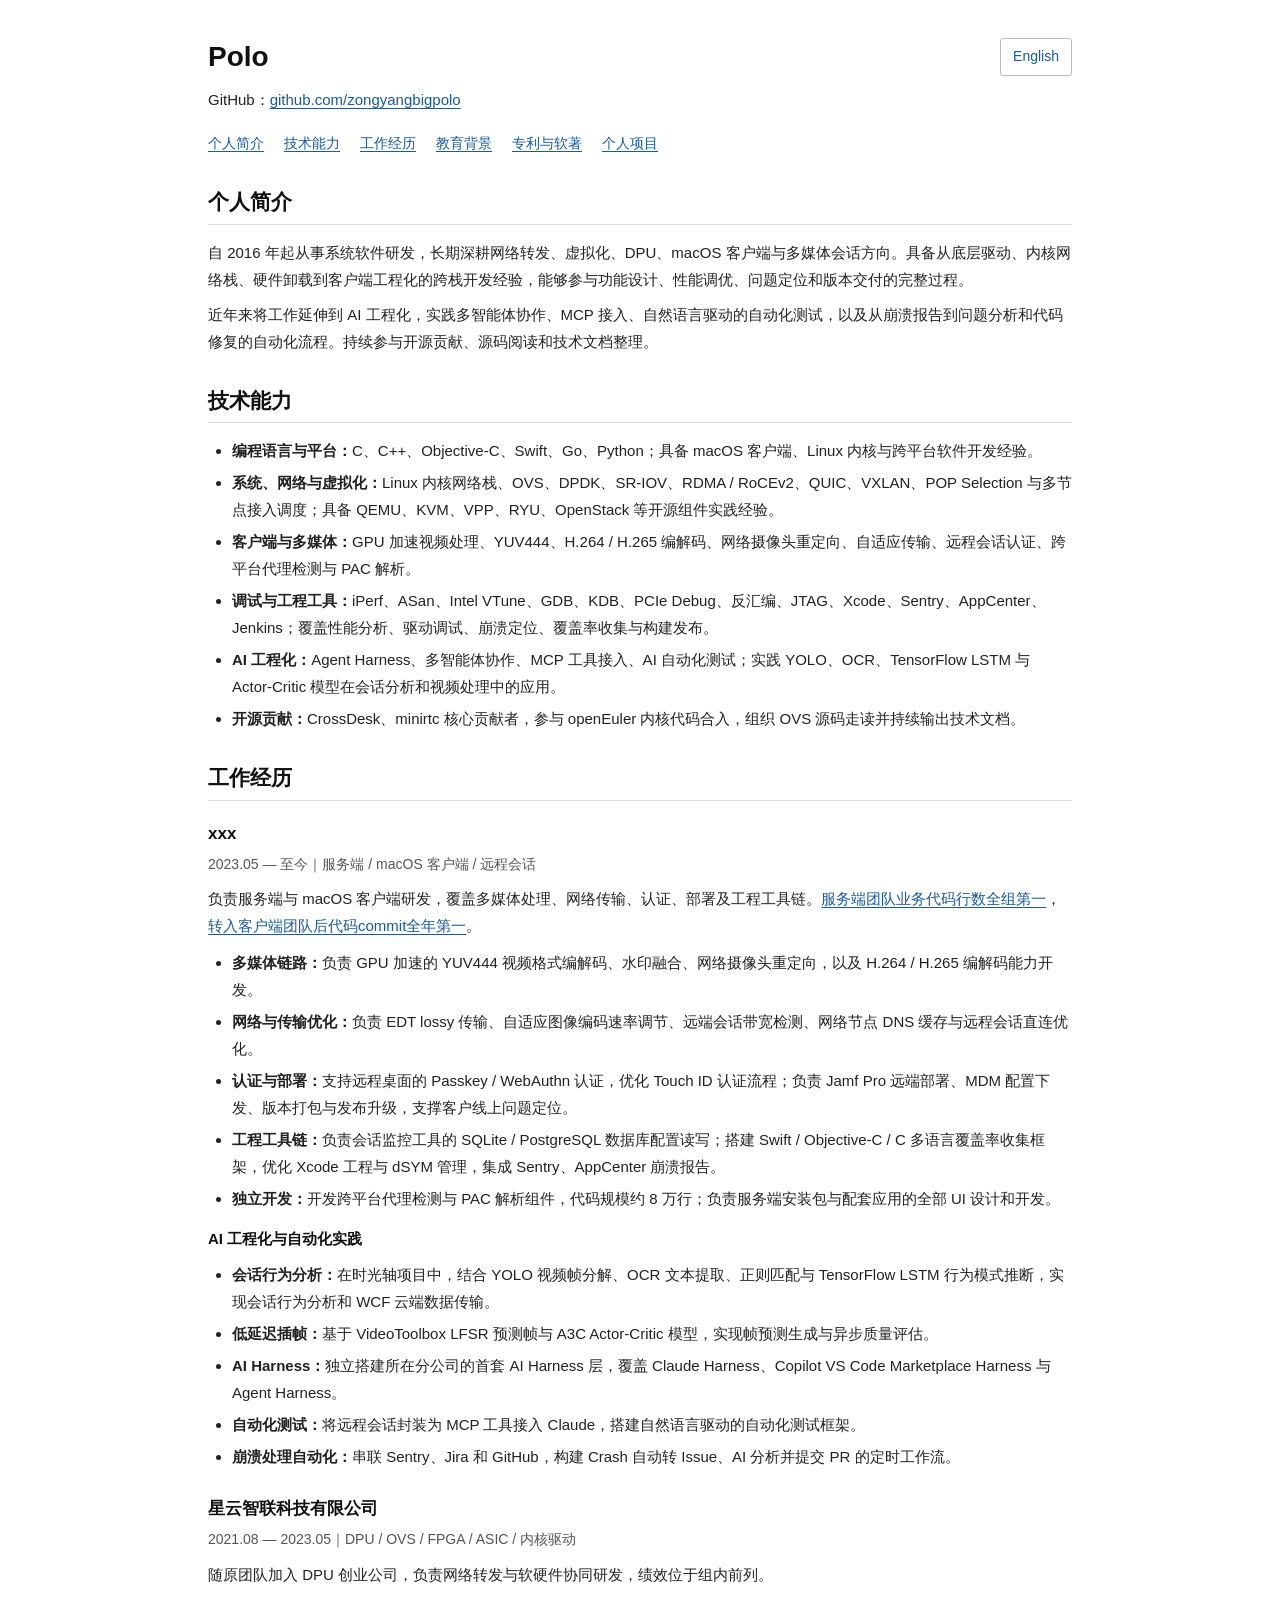
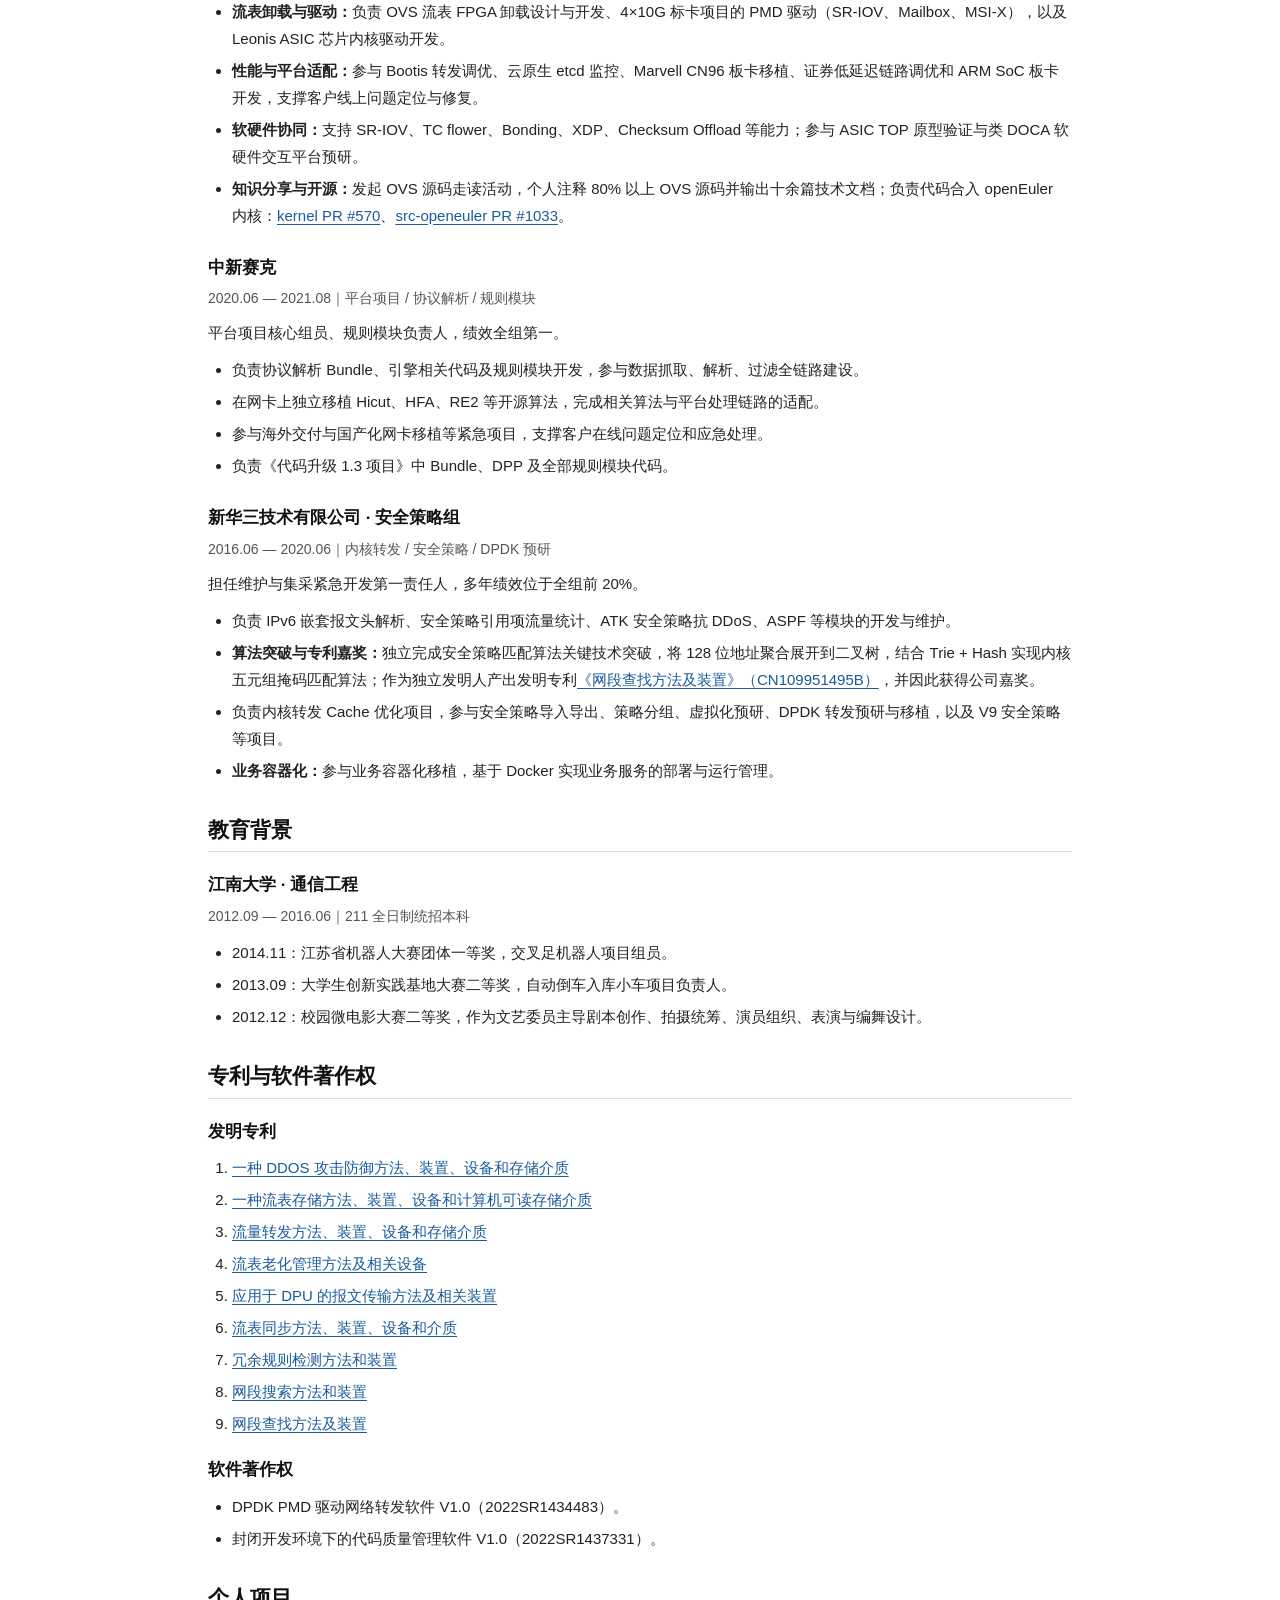
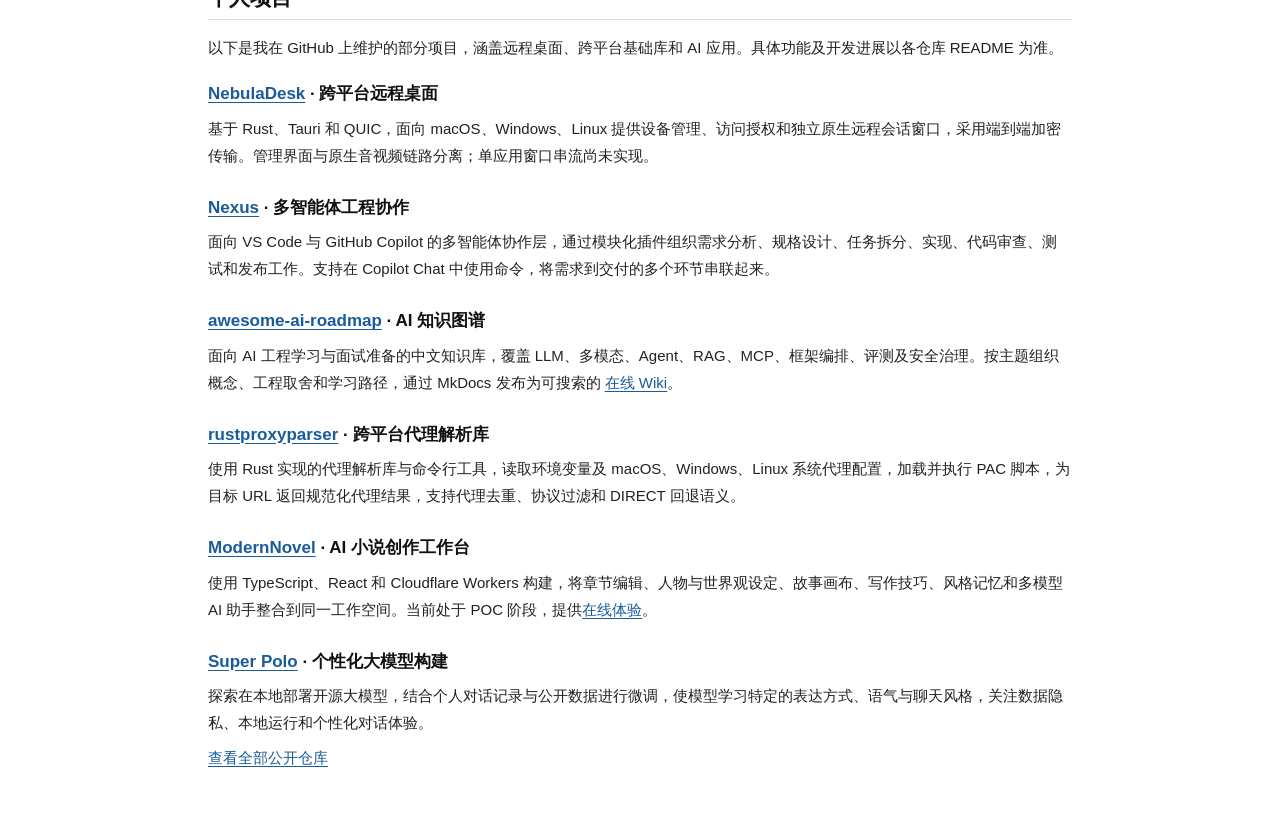
<file: index.html>
<!doctype html>
<html lang="zh-CN">
  <head>
    <meta charset="UTF-8" />
    <meta name="viewport" content="width=device-width, initial-scale=1.0" />
    <meta name="color-scheme" content="light" />
    <meta name="description" content="Polo 的个人简历与项目介绍：系统软件、虚拟化网络、macOS 客户端、AI 工程化，工作经历、专利成果与开源项目。" />
    <title>Polo · 个人简历与项目</title>
    <link rel="canonical" href="https://zongyangbigpolo.github.io/" />
    <link rel="alternate" hreflang="zh-CN" href="https://zongyangbigpolo.github.io/" />
    <link rel="alternate" hreflang="en" href="https://zongyangbigpolo.github.io/en.html" />
    <link rel="stylesheet" href="./styles.css" />
  </head>
  <body>
    <header id="home">
      <div class="profile-heading">
        <h1>Polo</h1>
        <a class="language-switch" href="./en.html" lang="en" hreflang="en">English</a>
      </div>
      <p>GitHub：<a href="https://github.com/zongyangbigpolo">github.com/zongyangbigpolo</a></p>
      <nav aria-label="页面目录">
        <a href="#about">个人简介</a>
        <a href="#skills">技术能力</a>
        <a href="#experience">工作经历</a>
        <a href="#education">教育背景</a>
        <a href="#recognition">专利与软著</a>
        <a href="#projects">个人项目</a>
      </nav>
    </header>

    <main id="main">
      <section id="about" aria-labelledby="about-title">
        <h2 id="about-title">个人简介</h2>
        <p>自 2016 年起从事系统软件研发，长期深耕网络转发、虚拟化、DPU、macOS 客户端与多媒体会话方向。具备从底层驱动、内核网络栈、硬件卸载到客户端工程化的跨栈开发经验，能够参与功能设计、性能调优、问题定位和版本交付的完整过程。</p>
        <p>近年来将工作延伸到 AI 工程化，实践多智能体协作、MCP 接入、自然语言驱动的自动化测试，以及从崩溃报告到问题分析和代码修复的自动化流程。持续参与开源贡献、源码阅读和技术文档整理。</p>
      </section>

      <section id="skills" aria-labelledby="skills-title">
        <h2 id="skills-title">技术能力</h2>
        <ul>
          <li><strong>编程语言与平台：</strong>C、C++、Objective-C、Swift、Go、Python；具备 macOS 客户端、Linux 内核与跨平台软件开发经验。</li>
          <li><strong>系统、网络与虚拟化：</strong>Linux 内核网络栈、OVS、DPDK、SR-IOV、RDMA / RoCEv2、QUIC、VXLAN、POP Selection 与多节点接入调度；具备 QEMU、KVM、VPP、RYU、OpenStack 等开源组件实践经验。</li>
          <li><strong>客户端与多媒体：</strong>GPU 加速视频处理、YUV444、H.264 / H.265 编解码、网络摄像头重定向、自适应传输、远程会话认证、跨平台代理检测与 PAC 解析。</li>
          <li><strong>调试与工程工具：</strong>iPerf、ASan、Intel VTune、GDB、KDB、PCIe Debug、反汇编、JTAG、Xcode、Sentry、AppCenter、Jenkins；覆盖性能分析、驱动调试、崩溃定位、覆盖率收集与构建发布。</li>
          <li><strong>AI 工程化：</strong>Agent Harness、多智能体协作、MCP 工具接入、AI 自动化测试；实践 YOLO、OCR、TensorFlow LSTM 与 Actor-Critic 模型在会话分析和视频处理中的应用。</li>
          <li><strong>开源贡献：</strong>CrossDesk、minirtc 核心贡献者，参与 openEuler 内核代码合入，组织 OVS 源码走读并持续输出技术文档。</li>
        </ul>
      </section>

      <!-- Keep the current employer anonymized; omit private contact details, portrait and original resume. -->
      <section id="experience" aria-labelledby="experience-title">
        <h2 id="experience-title">工作经历</h2>

        <article>
          <h3>xxx</h3>
          <p class="entry-meta"><time datetime="2023-05">2023.05</time> — 至今｜服务端 / macOS 客户端 / 远程会话</p>
          <p>负责服务端与 macOS 客户端研发，覆盖多媒体处理、网络传输、认证、部署及工程工具链。<a href="https://raw.githubusercontent.com/zongyangbigpolo/dazhanxiaokala/main/resume-assets/images/server-code-contributions.jpg" target="_blank" rel="noopener noreferrer">服务端团队业务代码行数全组第一</a>，<a href="https://raw.githubusercontent.com/zongyangbigpolo/dazhanxiaokala/main/resume-assets/images/client-commit-contributions-2025-2026.png" target="_blank" rel="noopener noreferrer" title="统计区间：2025.10.25—2026.10.25">转入客户端团队后代码commit全年第一</a>。</p>
          <ul>
            <li><strong>多媒体链路：</strong>负责 GPU 加速的 YUV444 视频格式编解码、水印融合、网络摄像头重定向，以及 H.264 / H.265 编解码能力开发。</li>
            <li><strong>网络与传输优化：</strong>负责 EDT lossy 传输、自适应图像编码速率调节、远端会话带宽检测、网络节点 DNS 缓存与远程会话直连优化。</li>
            <li><strong>认证与部署：</strong>支持远程桌面的 Passkey / WebAuthn 认证，优化 Touch ID 认证流程；负责 Jamf Pro 远端部署、MDM 配置下发、版本打包与发布升级，支撑客户线上问题定位。</li>
            <li><strong>工程工具链：</strong>负责会话监控工具的 SQLite / PostgreSQL 数据库配置读写；搭建 Swift / Objective-C / C 多语言覆盖率收集框架，优化 Xcode 工程与 dSYM 管理，集成 Sentry、AppCenter 崩溃报告。</li>
            <li><strong>独立开发：</strong>开发跨平台代理检测与 PAC 解析组件，代码规模约 8 万行；负责服务端安装包与配套应用的全部 UI 设计和开发。</li>
          </ul>
          <h4>AI 工程化与自动化实践</h4>
          <ul>
            <li><strong>会话行为分析：</strong>在时光轴项目中，结合 YOLO 视频帧分解、OCR 文本提取、正则匹配与 TensorFlow LSTM 行为模式推断，实现会话行为分析和 WCF 云端数据传输。</li>
            <li><strong>低延迟插帧：</strong>基于 VideoToolbox LFSR 预测帧与 A3C Actor-Critic 模型，实现帧预测生成与异步质量评估。</li>
            <li><strong>AI Harness：</strong>独立搭建所在分公司的首套 AI Harness 层，覆盖 Claude Harness、Copilot VS Code Marketplace Harness 与 Agent Harness。</li>
            <li><strong>自动化测试：</strong>将远程会话封装为 MCP 工具接入 Claude，搭建自然语言驱动的自动化测试框架。</li>
            <li><strong>崩溃处理自动化：</strong>串联 Sentry、Jira 和 GitHub，构建 Crash 自动转 Issue、AI 分析并提交 PR 的定时工作流。</li>
          </ul>
        </article>

        <article>
          <h3>星云智联科技有限公司</h3>
          <p class="entry-meta"><time datetime="2021-08">2021.08</time> — <time datetime="2023-05">2023.05</time>｜DPU / OVS / FPGA / ASIC / 内核驱动</p>
          <p>随原团队加入 DPU 创业公司，负责网络转发与软硬件协同研发，绩效位于组内前列。</p>
          <ul>
            <li><strong>流表卸载与驱动：</strong>负责 OVS 流表 FPGA 卸载设计与开发、4×10G 标卡项目的 PMD 驱动（SR-IOV、Mailbox、MSI-X），以及 Leonis ASIC 芯片内核驱动开发。</li>
            <li><strong>性能与平台适配：</strong>参与 Bootis 转发调优、云原生 etcd 监控、Marvell CN96 板卡移植、证券低延迟链路调优和 ARM SoC 板卡开发，支撑客户线上问题定位与修复。</li>
            <li><strong>软硬件协同：</strong>支持 SR-IOV、TC flower、Bonding、XDP、Checksum Offload 等能力；参与 ASIC TOP 原型验证与类 DOCA 软硬件交互平台预研。</li>
            <li><strong>知识分享与开源：</strong>发起 OVS 源码走读活动，个人注释 80% 以上 OVS 源码并输出十余篇技术文档；负责代码合入 openEuler 内核：<a href="https://gitee.com/openeuler/kernel/pulls/570">kernel PR #570</a>、<a href="https://gitee.com/src-openeuler/kernel/pulls/1033">src-openeuler PR #1033</a>。</li>
          </ul>
        </article>

        <article>
          <h3>中新赛克</h3>
          <p class="entry-meta"><time datetime="2020-06">2020.06</time> — <time datetime="2021-08">2021.08</time>｜平台项目 / 协议解析 / 规则模块</p>
          <p>平台项目核心组员、规则模块负责人，绩效全组第一。</p>
          <ul>
            <li>负责协议解析 Bundle、引擎相关代码及规则模块开发，参与数据抓取、解析、过滤全链路建设。</li>
            <li>在网卡上独立移植 Hicut、HFA、RE2 等开源算法，完成相关算法与平台处理链路的适配。</li>
            <li>参与海外交付与国产化网卡移植等紧急项目，支撑客户在线问题定位和应急处理。</li>
            <li>负责《代码升级 1.3 项目》中 Bundle、DPP 及全部规则模块代码。</li>
          </ul>
        </article>

        <article>
          <h3>新华三技术有限公司 · 安全策略组</h3>
          <p class="entry-meta"><time datetime="2016-06">2016.06</time> — <time datetime="2020-06">2020.06</time>｜内核转发 / 安全策略 / DPDK 预研</p>
          <p>担任维护与集采紧急开发第一责任人，多年绩效位于全组前 20%。</p>
          <ul>
            <li>负责 IPv6 嵌套报文头解析、安全策略引用项流量统计、ATK 安全策略抗 DDoS、ASPF 等模块的开发与维护。</li>
            <li><strong>算法突破与专利嘉奖：</strong>独立完成安全策略匹配算法关键技术突破，将 128 位地址聚合展开到二叉树，结合 Trie + Hash 实现内核五元组掩码匹配算法；作为独立发明人产出发明专利<a href="https://patents.google.com/patent/CN109951495B/zh">《网段查找方法及装置》（CN109951495B）</a>，并因此获得公司嘉奖。</li>
            <li>负责内核转发 Cache 优化项目，参与安全策略导入导出、策略分组、虚拟化预研、DPDK 转发预研与移植，以及 V9 安全策略等项目。</li>
            <li><strong>业务容器化：</strong>参与业务容器化移植，基于 Docker 实现业务服务的部署与运行管理。</li>
          </ul>
        </article>
      </section>

      <section id="education" aria-labelledby="education-title">
        <h2 id="education-title">教育背景</h2>
        <h3>江南大学 · 通信工程</h3>
        <p class="entry-meta"><time datetime="2012-09">2012.09</time> — <time datetime="2016-06">2016.06</time>｜211 全日制统招本科</p>
        <ul>
          <li>2014.11：江苏省机器人大赛团体一等奖，交叉足机器人项目组员。</li>
          <li>2013.09：大学生创新实践基地大赛二等奖，自动倒车入库小车项目负责人。</li>
          <li>2012.12：校园微电影大赛二等奖，作为文艺委员主导剧本创作、拍摄统筹、演员组织、表演与编舞设计。</li>
        </ul>
      </section>

      <section id="recognition" aria-labelledby="recognition-title">
        <h2 id="recognition-title">专利与软件著作权</h2>
        <h3>发明专利</h3>
        <ol class="patent-list">
          <li><a href="https://patents.google.com/patent/CN115314297B/zh">一种 DDOS 攻击防御方法、装置、设备和存储介质</a></li>
          <li><a href="https://patents.google.com/patent/CN115277553B/zh">一种流表存储方法、装置、设备和计算机可读存储介质</a></li>
          <li><a href="https://patents.google.com/patent/CN114884883B/zh">流量转发方法、装置、设备和存储介质</a></li>
          <li><a href="https://patents.google.com/patent/CN114915587B/zh">流表老化管理方法及相关设备</a></li>
          <li><a href="https://patents.google.com/patent/CN114726788B/zh">应用于 DPU 的报文传输方法及相关装置</a></li>
          <li><a href="https://patents.google.com/patent/CN114448891B/zh">流表同步方法、装置、设备和介质</a></li>
          <li><a href="https://patents.google.com/patent/CN110474929B/zh">冗余规则检测方法和装置</a></li>
          <li><a href="https://patents.google.com/patent/CN109951393B/zh">网段搜索方法和装置</a></li>
          <li><a href="https://patents.google.com/patent/CN109951495B/zh">网段查找方法及装置</a></li>
        </ol>
        <h3>软件著作权</h3>
        <ul>
          <li>DPDK PMD 驱动网络转发软件 V1.0（2022SR1434483）。</li>
          <li>封闭开发环境下的代码质量管理软件 V1.0（2022SR1437331）。</li>
        </ul>
      </section>

      <section id="projects" aria-labelledby="projects-title">
        <h2 id="projects-title">个人项目</h2>
        <p>以下是我在 GitHub 上维护的部分项目，涵盖远程桌面、跨平台基础库和 AI 应用。具体功能及开发进展以各仓库 README 为准。</p>
        <article>
          <h3><a href="https://github.com/zongyangbigpolo/NebulaDesk">NebulaDesk</a> · 跨平台远程桌面</h3>
          <p>基于 Rust、Tauri 和 QUIC，面向 macOS、Windows、Linux 提供设备管理、访问授权和独立原生远程会话窗口，采用端到端加密传输。管理界面与原生音视频链路分离；单应用窗口串流尚未实现。</p>
        </article>
        <article>
          <h3><a href="https://github.com/zongyangbigpolo/Nexus">Nexus</a> · 多智能体工程协作</h3>
          <p>面向 VS Code 与 GitHub Copilot 的多智能体协作层，通过模块化插件组织需求分析、规格设计、任务拆分、实现、代码审查、测试和发布工作。支持在 Copilot Chat 中使用命令，将需求到交付的多个环节串联起来。</p>
        </article>
        <article>
          <h3><a href="https://github.com/zongyangbigpolo/awesome-ai-roadmap">awesome-ai-roadmap</a> · AI 知识图谱</h3>
          <p>面向 AI 工程学习与面试准备的中文知识库，覆盖 LLM、多模态、Agent、RAG、MCP、框架编排、评测及安全治理。按主题组织概念、工程取舍和学习路径，通过 MkDocs 发布为可搜索的 <a href="https://zongyangbigpolo.github.io/awesome-ai-roadmap/">在线 Wiki</a>。</p>
        </article>
        <article>
          <h3><a href="https://github.com/zongyangbigpolo/rustproxyparser">rustproxyparser</a> · 跨平台代理解析库</h3>
          <p>使用 Rust 实现的代理解析库与命令行工具，读取环境变量及 macOS、Windows、Linux 系统代理配置，加载并执行 PAC 脚本，为目标 URL 返回规范化代理结果，支持代理去重、协议过滤和 DIRECT 回退语义。</p>
        </article>
        <article>
          <h3><a href="https://github.com/zongyangbigpolo/ModernNovel">ModernNovel</a> · AI 小说创作工作台</h3>
          <p>使用 TypeScript、React 和 Cloudflare Workers 构建，将章节编辑、人物与世界观设定、故事画布、写作技巧、风格记忆和多模型 AI 助手整合到同一工作空间。当前处于 POC 阶段，提供<a href="https://modernnovel.zongyangpolo.workers.dev/">在线体验</a>。</p>
        </article>
        <article>
          <h3><a href="https://github.com/zongyangbigpolo/Super-Polo-Custom-LLM-Builder">Super Polo</a> · 个性化大模型构建</h3>
          <p>探索在本地部署开源大模型，结合个人对话记录与公开数据进行微调，使模型学习特定的表达方式、语气与聊天风格，关注数据隐私、本地运行和个性化对话体验。</p>
        </article>
        <p><a href="https://github.com/zongyangbigpolo?tab=repositories">查看全部公开仓库</a></p>
      </section>
    </main>
  </body>
</html>
</file>
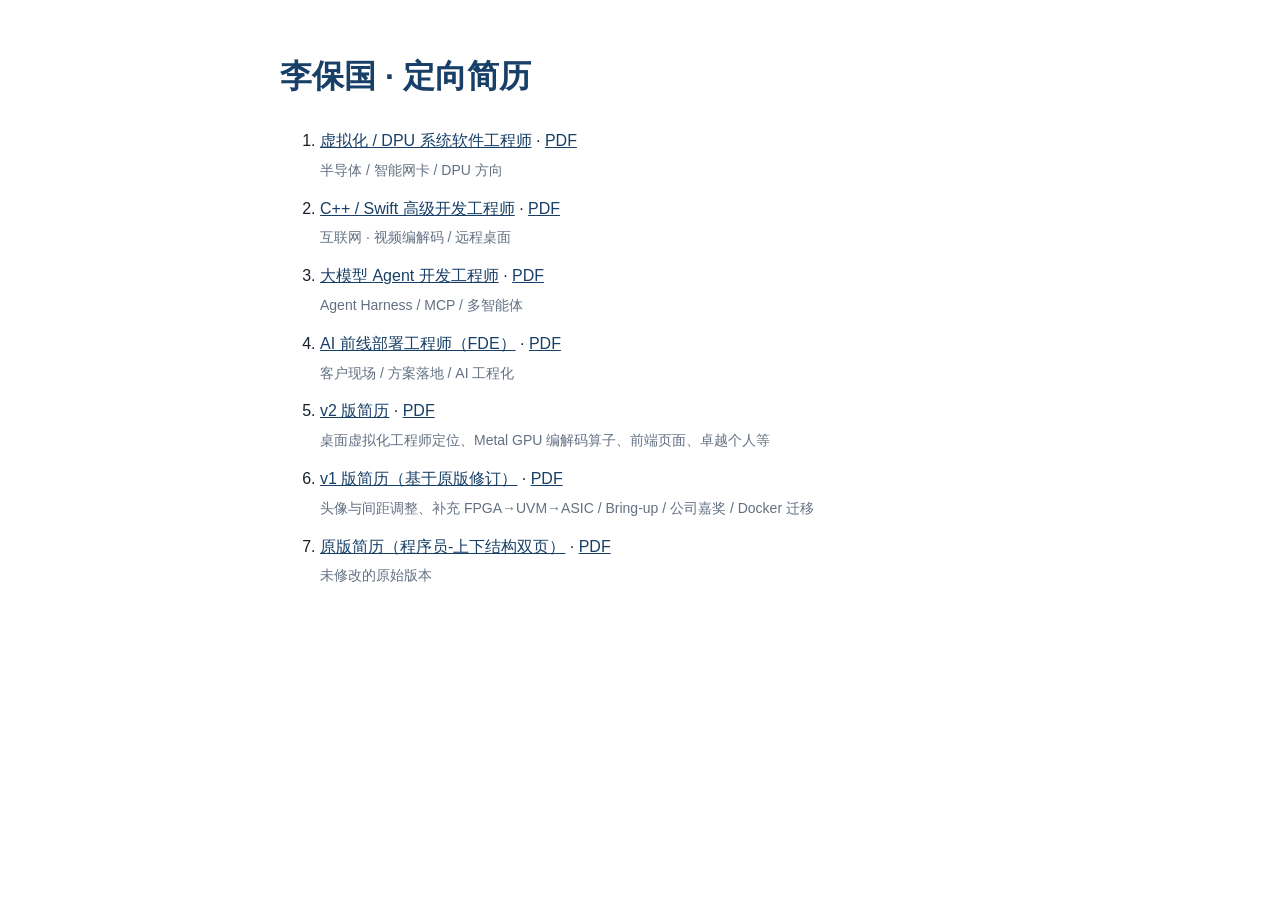
<file: resumes/index.html>
<!doctype html>
<html lang="zh-CN">
  <head>
    <meta charset="UTF-8" />
    <meta name="viewport" content="width=device-width, initial-scale=1.0" />
    <meta name="robots" content="noindex" />
    <title>李保国 · 定向简历</title>
    <style>
      body { max-width: 720px; margin: 48px auto; padding: 0 24px; font-family: -apple-system, BlinkMacSystemFont, "PingFang SC", "Microsoft YaHei", sans-serif; color: #17202a; line-height: 1.8; }
      h1 { color: #173f67; } a { color: #173f67; } li { margin: 10px 0; } span { color: #637083; font-size: 14px; }
    </style>
  </head>
  <body>
    <h1>李保国 · 定向简历</h1>
    <ol>
      <li><a href="./virtualization.html">虚拟化 / DPU 系统软件工程师</a> · <a href="./pdf/李保国-虚拟化系统软件工程师简历.pdf">PDF</a><br /><span>半导体 / 智能网卡 / DPU 方向</span></li>
      <li><a href="./video-remote-desktop.html">C++ / Swift 高级开发工程师</a> · <a href="./pdf/李保国-C++Swift高级开发工程师简历.pdf">PDF</a><br /><span>互联网 · 视频编解码 / 远程桌面</span></li>
      <li><a href="./llm-agent.html">大模型 Agent 开发工程师</a> · <a href="./pdf/李保国-大模型Agent开发工程师简历.pdf">PDF</a><br /><span>Agent Harness / MCP / 多智能体</span></li>
      <li><a href="./fde.html">AI 前线部署工程师（FDE）</a> · <a href="./pdf/李保国-AI前线部署工程师FDE简历.pdf">PDF</a><br /><span>客户现场 / 方案落地 / AI 工程化</span></li>
      <li><a href="./v2/">v2 版简历</a> · <a href="./v2/李保国-简历-v2.pdf">PDF</a><br /><span>桌面虚拟化工程师定位、Metal GPU 编解码算子、前端页面、卓越个人等</span></li>
      <li><a href="./v1/">v1 版简历（基于原版修订）</a> · <a href="./v1/李保国-简历-v1.pdf">PDF</a><br /><span>头像与间距调整、补充 FPGA→UVM→ASIC / Bring-up / 公司嘉奖 / Docker 迁移</span></li>
      <li><a href="./original/">原版简历（程序员-上下结构双页）</a> · <a href="./original/李保国-程序员简历.pdf">PDF</a><br /><span>未修改的原始版本</span></li>
    </ol>
  </body>
</html>
</file>
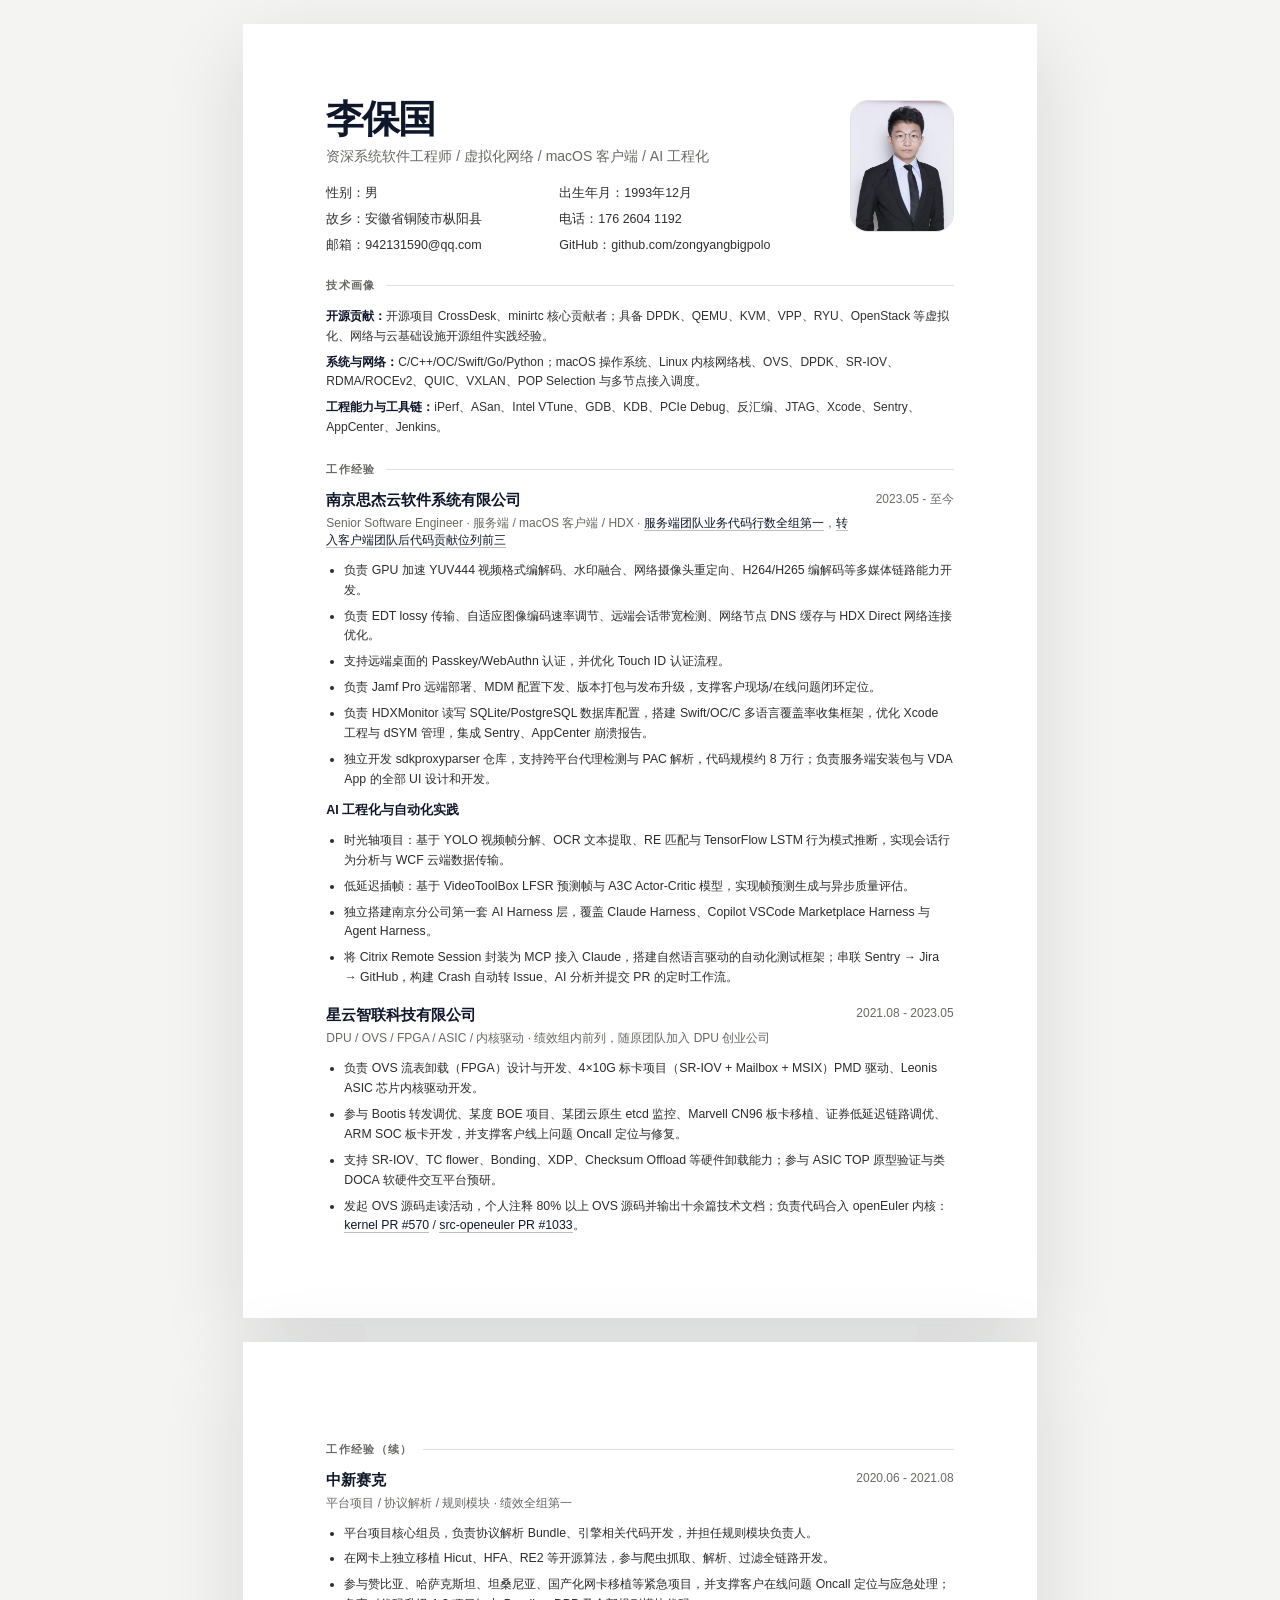
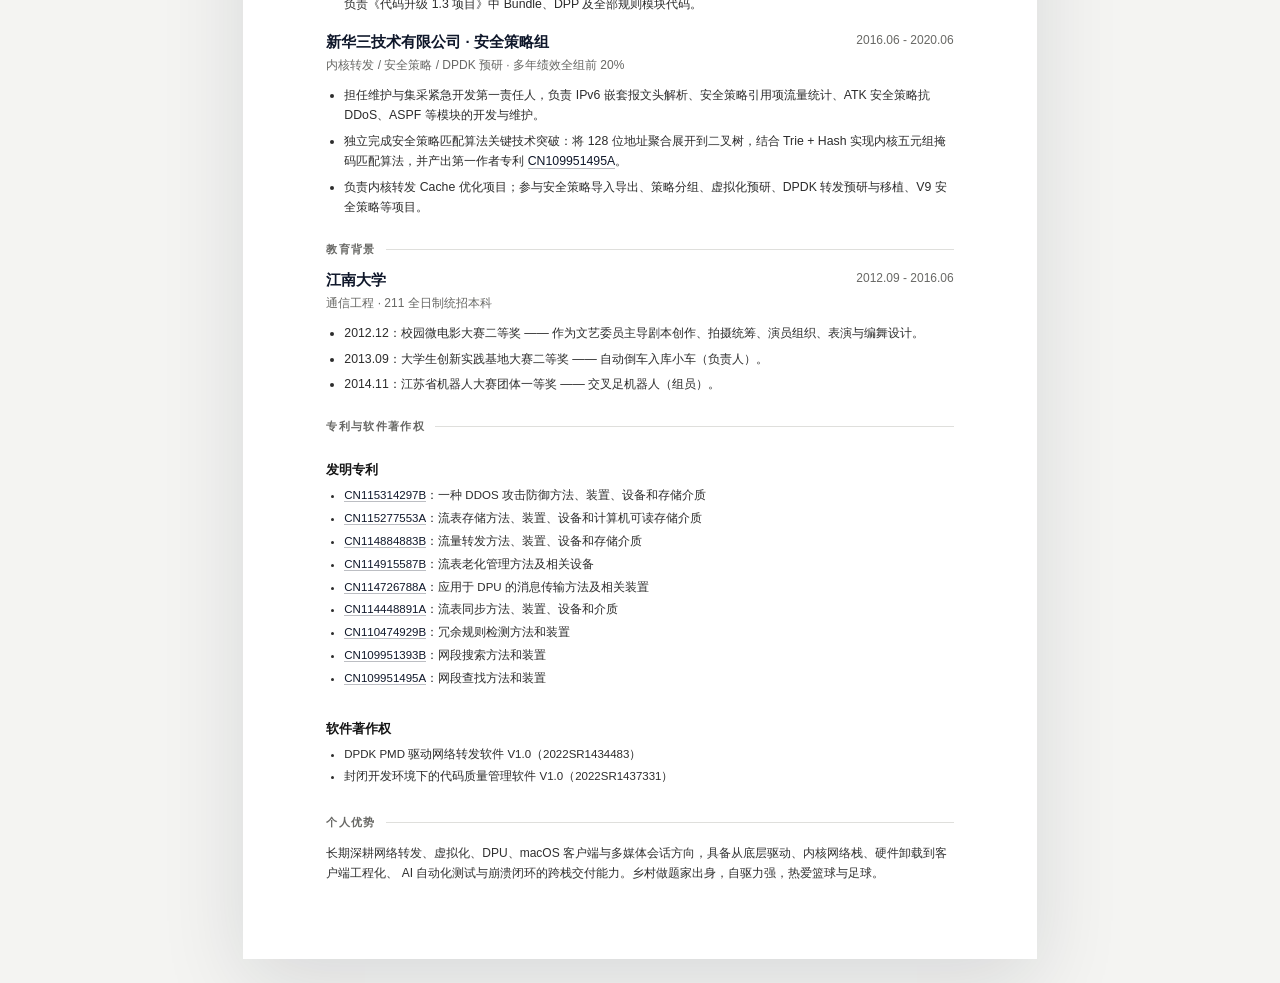
<file: resumes/original/index.html>
<!doctype html>
<html lang="zh-CN">
  <head>
    <meta charset="UTF-8" />
    <meta name="viewport" content="width=device-width, initial-scale=1.0" />
    <title>资深程序员上下结构双页简历</title>
    <link rel="stylesheet" href="./styles.css" />
  </head>
  <body>
    <main class="resume-doc">
      <section class="resume-page page-one">
        <header class="top-profile">
          <div class="identity">
            <h1>李保国</h1>
            <p class="role">资深系统软件工程师 / 虚拟化网络 / macOS 客户端 / AI 工程化</p>
            <ul class="contact-list">
              <li>性别：男</li>
              <li>出生年月：1993年12月</li>
              <li>故乡：安徽省铜陵市枞阳县</li>
              <li>电话：176 2604 1192</li>
              <li>邮箱：942131590@qq.com</li>
              <li>GitHub：github.com/zongyangbigpolo</li>
            </ul>
          </div>

          <section class="photo-box" aria-label="照片区域">
            <img src="./libaoguo.jpg" alt="李保国证件照" />
          </section>
        </header>

        <section class="skills-section">
          <div class="section-divider">技术画像</div>
          <div class="skill-lines">
            <p><strong>开源贡献：</strong>开源项目 CrossDesk、minirtc 核心贡献者；具备 DPDK、QEMU、KVM、VPP、RYU、OpenStack 等虚拟化、网络与云基础设施开源组件实践经验。</p>
            <p><strong>系统与网络：</strong>C/C++/OC/Swift/Go/Python；macOS 操作系统、Linux 内核网络栈、OVS、DPDK、SR-IOV、RDMA/ROCEv2、QUIC、VXLAN、POP Selection 与多节点接入调度。</p>
            <p><strong>工程能力与工具链：</strong>iPerf、ASan、Intel VTune、GDB、KDB、PCIe Debug、反汇编、JTAG、Xcode、Sentry、AppCenter、Jenkins。</p>
          </div>
        </section>

        <section class="experience-section">
          <div class="section-divider">工作经验</div>

          <article class="entry">
            <div class="entry-header">
              <div>
                <h2>南京思杰云软件系统有限公司</h2>
                <p>Senior Software Engineer · 服务端 / macOS 客户端 / HDX · <a href="https://raw.githubusercontent.com/zongyangbigpolo/dazhanxiaokala/main/resume-assets/images/server-code-contributions.jpg">服务端团队业务代码行数全组第一</a>，<a href="https://raw.githubusercontent.com/zongyangbigpolo/dazhanxiaokala/main/resume-assets/images/client-commit-contributions-2025-2026.png">转入客户端团队后代码贡献位列前三</a></p>
              </div>
              <time>2023.05 - 至今</time>
            </div>
            <ul>
              <li>负责 GPU 加速 YUV444 视频格式编解码、水印融合、网络摄像头重定向、H264/H265 编解码等多媒体链路能力开发。</li>
              <li>负责 EDT lossy 传输、自适应图像编码速率调节、远端会话带宽检测、网络节点 DNS 缓存与 HDX Direct 网络连接优化。</li>
              <li>支持远端桌面的 Passkey/WebAuthn 认证，并优化 Touch ID 认证流程。</li>
              <li>负责 Jamf Pro 远端部署、MDM 配置下发、版本打包与发布升级，支撑客户现场/在线问题闭环定位。</li>
              <li>负责 HDXMonitor 读写 SQLite/PostgreSQL 数据库配置，搭建 Swift/OC/C 多语言覆盖率收集框架，优化 Xcode 工程与 dSYM 管理，集成 Sentry、AppCenter 崩溃报告。</li>
              <li>独立开发 sdkproxyparser 仓库，支持跨平台代理检测与 PAC 解析，代码规模约 8 万行；负责服务端安装包与 VDA App 的全部 UI 设计和开发。</li>
            </ul>
            <h3 class="subsection-title">AI 工程化与自动化实践</h3>
            <ul>
              <li>时光轴项目：基于 YOLO 视频帧分解、OCR 文本提取、RE 匹配与 TensorFlow LSTM 行为模式推断，实现会话行为分析与 WCF 云端数据传输。</li>
              <li>低延迟插帧：基于 VideoToolBox LFSR 预测帧与 A3C Actor-Critic 模型，实现帧预测生成与异步质量评估。</li>
              <li>独立搭建南京分公司第一套 AI Harness 层，覆盖 Claude Harness、Copilot VSCode Marketplace Harness 与 Agent Harness。</li>
              <li>将 Citrix Remote Session 封装为 MCP 接入 Claude，搭建自然语言驱动的自动化测试框架；串联 Sentry → Jira → GitHub，构建 Crash 自动转 Issue、AI 分析并提交 PR 的定时工作流。</li>
            </ul>
          </article>

          <article class="entry">
            <div class="entry-header">
              <div>
                <h2>星云智联科技有限公司</h2>
                <p>DPU / OVS / FPGA / ASIC / 内核驱动 · 绩效组内前列，随原团队加入 DPU 创业公司</p>
              </div>
              <time>2021.08 - 2023.05</time>
            </div>
            <ul>
              <li>负责 OVS 流表卸载（FPGA）设计与开发、4×10G 标卡项目（SR-IOV + Mailbox + MSIX）PMD 驱动、Leonis ASIC 芯片内核驱动开发。</li>
              <li>参与 Bootis 转发调优、某度 BOE 项目、某团云原生 etcd 监控、Marvell CN96 板卡移植、证券低延迟链路调优、ARM SOC 板卡开发，并支撑客户线上问题 Oncall 定位与修复。</li>
              <li>支持 SR-IOV、TC flower、Bonding、XDP、Checksum Offload 等硬件卸载能力；参与 ASIC TOP 原型验证与类 DOCA 软硬件交互平台预研。</li>
              <li>发起 OVS 源码走读活动，个人注释 80% 以上 OVS 源码并输出十余篇技术文档；负责代码合入 openEuler 内核：
                <a href="https://gitee.com/openeuler/kernel/pulls/570">kernel PR #570</a> /
                <a href="https://gitee.com/src-openeuler/kernel/pulls/1033">src-openeuler PR #1033</a>。
              </li>
            </ul>
          </article>
        </section>
      </section>

      <section class="resume-page page-two">
        <section class="experience-section">
          <div class="section-divider">工作经验（续）</div>

          <article class="entry">
            <div class="entry-header">
              <div>
                <h2>中新赛克</h2>
                <p>平台项目 / 协议解析 / 规则模块 · 绩效全组第一</p>
              </div>
              <time>2020.06 - 2021.08</time>
            </div>
            <ul>
              <li>平台项目核心组员，负责协议解析 Bundle、引擎相关代码开发，并担任规则模块负责人。</li>
              <li>在网卡上独立移植 Hicut、HFA、RE2 等开源算法，参与爬虫抓取、解析、过滤全链路开发。</li>
              <li>参与赞比亚、哈萨克斯坦、坦桑尼亚、国产化网卡移植等紧急项目，并支撑客户在线问题 Oncall 定位与应急处理；负责《代码升级 1.3 项目》中 Bundle、DPP 及全部规则模块代码。</li>
            </ul>
          </article>

          <article class="entry">
            <div class="entry-header">
              <div>
                <h2>新华三技术有限公司 · 安全策略组</h2>
                <p>内核转发 / 安全策略 / DPDK 预研 · 多年绩效全组前 20%</p>
              </div>
              <time>2016.06 - 2020.06</time>
            </div>
            <ul>
              <li>担任维护与集采紧急开发第一责任人，负责 IPv6 嵌套报文头解析、安全策略引用项流量统计、ATK 安全策略抗 DDoS、ASPF 等模块的开发与维护。</li>
              <li>独立完成安全策略匹配算法关键技术突破：将 128 位地址聚合展开到二叉树，结合 Trie + Hash 实现内核五元组掩码匹配算法，并产出第一作者专利
                <a href="https://patents.google.com/patent/CN109951495A/en?inventor=%E6%9D%8E%E4%BF%9D%E5%9B%BD&assignee=%E6%96%B0%E5%8D%8E%E4%B8%89&oq=%E6%9D%8E%E4%BF%9D%E5%9B%BD+%E6%96%B0%E5%8D%8E%E4%B8%89&sort=new">CN109951495A</a>。
              </li>
              <li>负责内核转发 Cache 优化项目；参与安全策略导入导出、策略分组、虚拟化预研、DPDK 转发预研与移植、V9 安全策略等项目。</li>
            </ul>
          </article>
        </section>

        <section class="education-section">
          <div class="section-divider">教育背景</div>
          <div class="education-row">
            <div>
              <h2>江南大学</h2>
              <p>通信工程 · 211 全日制统招本科</p>
            </div>
            <time>2012.09 - 2016.06</time>
          </div>
          <ul class="award-list">
            <li>2012.12：校园微电影大赛二等奖 —— 作为文艺委员主导剧本创作、拍摄统筹、演员组织、表演与编舞设计。</li>
            <li>2013.09：大学生创新实践基地大赛二等奖 —— 自动倒车入库小车（负责人）。</li>
            <li>2014.11：江苏省机器人大赛团体一等奖 —— 交叉足机器人（组员）。</li>
          </ul>
        </section>

        <section class="patent-section">
          <div class="section-divider">专利与软件著作权</div>
          <div class="patent-columns">
            <div>
              <h3>发明专利</h3>
              <ul class="compact-list">
                <li><a href="https://patents.google.com/patent/CN115314297B/en?inventor=%E6%9D%8E%E4%BF%9D%E5%9B%BD&assignee=%E6%98%9F%E4%BA%91%E6%99%BA%E8%81%94&oq=%E6%9D%8E%E4%BF%9D%E5%9B%BD+%E6%98%9F%E4%BA%91%E6%99%BA%E8%81%94&sort=new&peid=63a8f09e71b38%3A169%3A220fc347">CN115314297B</a>：一种 DDOS 攻击防御方法、装置、设备和存储介质</li>
                <li><a href="https://patents.google.com/patent/CN115277553A/en?inventor=%E6%9D%8E%E4%BF%9D%E5%9B%BD&assignee=%E6%98%9F%E4%BA%91%E6%99%BA%E8%81%94&oq=%E6%9D%8E%E4%BF%9D%E5%9B%BD+%E6%98%9F%E4%BA%91%E6%99%BA%E8%81%94&sort=new">CN115277553A</a>：流表存储方法、装置、设备和计算机可读存储介质</li>
                <li><a href="https://patents.google.com/patent/CN114884883B/en?inventor=%E6%9D%8E%E4%BF%9D%E5%9B%BD&assignee=%E6%98%9F%E4%BA%91%E6%99%BA%E8%81%94&oq=%E6%9D%8E%E4%BF%9D%E5%9B%BD+%E6%98%9F%E4%BA%91%E6%99%BA%E8%81%94&sort=new">CN114884883B</a>：流量转发方法、装置、设备和存储介质</li>
                <li><a href="https://patents.google.com/patent/CN114915587B/en?inventor=%E6%9D%8E%E4%BF%9D%E5%9B%BD&assignee=%E6%98%9F%E4%BA%91%E6%99%BA%E8%81%94&oq=%E6%9D%8E%E4%BF%9D%E5%9B%BD+%E6%98%9F%E4%BA%91%E6%99%BA%E8%81%94&sort=new">CN114915587B</a>：流表老化管理方法及相关设备</li>
                <li><a href="https://patents.google.com/patent/CN114726788A/en?inventor=%E6%9D%8E%E4%BF%9D%E5%9B%BD&assignee=%E6%98%9F%E4%BA%91%E6%99%BA%E8%81%94&oq=%E6%9D%8E%E4%BF%9D%E5%9B%BD+%E6%98%9F%E4%BA%91%E6%99%BA%E8%81%94&sort=new">CN114726788A</a>：应用于 DPU 的消息传输方法及相关装置</li>
                <li><a href="https://patents.google.com/patent/CN114448891A/en?inventor=%E6%9D%8E%E4%BF%9D%E5%9B%BD&assignee=%E6%98%9F%E4%BA%91%E6%99%BA%E8%81%94&oq=%E6%9D%8E%E4%BF%9D%E5%9B%BD+%E6%98%9F%E4%BA%91%E6%99%BA%E8%81%94&sort=new">CN114448891A</a>：流表同步方法、装置、设备和介质</li>
                <li><a href="https://patents.google.com/patent/CN110474929B/en?inventor=%E6%9D%8E%E4%BF%9D%E5%9B%BD&assignee=%E6%96%B0%E5%8D%8E%E4%B8%89&oq=%E6%9D%8E%E4%BF%9D%E5%9B%BD+%E6%96%B0%E5%8D%8E%E4%B8%89&sort=new">CN110474929B</a>：冗余规则检测方法和装置</li>
                <li><a href="https://patents.google.com/patent/CN109951393B/en?inventor=%E6%9D%8E%E4%BF%9D%E5%9B%BD&assignee=%E6%96%B0%E5%8D%8E%E4%B8%89&oq=%E6%9D%8E%E4%BF%9D%E5%9B%BD+%E6%96%B0%E5%8D%8E%E4%B8%89&sort=new">CN109951393B</a>：网段搜索方法和装置</li>
                <li><a href="https://patents.google.com/patent/CN109951495A/en?inventor=%E6%9D%8E%E4%BF%9D%E5%9B%BD&assignee=%E6%96%B0%E5%8D%8E%E4%B8%89&oq=%E6%9D%8E%E4%BF%9D%E5%9B%BD+%E6%96%B0%E5%8D%8E%E4%B8%89&sort=new">CN109951495A</a>：网段查找方法和装置</li>
              </ul>
            </div>
            <div>
              <h3>软件著作权</h3>
              <ul class="compact-list">
                <li>DPDK PMD 驱动网络转发软件 V1.0（2022SR1434483）</li>
                <li>封闭开发环境下的代码质量管理软件 V1.0（2022SR1437331）</li>
              </ul>
            </div>
          </div>
        </section>

        <section class="summary-section">
          <div class="section-divider">个人优势</div>
          <p>
            长期深耕网络转发、虚拟化、DPU、macOS 客户端与多媒体会话方向，具备从底层驱动、内核网络栈、硬件卸载到客户端工程化、
            AI 自动化测试与崩溃闭环的跨栈交付能力。乡村做题家出身，自驱力强，热爱篮球与足球。
          </p>
        </section>
      </section>
    </main>
  </body>
</html>
</file>
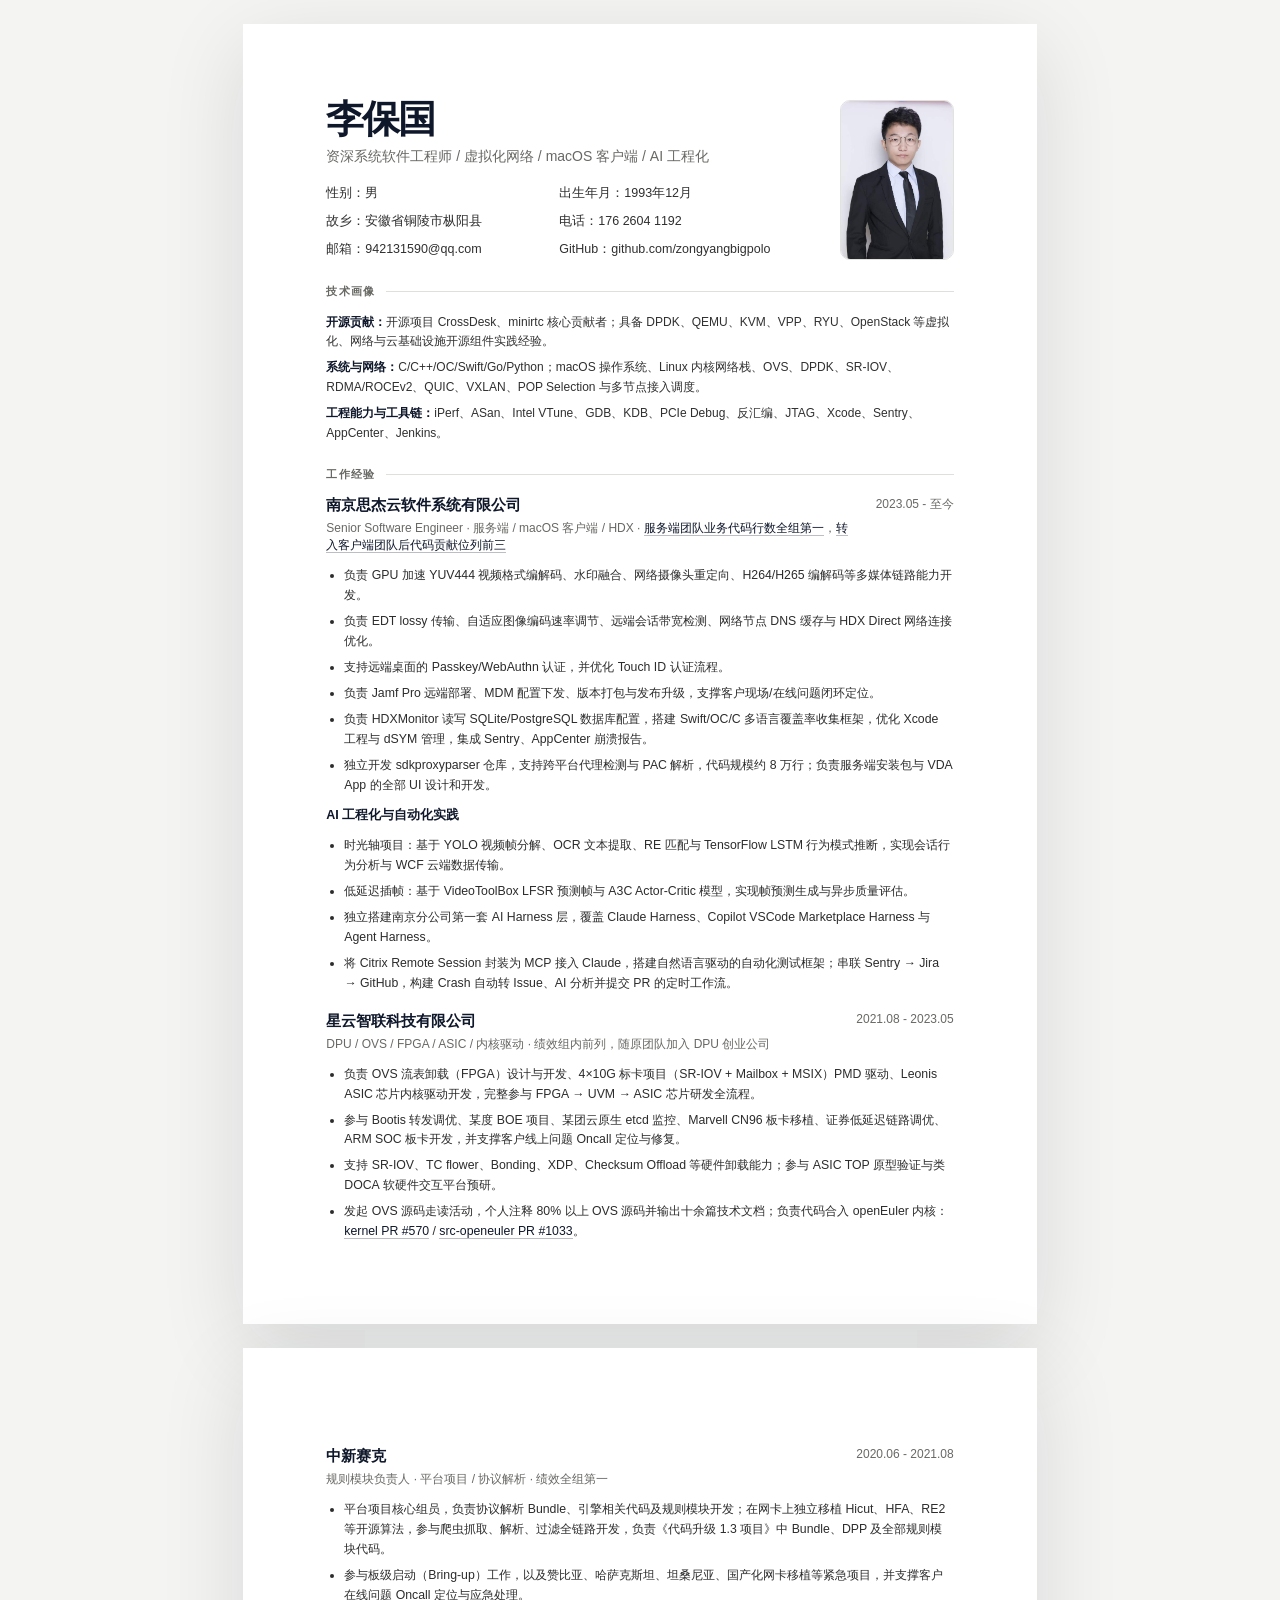
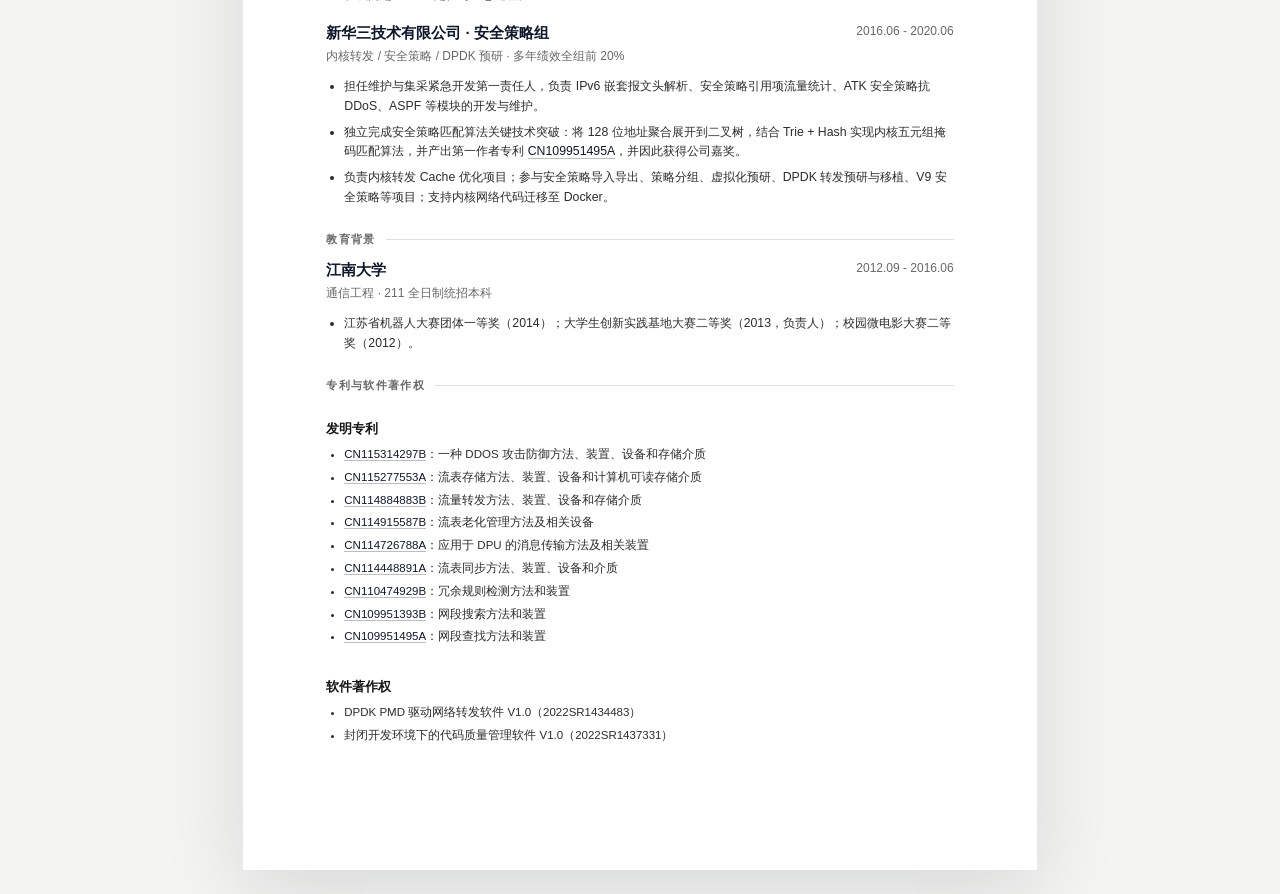
<file: resumes/v1/index.html>
<!doctype html>
<html lang="zh-CN">
  <head>
    <meta charset="UTF-8" />
    <meta name="viewport" content="width=device-width, initial-scale=1.0" />
    <title>资深程序员上下结构双页简历</title>
    <link rel="stylesheet" href="./styles.css" />
  </head>
  <body>
    <main class="resume-doc">
      <section class="resume-page page-one">
        <header class="top-profile">
          <div class="identity">
            <h1>李保国</h1>
            <p class="role">资深系统软件工程师 / 虚拟化网络 / macOS 客户端 / AI 工程化</p>
            <ul class="contact-list">
              <li>性别：男</li>
              <li>出生年月：1993年12月</li>
              <li>故乡：安徽省铜陵市枞阳县</li>
              <li>电话：176 2604 1192</li>
              <li>邮箱：942131590@qq.com</li>
              <li>GitHub：github.com/zongyangbigpolo</li>
            </ul>
          </div>

          <section class="photo-box" aria-label="照片区域">
            <img src="./libaoguo.jpg" alt="李保国证件照" />
          </section>
        </header>

        <section class="skills-section">
          <div class="section-divider">技术画像</div>
          <div class="skill-lines">
            <p><strong>开源贡献：</strong>开源项目 CrossDesk、minirtc 核心贡献者；具备 DPDK、QEMU、KVM、VPP、RYU、OpenStack 等虚拟化、网络与云基础设施开源组件实践经验。</p>
            <p><strong>系统与网络：</strong>C/C++/OC/Swift/Go/Python；macOS 操作系统、Linux 内核网络栈、OVS、DPDK、SR-IOV、RDMA/ROCEv2、QUIC、VXLAN、POP Selection 与多节点接入调度。</p>
            <p><strong>工程能力与工具链：</strong>iPerf、ASan、Intel VTune、GDB、KDB、PCIe Debug、反汇编、JTAG、Xcode、Sentry、AppCenter、Jenkins。</p>
          </div>
        </section>

        <section class="experience-section">
          <div class="section-divider">工作经验</div>

          <article class="entry">
            <div class="entry-header">
              <div>
                <h2>南京思杰云软件系统有限公司</h2>
                <p>Senior Software Engineer · 服务端 / macOS 客户端 / HDX · <a href="https://raw.githubusercontent.com/zongyangbigpolo/dazhanxiaokala/main/resume-assets/images/server-code-contributions.jpg">服务端团队业务代码行数全组第一</a>，<a href="https://raw.githubusercontent.com/zongyangbigpolo/dazhanxiaokala/main/resume-assets/images/client-commit-contributions-2025-2026.png">转入客户端团队后代码贡献位列前三</a></p>
              </div>
              <time>2023.05 - 至今</time>
            </div>
            <ul>
              <li>负责 GPU 加速 YUV444 视频格式编解码、水印融合、网络摄像头重定向、H264/H265 编解码等多媒体链路能力开发。</li>
              <li>负责 EDT lossy 传输、自适应图像编码速率调节、远端会话带宽检测、网络节点 DNS 缓存与 HDX Direct 网络连接优化。</li>
              <li>支持远端桌面的 Passkey/WebAuthn 认证，并优化 Touch ID 认证流程。</li>
              <li>负责 Jamf Pro 远端部署、MDM 配置下发、版本打包与发布升级，支撑客户现场/在线问题闭环定位。</li>
              <li>负责 HDXMonitor 读写 SQLite/PostgreSQL 数据库配置，搭建 Swift/OC/C 多语言覆盖率收集框架，优化 Xcode 工程与 dSYM 管理，集成 Sentry、AppCenter 崩溃报告。</li>
              <li>独立开发 sdkproxyparser 仓库，支持跨平台代理检测与 PAC 解析，代码规模约 8 万行；负责服务端安装包与 VDA App 的全部 UI 设计和开发。</li>
            </ul>
            <h3 class="subsection-title">AI 工程化与自动化实践</h3>
            <ul>
              <li>时光轴项目：基于 YOLO 视频帧分解、OCR 文本提取、RE 匹配与 TensorFlow LSTM 行为模式推断，实现会话行为分析与 WCF 云端数据传输。</li>
              <li>低延迟插帧：基于 VideoToolBox LFSR 预测帧与 A3C Actor-Critic 模型，实现帧预测生成与异步质量评估。</li>
              <li>独立搭建南京分公司第一套 AI Harness 层，覆盖 Claude Harness、Copilot VSCode Marketplace Harness 与 Agent Harness。</li>
              <li>将 Citrix Remote Session 封装为 MCP 接入 Claude，搭建自然语言驱动的自动化测试框架；串联 Sentry → Jira → GitHub，构建 Crash 自动转 Issue、AI 分析并提交 PR 的定时工作流。</li>
            </ul>
          </article>

          <article class="entry">
            <div class="entry-header">
              <div>
                <h2>星云智联科技有限公司</h2>
                <p>DPU / OVS / FPGA / ASIC / 内核驱动 · 绩效组内前列，随原团队加入 DPU 创业公司</p>
              </div>
              <time>2021.08 - 2023.05</time>
            </div>
            <ul>
              <li>负责 OVS 流表卸载（FPGA）设计与开发、4×10G 标卡项目（SR-IOV + Mailbox + MSIX）PMD 驱动、Leonis ASIC 芯片内核驱动开发，完整参与 FPGA → UVM → ASIC 芯片研发全流程。</li>
              <li>参与 Bootis 转发调优、某度 BOE 项目、某团云原生 etcd 监控、Marvell CN96 板卡移植、证券低延迟链路调优、ARM SOC 板卡开发，并支撑客户线上问题 Oncall 定位与修复。</li>
              <li>支持 SR-IOV、TC flower、Bonding、XDP、Checksum Offload 等硬件卸载能力；参与 ASIC TOP 原型验证与类 DOCA 软硬件交互平台预研。</li>
              <li>发起 OVS 源码走读活动，个人注释 80% 以上 OVS 源码并输出十余篇技术文档；负责代码合入 openEuler 内核：
                <a href="https://gitee.com/openeuler/kernel/pulls/570">kernel PR #570</a> /
                <a href="https://gitee.com/src-openeuler/kernel/pulls/1033">src-openeuler PR #1033</a>。
              </li>
            </ul>
          </article>
        </section>
      </section>

      <section class="resume-page page-two">
        <section class="experience-section">
          <article class="entry">
            <div class="entry-header">
              <div>
                <h2>中新赛克</h2>
                <p>规则模块负责人 · 平台项目 / 协议解析 · 绩效全组第一</p>
              </div>
              <time>2020.06 - 2021.08</time>
            </div>
            <ul>
              <li>平台项目核心组员，负责协议解析 Bundle、引擎相关代码及规则模块开发；在网卡上独立移植 Hicut、HFA、RE2 等开源算法，参与爬虫抓取、解析、过滤全链路开发，负责《代码升级 1.3 项目》中 Bundle、DPP 及全部规则模块代码。</li>
              <li>参与板级启动（Bring-up）工作，以及赞比亚、哈萨克斯坦、坦桑尼亚、国产化网卡移植等紧急项目，并支撑客户在线问题 Oncall 定位与应急处理。</li>
            </ul>
          </article>

          <article class="entry">
            <div class="entry-header">
              <div>
                <h2>新华三技术有限公司 · 安全策略组</h2>
                <p>内核转发 / 安全策略 / DPDK 预研 · 多年绩效全组前 20%</p>
              </div>
              <time>2016.06 - 2020.06</time>
            </div>
            <ul>
              <li>担任维护与集采紧急开发第一责任人，负责 IPv6 嵌套报文头解析、安全策略引用项流量统计、ATK 安全策略抗 DDoS、ASPF 等模块的开发与维护。</li>
              <li>独立完成安全策略匹配算法关键技术突破：将 128 位地址聚合展开到二叉树，结合 Trie + Hash 实现内核五元组掩码匹配算法，并产出第一作者专利
                <a href="https://patents.google.com/patent/CN109951495A/en?inventor=%E6%9D%8E%E4%BF%9D%E5%9B%BD&assignee=%E6%96%B0%E5%8D%8E%E4%B8%89&oq=%E6%9D%8E%E4%BF%9D%E5%9B%BD+%E6%96%B0%E5%8D%8E%E4%B8%89&sort=new">CN109951495A</a>，并因此获得公司嘉奖。
              </li>
              <li>负责内核转发 Cache 优化项目；参与安全策略导入导出、策略分组、虚拟化预研、DPDK 转发预研与移植、V9 安全策略等项目；支持内核网络代码迁移至 Docker。</li>
            </ul>
          </article>
        </section>

        <section class="education-section">
          <div class="section-divider">教育背景</div>
          <div class="education-row">
            <div>
              <h2>江南大学</h2>
              <p>通信工程 · 211 全日制统招本科</p>
            </div>
            <time>2012.09 - 2016.06</time>
          </div>
          <ul class="award-list">
            <li>江苏省机器人大赛团体一等奖（2014）；大学生创新实践基地大赛二等奖（2013，负责人）；校园微电影大赛二等奖（2012）。</li>
          </ul>
        </section>

        <section class="patent-section">
          <div class="section-divider">专利与软件著作权</div>
          <div class="patent-columns">
            <div>
              <h3>发明专利</h3>
              <ul class="compact-list">
                <li><a href="https://patents.google.com/patent/CN115314297B/en?inventor=%E6%9D%8E%E4%BF%9D%E5%9B%BD&assignee=%E6%98%9F%E4%BA%91%E6%99%BA%E8%81%94&oq=%E6%9D%8E%E4%BF%9D%E5%9B%BD+%E6%98%9F%E4%BA%91%E6%99%BA%E8%81%94&sort=new&peid=63a8f09e71b38%3A169%3A220fc347">CN115314297B</a>：一种 DDOS 攻击防御方法、装置、设备和存储介质</li>
                <li><a href="https://patents.google.com/patent/CN115277553A/en?inventor=%E6%9D%8E%E4%BF%9D%E5%9B%BD&assignee=%E6%98%9F%E4%BA%91%E6%99%BA%E8%81%94&oq=%E6%9D%8E%E4%BF%9D%E5%9B%BD+%E6%98%9F%E4%BA%91%E6%99%BA%E8%81%94&sort=new">CN115277553A</a>：流表存储方法、装置、设备和计算机可读存储介质</li>
                <li><a href="https://patents.google.com/patent/CN114884883B/en?inventor=%E6%9D%8E%E4%BF%9D%E5%9B%BD&assignee=%E6%98%9F%E4%BA%91%E6%99%BA%E8%81%94&oq=%E6%9D%8E%E4%BF%9D%E5%9B%BD+%E6%98%9F%E4%BA%91%E6%99%BA%E8%81%94&sort=new">CN114884883B</a>：流量转发方法、装置、设备和存储介质</li>
                <li><a href="https://patents.google.com/patent/CN114915587B/en?inventor=%E6%9D%8E%E4%BF%9D%E5%9B%BD&assignee=%E6%98%9F%E4%BA%91%E6%99%BA%E8%81%94&oq=%E6%9D%8E%E4%BF%9D%E5%9B%BD+%E6%98%9F%E4%BA%91%E6%99%BA%E8%81%94&sort=new">CN114915587B</a>：流表老化管理方法及相关设备</li>
                <li><a href="https://patents.google.com/patent/CN114726788A/en?inventor=%E6%9D%8E%E4%BF%9D%E5%9B%BD&assignee=%E6%98%9F%E4%BA%91%E6%99%BA%E8%81%94&oq=%E6%9D%8E%E4%BF%9D%E5%9B%BD+%E6%98%9F%E4%BA%91%E6%99%BA%E8%81%94&sort=new">CN114726788A</a>：应用于 DPU 的消息传输方法及相关装置</li>
                <li><a href="https://patents.google.com/patent/CN114448891A/en?inventor=%E6%9D%8E%E4%BF%9D%E5%9B%BD&assignee=%E6%98%9F%E4%BA%91%E6%99%BA%E8%81%94&oq=%E6%9D%8E%E4%BF%9D%E5%9B%BD+%E6%98%9F%E4%BA%91%E6%99%BA%E8%81%94&sort=new">CN114448891A</a>：流表同步方法、装置、设备和介质</li>
                <li><a href="https://patents.google.com/patent/CN110474929B/en?inventor=%E6%9D%8E%E4%BF%9D%E5%9B%BD&assignee=%E6%96%B0%E5%8D%8E%E4%B8%89&oq=%E6%9D%8E%E4%BF%9D%E5%9B%BD+%E6%96%B0%E5%8D%8E%E4%B8%89&sort=new">CN110474929B</a>：冗余规则检测方法和装置</li>
                <li><a href="https://patents.google.com/patent/CN109951393B/en?inventor=%E6%9D%8E%E4%BF%9D%E5%9B%BD&assignee=%E6%96%B0%E5%8D%8E%E4%B8%89&oq=%E6%9D%8E%E4%BF%9D%E5%9B%BD+%E6%96%B0%E5%8D%8E%E4%B8%89&sort=new">CN109951393B</a>：网段搜索方法和装置</li>
                <li><a href="https://patents.google.com/patent/CN109951495A/en?inventor=%E6%9D%8E%E4%BF%9D%E5%9B%BD&assignee=%E6%96%B0%E5%8D%8E%E4%B8%89&oq=%E6%9D%8E%E4%BF%9D%E5%9B%BD+%E6%96%B0%E5%8D%8E%E4%B8%89&sort=new">CN109951495A</a>：网段查找方法和装置</li>
              </ul>
            </div>
            <div>
              <h3>软件著作权</h3>
              <ul class="compact-list">
                <li>DPDK PMD 驱动网络转发软件 V1.0（2022SR1434483）</li>
                <li>封闭开发环境下的代码质量管理软件 V1.0（2022SR1437331）</li>
              </ul>
            </div>
          </div>
        </section>
      </section>
    </main>
  </body>
</html>
</file>
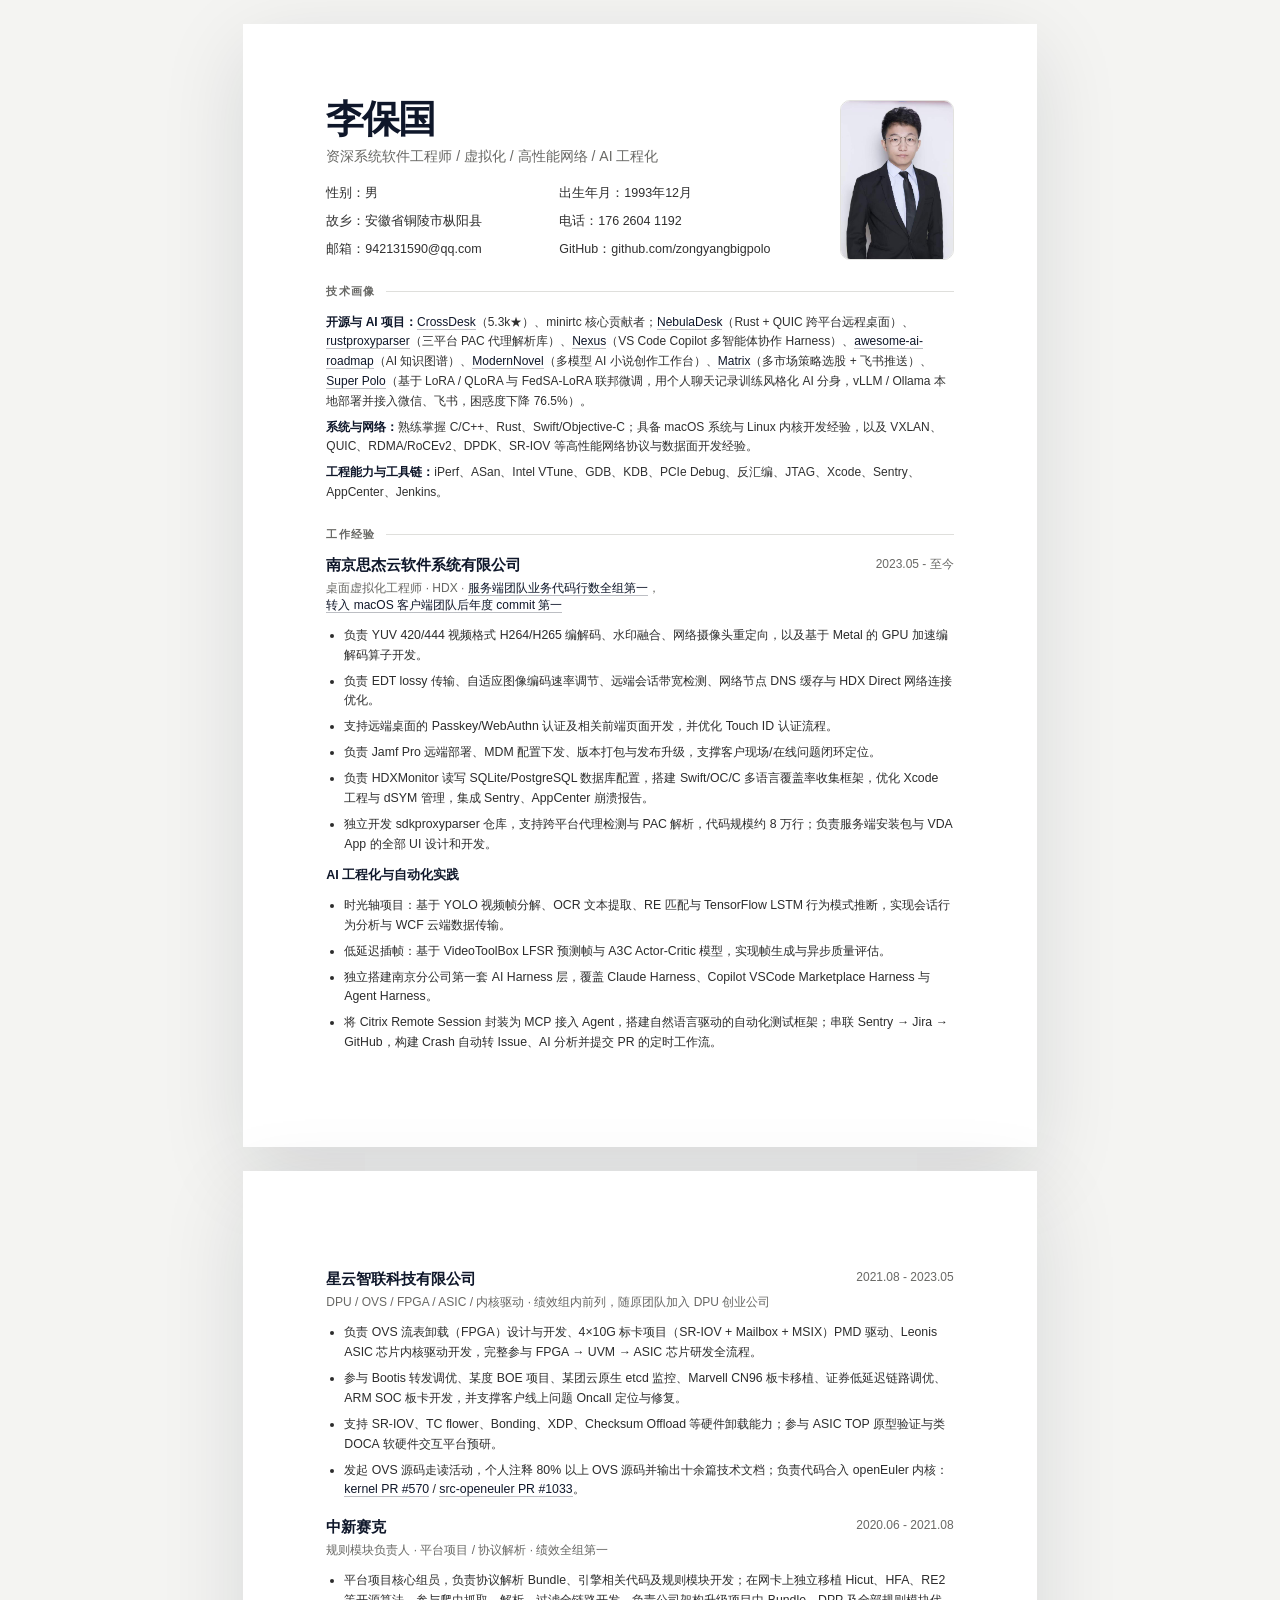
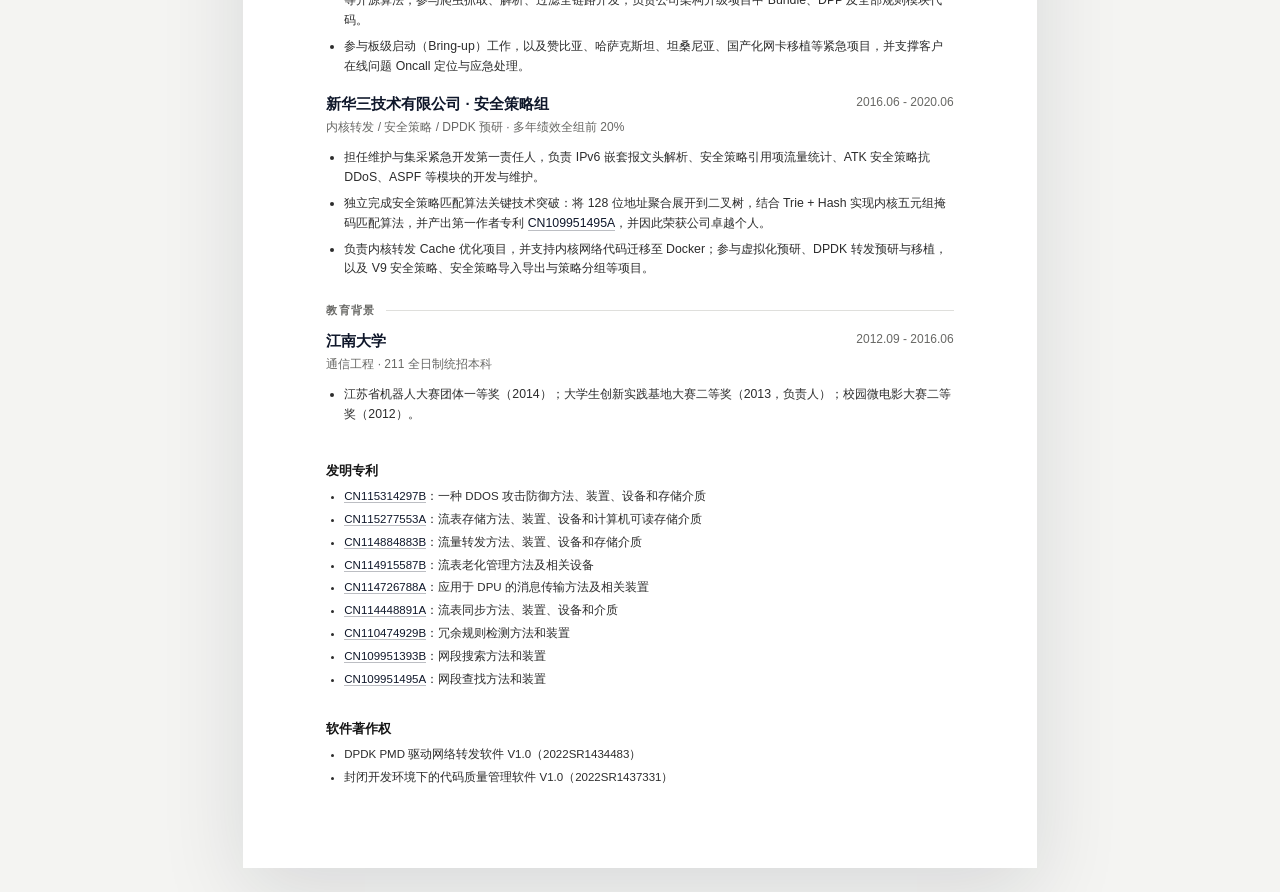
<file: resumes/v2/index.html>
<!doctype html>
<html lang="zh-CN">
  <head>
    <meta charset="UTF-8" />
    <meta name="viewport" content="width=device-width, initial-scale=1.0" />
    <title>资深程序员上下结构双页简历</title>
    <link rel="stylesheet" href="./styles.css" />
  </head>
  <body>
    <main class="resume-doc">
      <section class="resume-page page-one">
        <header class="top-profile">
          <div class="identity">
            <h1>李保国</h1>
            <p class="role">资深系统软件工程师 / 虚拟化 / 高性能网络 / AI 工程化</p>
            <ul class="contact-list">
              <li>性别：男</li>
              <li>出生年月：1993年12月</li>
              <li>故乡：安徽省铜陵市枞阳县</li>
              <li>电话：176 2604 1192</li>
              <li>邮箱：942131590@qq.com</li>
              <li>GitHub：github.com/zongyangbigpolo</li>
            </ul>
          </div>

          <section class="photo-box" aria-label="照片区域">
            <img src="./libaoguo.jpg" alt="李保国证件照" />
          </section>
        </header>

        <section class="skills-section">
          <div class="section-divider">技术画像</div>
          <div class="skill-lines">
            <p><strong>开源与 AI 项目：</strong><a href="https://github.com/kunkundi/crossdesk">CrossDesk</a>（5.3k★）、minirtc 核心贡献者；<a href="https://github.com/zongyangbigpolo/NebulaDesk">NebulaDesk</a>（Rust + QUIC 跨平台远程桌面）、<a href="https://github.com/zongyangbigpolo/rustproxyparser">rustproxyparser</a>（三平台 PAC 代理解析库）、<a href="https://github.com/zongyangbigpolo/Nexus">Nexus</a>（VS Code Copilot 多智能体协作 Harness）、<a href="https://github.com/zongyangbigpolo/awesome-ai-roadmap">awesome-ai-roadmap</a>（AI 知识图谱）、<a href="https://github.com/zongyangbigpolo/ModernNovel">ModernNovel</a>（多模型 AI 小说创作工作台）、<a href="https://github.com/zongyangbigpolo/Matrix">Matrix</a>（多市场策略选股 + 飞书推送）、<a href="https://github.com/zongyangbigpolo/Super-Polo-Custom-LLM-Builder">Super Polo</a>（基于 LoRA / QLoRA 与 FedSA-LoRA 联邦微调，用个人聊天记录训练风格化 AI 分身，vLLM / Ollama 本地部署并接入微信、飞书，困惑度下降 76.5%）。</p>
            <p><strong>系统与网络：</strong>熟练掌握 C/C++、Rust、Swift/Objective-C；具备 macOS 系统与 Linux 内核开发经验，以及 VXLAN、QUIC、RDMA/RoCEv2、DPDK、SR-IOV 等高性能网络协议与数据面开发经验。</p>
            <p><strong>工程能力与工具链：</strong>iPerf、ASan、Intel VTune、GDB、KDB、PCIe Debug、反汇编、JTAG、Xcode、Sentry、AppCenter、Jenkins。</p>
          </div>
        </section>

        <section class="experience-section">
          <div class="section-divider">工作经验</div>

          <article class="entry">
            <div class="entry-header">
              <div>
                <h2>南京思杰云软件系统有限公司</h2>
                <p>桌面虚拟化工程师 · HDX · <a href="https://raw.githubusercontent.com/zongyangbigpolo/dazhanxiaokala/main/resume-assets/images/server-code-contributions.jpg">服务端团队业务代码行数全组第一</a>，<a href="https://raw.githubusercontent.com/zongyangbigpolo/dazhanxiaokala/main/resume-assets/images/client-commit-contributions-2025-2026.png">转入 macOS 客户端团队后年度 commit 第一</a></p>
              </div>
              <time>2023.05 - 至今</time>
            </div>
            <ul>
              <li>负责 YUV 420/444 视频格式 H264/H265 编解码、水印融合、网络摄像头重定向，以及基于 Metal 的 GPU 加速编解码算子开发。</li>
              <li>负责 EDT lossy 传输、自适应图像编码速率调节、远端会话带宽检测、网络节点 DNS 缓存与 HDX Direct 网络连接优化。</li>
              <li>支持远端桌面的 Passkey/WebAuthn 认证及相关前端页面开发，并优化 Touch ID 认证流程。</li>
              <li>负责 Jamf Pro 远端部署、MDM 配置下发、版本打包与发布升级，支撑客户现场/在线问题闭环定位。</li>
              <li>负责 HDXMonitor 读写 SQLite/PostgreSQL 数据库配置，搭建 Swift/OC/C 多语言覆盖率收集框架，优化 Xcode 工程与 dSYM 管理，集成 Sentry、AppCenter 崩溃报告。</li>
              <li>独立开发 sdkproxyparser 仓库，支持跨平台代理检测与 PAC 解析，代码规模约 8 万行；负责服务端安装包与 VDA App 的全部 UI 设计和开发。</li>
            </ul>
            <h3 class="subsection-title">AI 工程化与自动化实践</h3>
            <ul>
              <li>时光轴项目：基于 YOLO 视频帧分解、OCR 文本提取、RE 匹配与 TensorFlow LSTM 行为模式推断，实现会话行为分析与 WCF 云端数据传输。</li>
              <li>低延迟插帧：基于 VideoToolBox LFSR 预测帧与 A3C Actor-Critic 模型，实现帧生成与异步质量评估。</li>
              <li>独立搭建南京分公司第一套 AI Harness 层，覆盖 Claude Harness、Copilot VSCode Marketplace Harness 与 Agent Harness。</li>
              <li>将 Citrix Remote Session 封装为 MCP 接入 Agent，搭建自然语言驱动的自动化测试框架；串联 Sentry → Jira → GitHub，构建 Crash 自动转 Issue、AI 分析并提交 PR 的定时工作流。</li>
            </ul>
          </article>

        </section>
      </section>

      <section class="resume-page page-two">
        <section class="experience-section">
          <article class="entry">
            <div class="entry-header">
              <div>
                <h2>星云智联科技有限公司</h2>
                <p>DPU / OVS / FPGA / ASIC / 内核驱动 · 绩效组内前列，随原团队加入 DPU 创业公司</p>
              </div>
              <time>2021.08 - 2023.05</time>
            </div>
            <ul>
              <li>负责 OVS 流表卸载（FPGA）设计与开发、4×10G 标卡项目（SR-IOV + Mailbox + MSIX）PMD 驱动、Leonis ASIC 芯片内核驱动开发，完整参与 FPGA → UVM → ASIC 芯片研发全流程。</li>
              <li>参与 Bootis 转发调优、某度 BOE 项目、某团云原生 etcd 监控、Marvell CN96 板卡移植、证券低延迟链路调优、ARM SOC 板卡开发，并支撑客户线上问题 Oncall 定位与修复。</li>
              <li>支持 SR-IOV、TC flower、Bonding、XDP、Checksum Offload 等硬件卸载能力；参与 ASIC TOP 原型验证与类 DOCA 软硬件交互平台预研。</li>
              <li>发起 OVS 源码走读活动，个人注释 80% 以上 OVS 源码并输出十余篇技术文档；负责代码合入 openEuler 内核：
                <a href="https://gitee.com/openeuler/kernel/pulls/570">kernel PR #570</a> /
                <a href="https://gitee.com/src-openeuler/kernel/pulls/1033">src-openeuler PR #1033</a>。
              </li>
            </ul>
          </article>
          <article class="entry">
            <div class="entry-header">
              <div>
                <h2>中新赛克</h2>
                <p>规则模块负责人 · 平台项目 / 协议解析 · 绩效全组第一</p>
              </div>
              <time>2020.06 - 2021.08</time>
            </div>
            <ul>
              <li>平台项目核心组员，负责协议解析 Bundle、引擎相关代码及规则模块开发；在网卡上独立移植 Hicut、HFA、RE2 等开源算法，参与爬虫抓取、解析、过滤全链路开发，负责公司架构升级项目中 Bundle、DPP 及全部规则模块代码。</li>
              <li>参与板级启动（Bring-up）工作，以及赞比亚、哈萨克斯坦、坦桑尼亚、国产化网卡移植等紧急项目，并支撑客户在线问题 Oncall 定位与应急处理。</li>
            </ul>
          </article>

          <article class="entry">
            <div class="entry-header">
              <div>
                <h2>新华三技术有限公司 · 安全策略组</h2>
                <p>内核转发 / 安全策略 / DPDK 预研 · 多年绩效全组前 20%</p>
              </div>
              <time>2016.06 - 2020.06</time>
            </div>
            <ul>
              <li>担任维护与集采紧急开发第一责任人，负责 IPv6 嵌套报文头解析、安全策略引用项流量统计、ATK 安全策略抗 DDoS、ASPF 等模块的开发与维护。</li>
              <li>独立完成安全策略匹配算法关键技术突破：将 128 位地址聚合展开到二叉树，结合 Trie + Hash 实现内核五元组掩码匹配算法，并产出第一作者专利
                <a href="https://patents.google.com/patent/CN109951495A/en?inventor=%E6%9D%8E%E4%BF%9D%E5%9B%BD&assignee=%E6%96%B0%E5%8D%8E%E4%B8%89&oq=%E6%9D%8E%E4%BF%9D%E5%9B%BD+%E6%96%B0%E5%8D%8E%E4%B8%89&sort=new">CN109951495A</a>，并因此荣获公司卓越个人。
              </li>
              <li>负责内核转发 Cache 优化项目，并支持内核网络代码迁移至 Docker；参与虚拟化预研、DPDK 转发预研与移植，以及 V9 安全策略、安全策略导入导出与策略分组等项目。</li>
            </ul>
          </article>
        </section>

        <section class="education-section">
          <div class="section-divider">教育背景</div>
          <div class="education-row">
            <div>
              <h2>江南大学</h2>
              <p>通信工程 · 211 全日制统招本科</p>
            </div>
            <time>2012.09 - 2016.06</time>
          </div>
          <ul class="award-list">
            <li>江苏省机器人大赛团体一等奖（2014）；大学生创新实践基地大赛二等奖（2013，负责人）；校园微电影大赛二等奖（2012）。</li>
          </ul>
        </section>

        <section class="patent-section">
          <div class="patent-columns">
            <div>
              <h3>发明专利</h3>
              <ul class="compact-list">
                <li><a href="https://patents.google.com/patent/CN115314297B/en?inventor=%E6%9D%8E%E4%BF%9D%E5%9B%BD&assignee=%E6%98%9F%E4%BA%91%E6%99%BA%E8%81%94&oq=%E6%9D%8E%E4%BF%9D%E5%9B%BD+%E6%98%9F%E4%BA%91%E6%99%BA%E8%81%94&sort=new&peid=63a8f09e71b38%3A169%3A220fc347">CN115314297B</a>：一种 DDOS 攻击防御方法、装置、设备和存储介质</li>
                <li><a href="https://patents.google.com/patent/CN115277553A/en?inventor=%E6%9D%8E%E4%BF%9D%E5%9B%BD&assignee=%E6%98%9F%E4%BA%91%E6%99%BA%E8%81%94&oq=%E6%9D%8E%E4%BF%9D%E5%9B%BD+%E6%98%9F%E4%BA%91%E6%99%BA%E8%81%94&sort=new">CN115277553A</a>：流表存储方法、装置、设备和计算机可读存储介质</li>
                <li><a href="https://patents.google.com/patent/CN114884883B/en?inventor=%E6%9D%8E%E4%BF%9D%E5%9B%BD&assignee=%E6%98%9F%E4%BA%91%E6%99%BA%E8%81%94&oq=%E6%9D%8E%E4%BF%9D%E5%9B%BD+%E6%98%9F%E4%BA%91%E6%99%BA%E8%81%94&sort=new">CN114884883B</a>：流量转发方法、装置、设备和存储介质</li>
                <li><a href="https://patents.google.com/patent/CN114915587B/en?inventor=%E6%9D%8E%E4%BF%9D%E5%9B%BD&assignee=%E6%98%9F%E4%BA%91%E6%99%BA%E8%81%94&oq=%E6%9D%8E%E4%BF%9D%E5%9B%BD+%E6%98%9F%E4%BA%91%E6%99%BA%E8%81%94&sort=new">CN114915587B</a>：流表老化管理方法及相关设备</li>
                <li><a href="https://patents.google.com/patent/CN114726788A/en?inventor=%E6%9D%8E%E4%BF%9D%E5%9B%BD&assignee=%E6%98%9F%E4%BA%91%E6%99%BA%E8%81%94&oq=%E6%9D%8E%E4%BF%9D%E5%9B%BD+%E6%98%9F%E4%BA%91%E6%99%BA%E8%81%94&sort=new">CN114726788A</a>：应用于 DPU 的消息传输方法及相关装置</li>
                <li><a href="https://patents.google.com/patent/CN114448891A/en?inventor=%E6%9D%8E%E4%BF%9D%E5%9B%BD&assignee=%E6%98%9F%E4%BA%91%E6%99%BA%E8%81%94&oq=%E6%9D%8E%E4%BF%9D%E5%9B%BD+%E6%98%9F%E4%BA%91%E6%99%BA%E8%81%94&sort=new">CN114448891A</a>：流表同步方法、装置、设备和介质</li>
                <li><a href="https://patents.google.com/patent/CN110474929B/en?inventor=%E6%9D%8E%E4%BF%9D%E5%9B%BD&assignee=%E6%96%B0%E5%8D%8E%E4%B8%89&oq=%E6%9D%8E%E4%BF%9D%E5%9B%BD+%E6%96%B0%E5%8D%8E%E4%B8%89&sort=new">CN110474929B</a>：冗余规则检测方法和装置</li>
                <li><a href="https://patents.google.com/patent/CN109951393B/en?inventor=%E6%9D%8E%E4%BF%9D%E5%9B%BD&assignee=%E6%96%B0%E5%8D%8E%E4%B8%89&oq=%E6%9D%8E%E4%BF%9D%E5%9B%BD+%E6%96%B0%E5%8D%8E%E4%B8%89&sort=new">CN109951393B</a>：网段搜索方法和装置</li>
                <li><a href="https://patents.google.com/patent/CN109951495A/en?inventor=%E6%9D%8E%E4%BF%9D%E5%9B%BD&assignee=%E6%96%B0%E5%8D%8E%E4%B8%89&oq=%E6%9D%8E%E4%BF%9D%E5%9B%BD+%E6%96%B0%E5%8D%8E%E4%B8%89&sort=new">CN109951495A</a>：网段查找方法和装置</li>
              </ul>
            </div>
            <div>
              <h3>软件著作权</h3>
              <ul class="compact-list">
                <li>DPDK PMD 驱动网络转发软件 V1.0（2022SR1434483）</li>
                <li>封闭开发环境下的代码质量管理软件 V1.0（2022SR1437331）</li>
              </ul>
            </div>
          </div>
        </section>
      </section>
    </main>
  </body>
</html>
</file>
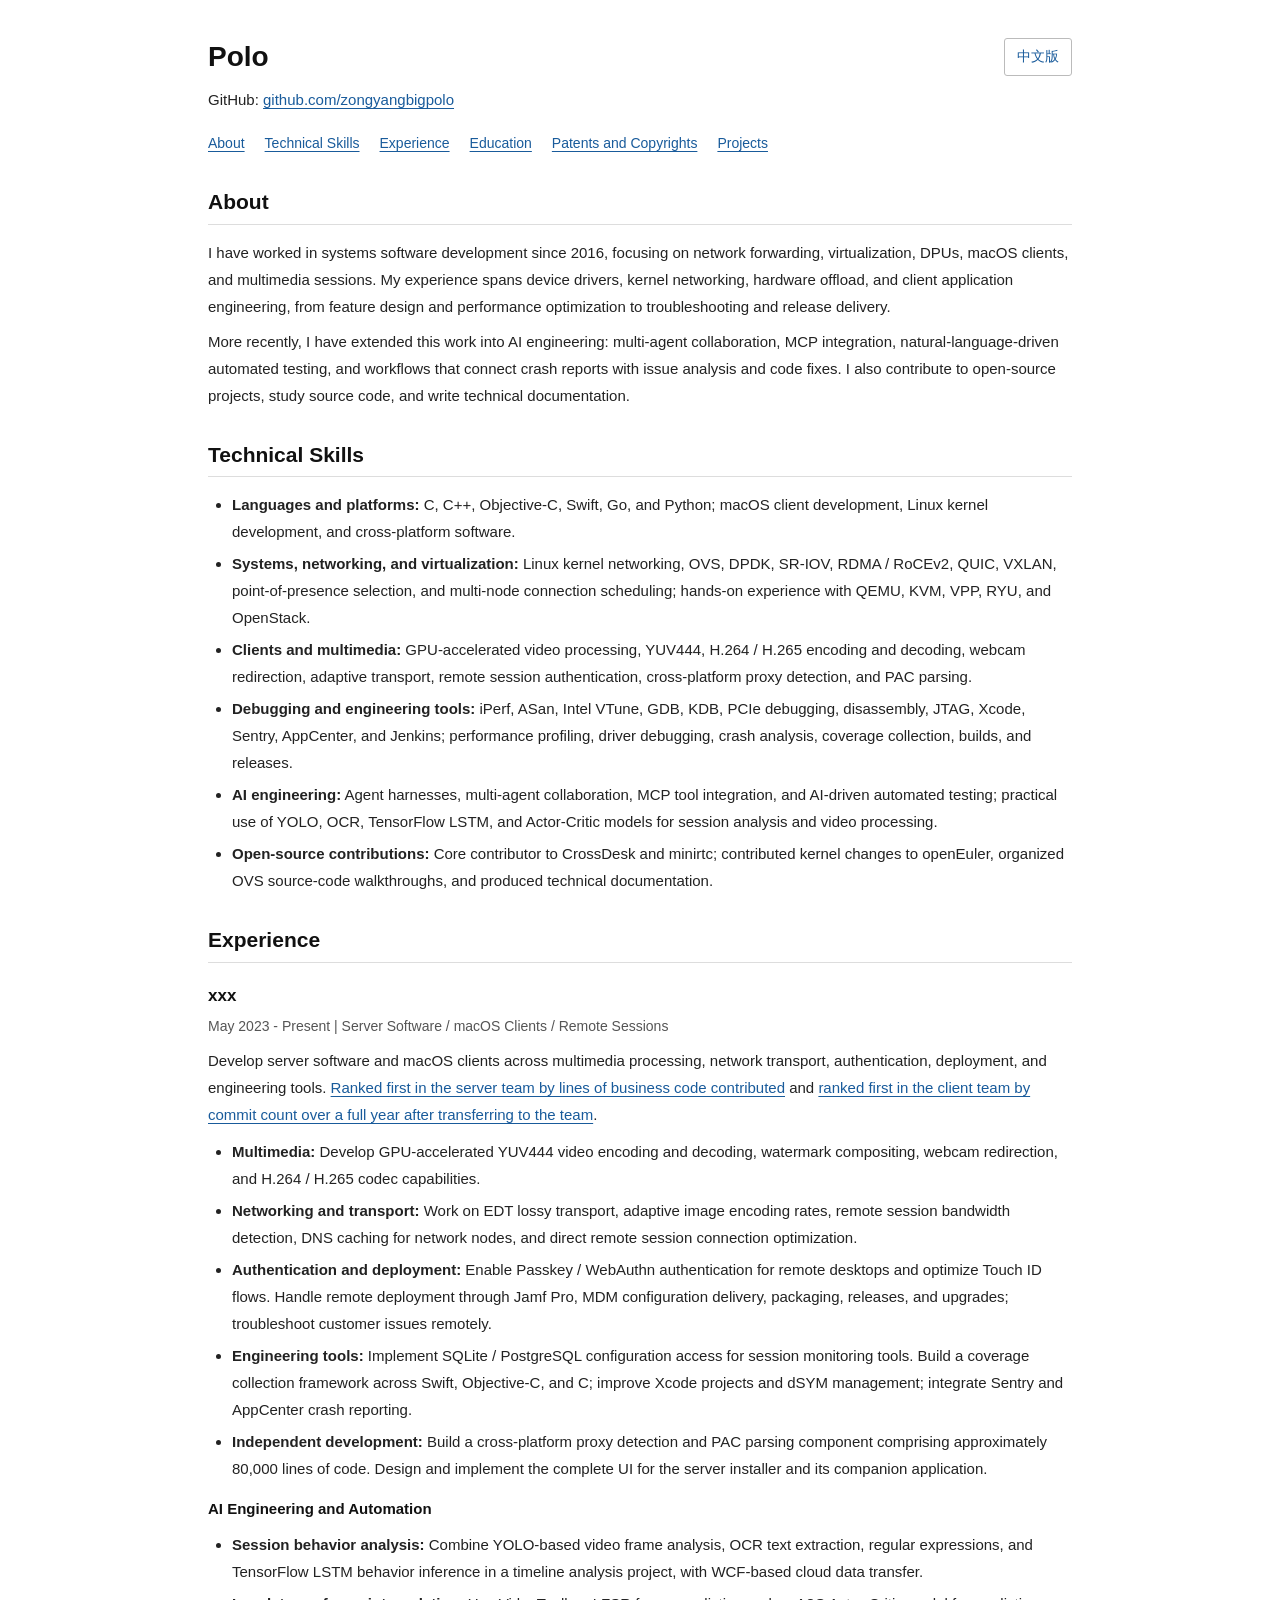
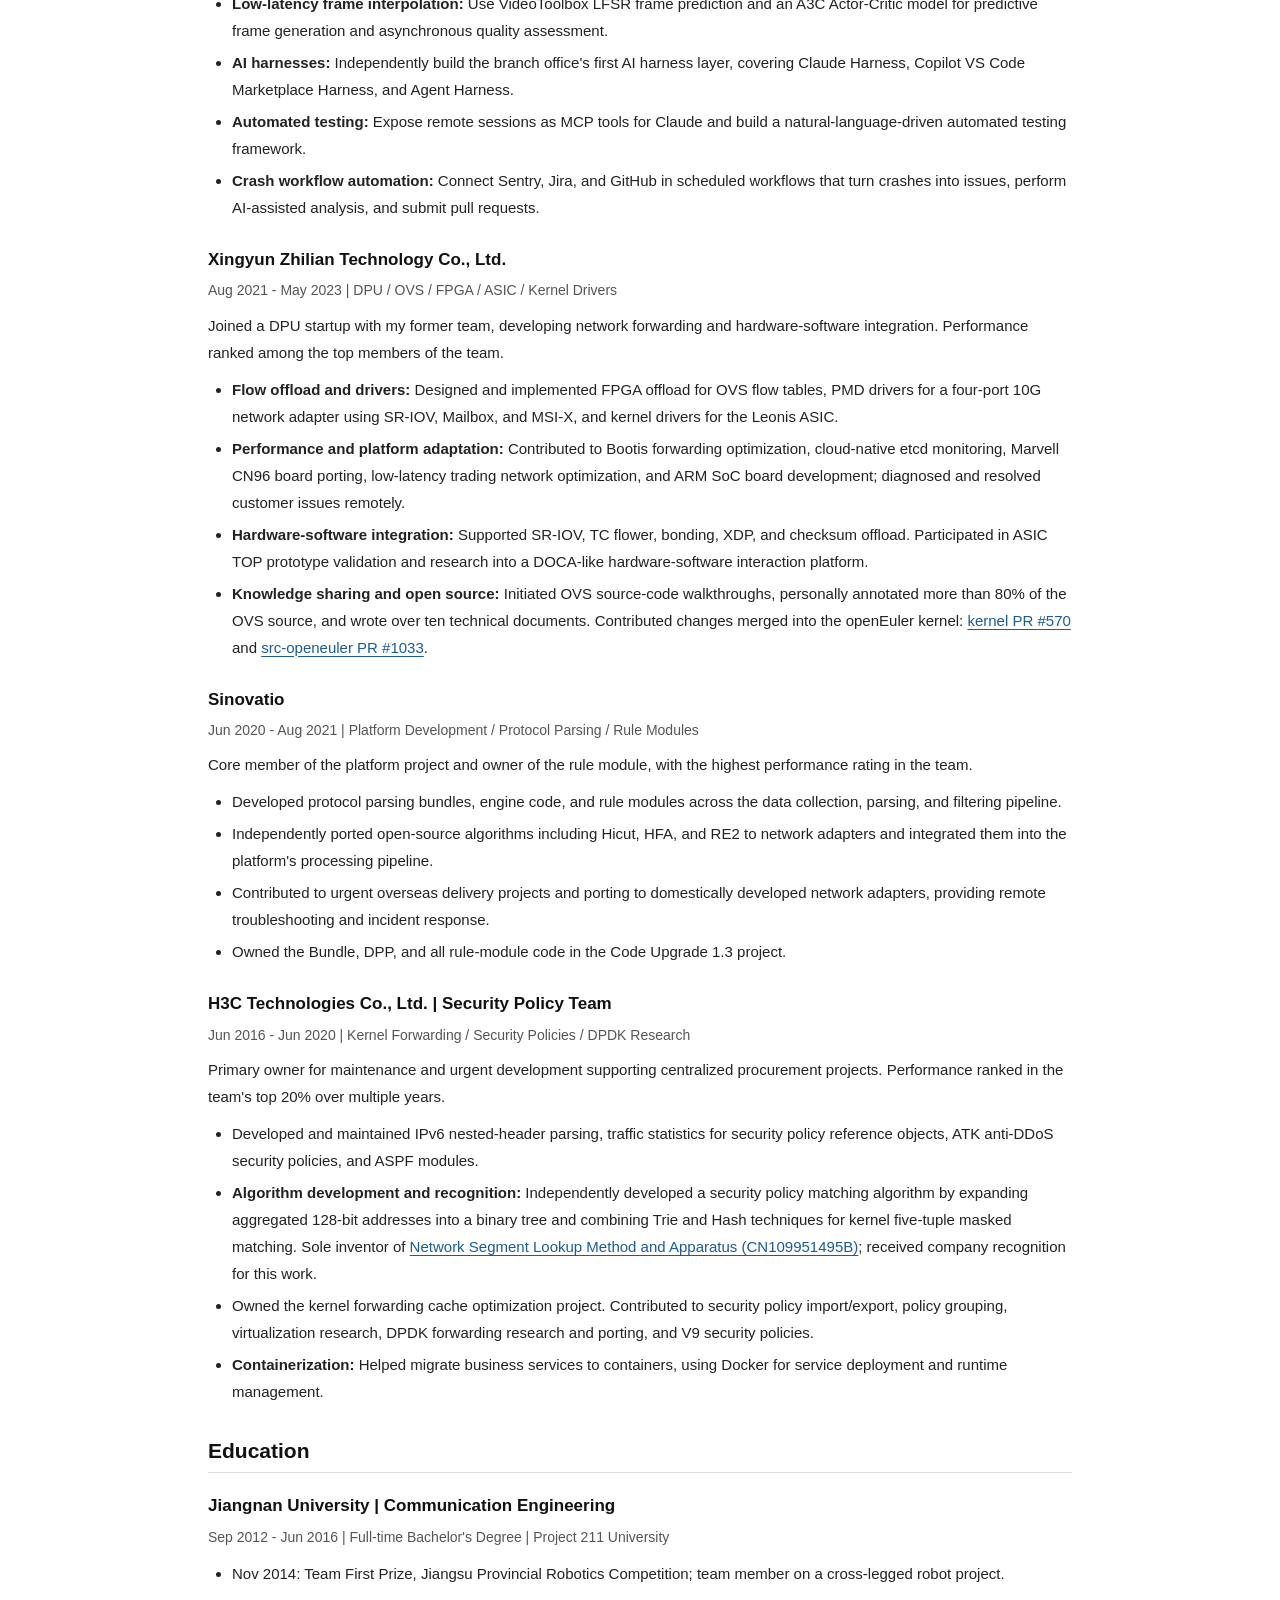
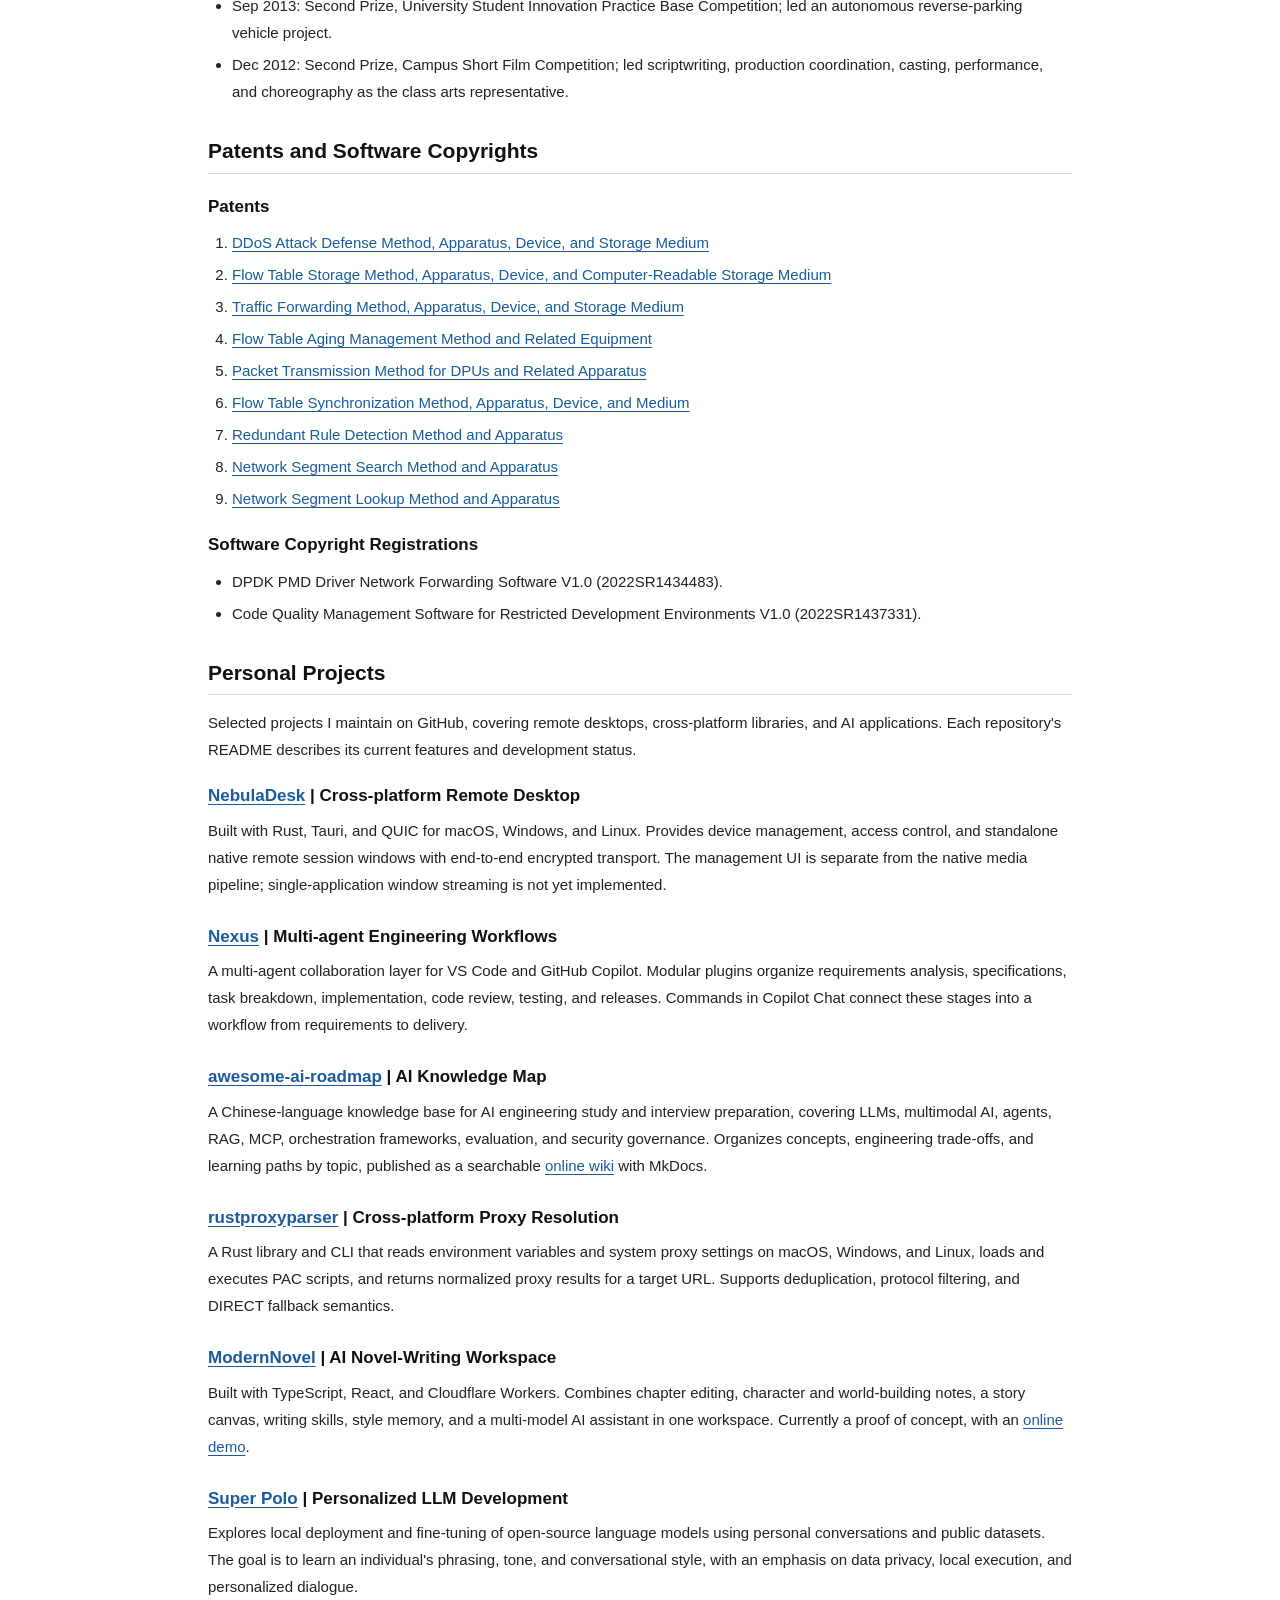
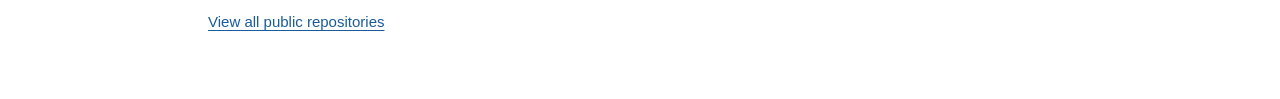
<file: en.html>
<!doctype html>
<html lang="en">
  <head>
    <meta charset="UTF-8" />
    <meta name="viewport" content="width=device-width, initial-scale=1.0" />
    <meta name="color-scheme" content="light" />
    <meta name="description" content="Polo's resume and projects: systems software, virtualized networking, macOS clients, AI engineering, work experience, patents, and open-source projects." />
    <title>Polo | Resume and Projects</title>
    <link rel="canonical" href="https://zongyangbigpolo.github.io/en.html" />
    <link rel="alternate" hreflang="zh-CN" href="https://zongyangbigpolo.github.io/" />
    <link rel="alternate" hreflang="en" href="https://zongyangbigpolo.github.io/en.html" />
    <link rel="stylesheet" href="./styles.css" />
  </head>
  <body>
    <header id="home">
      <div class="profile-heading">
        <h1>Polo</h1>
        <a class="language-switch" href="./index.html" lang="zh-CN" hreflang="zh-CN">中文版</a>
      </div>
      <p>GitHub: <a href="https://github.com/zongyangbigpolo">github.com/zongyangbigpolo</a></p>
      <nav aria-label="Page contents">
        <a href="#about">About</a>
        <a href="#skills">Technical Skills</a>
        <a href="#experience">Experience</a>
        <a href="#education">Education</a>
        <a href="#recognition">Patents and Copyrights</a>
        <a href="#projects">Projects</a>
      </nav>
    </header>

    <main id="main">
      <section id="about" aria-labelledby="about-title">
        <h2 id="about-title">About</h2>
        <p>I have worked in systems software development since 2016, focusing on network forwarding, virtualization, DPUs, macOS clients, and multimedia sessions. My experience spans device drivers, kernel networking, hardware offload, and client application engineering, from feature design and performance optimization to troubleshooting and release delivery.</p>
        <p>More recently, I have extended this work into AI engineering: multi-agent collaboration, MCP integration, natural-language-driven automated testing, and workflows that connect crash reports with issue analysis and code fixes. I also contribute to open-source projects, study source code, and write technical documentation.</p>
      </section>

      <section id="skills" aria-labelledby="skills-title">
        <h2 id="skills-title">Technical Skills</h2>
        <ul>
          <li><strong>Languages and platforms:</strong> C, C++, Objective-C, Swift, Go, and Python; macOS client development, Linux kernel development, and cross-platform software.</li>
          <li><strong>Systems, networking, and virtualization:</strong> Linux kernel networking, OVS, DPDK, SR-IOV, RDMA / RoCEv2, QUIC, VXLAN, point-of-presence selection, and multi-node connection scheduling; hands-on experience with QEMU, KVM, VPP, RYU, and OpenStack.</li>
          <li><strong>Clients and multimedia:</strong> GPU-accelerated video processing, YUV444, H.264 / H.265 encoding and decoding, webcam redirection, adaptive transport, remote session authentication, cross-platform proxy detection, and PAC parsing.</li>
          <li><strong>Debugging and engineering tools:</strong> iPerf, ASan, Intel VTune, GDB, KDB, PCIe debugging, disassembly, JTAG, Xcode, Sentry, AppCenter, and Jenkins; performance profiling, driver debugging, crash analysis, coverage collection, builds, and releases.</li>
          <li><strong>AI engineering:</strong> Agent harnesses, multi-agent collaboration, MCP tool integration, and AI-driven automated testing; practical use of YOLO, OCR, TensorFlow LSTM, and Actor-Critic models for session analysis and video processing.</li>
          <li><strong>Open-source contributions:</strong> Core contributor to CrossDesk and minirtc; contributed kernel changes to openEuler, organized OVS source-code walkthroughs, and produced technical documentation.</li>
        </ul>
      </section>

      <!-- Keep the current employer anonymized; omit private contact details, portrait and original resume. -->
      <section id="experience" aria-labelledby="experience-title">
        <h2 id="experience-title">Experience</h2>

        <article>
          <h3>xxx</h3>
          <p class="entry-meta"><time datetime="2023-05">May 2023</time> - Present | Server Software / macOS Clients / Remote Sessions</p>
          <p>Develop server software and macOS clients across multimedia processing, network transport, authentication, deployment, and engineering tools. <a href="https://raw.githubusercontent.com/zongyangbigpolo/dazhanxiaokala/main/resume-assets/images/server-code-contributions.jpg" target="_blank" rel="noopener noreferrer">Ranked first in the server team by lines of business code contributed</a> and <a href="https://raw.githubusercontent.com/zongyangbigpolo/dazhanxiaokala/main/resume-assets/images/client-commit-contributions-2025-2026.png" target="_blank" rel="noopener noreferrer" title="Reporting period: October 25, 2025 - October 25, 2026">ranked first in the client team by commit count over a full year after transferring to the team</a>.</p>
          <ul>
            <li><strong>Multimedia:</strong> Develop GPU-accelerated YUV444 video encoding and decoding, watermark compositing, webcam redirection, and H.264 / H.265 codec capabilities.</li>
            <li><strong>Networking and transport:</strong> Work on EDT lossy transport, adaptive image encoding rates, remote session bandwidth detection, DNS caching for network nodes, and direct remote session connection optimization.</li>
            <li><strong>Authentication and deployment:</strong> Enable Passkey / WebAuthn authentication for remote desktops and optimize Touch ID flows. Handle remote deployment through Jamf Pro, MDM configuration delivery, packaging, releases, and upgrades; troubleshoot customer issues remotely.</li>
            <li><strong>Engineering tools:</strong> Implement SQLite / PostgreSQL configuration access for session monitoring tools. Build a coverage collection framework across Swift, Objective-C, and C; improve Xcode projects and dSYM management; integrate Sentry and AppCenter crash reporting.</li>
            <li><strong>Independent development:</strong> Build a cross-platform proxy detection and PAC parsing component comprising approximately 80,000 lines of code. Design and implement the complete UI for the server installer and its companion application.</li>
          </ul>
          <h4>AI Engineering and Automation</h4>
          <ul>
            <li><strong>Session behavior analysis:</strong> Combine YOLO-based video frame analysis, OCR text extraction, regular expressions, and TensorFlow LSTM behavior inference in a timeline analysis project, with WCF-based cloud data transfer.</li>
            <li><strong>Low-latency frame interpolation:</strong> Use VideoToolbox LFSR frame prediction and an A3C Actor-Critic model for predictive frame generation and asynchronous quality assessment.</li>
            <li><strong>AI harnesses:</strong> Independently build the branch office's first AI harness layer, covering Claude Harness, Copilot VS Code Marketplace Harness, and Agent Harness.</li>
            <li><strong>Automated testing:</strong> Expose remote sessions as MCP tools for Claude and build a natural-language-driven automated testing framework.</li>
            <li><strong>Crash workflow automation:</strong> Connect Sentry, Jira, and GitHub in scheduled workflows that turn crashes into issues, perform AI-assisted analysis, and submit pull requests.</li>
          </ul>
        </article>

        <article>
          <h3>Xingyun Zhilian Technology Co., Ltd.</h3>
          <p class="entry-meta"><time datetime="2021-08">Aug 2021</time> - <time datetime="2023-05">May 2023</time> | DPU / OVS / FPGA / ASIC / Kernel Drivers</p>
          <p>Joined a DPU startup with my former team, developing network forwarding and hardware-software integration. Performance ranked among the top members of the team.</p>
          <ul>
            <li><strong>Flow offload and drivers:</strong> Designed and implemented FPGA offload for OVS flow tables, PMD drivers for a four-port 10G network adapter using SR-IOV, Mailbox, and MSI-X, and kernel drivers for the Leonis ASIC.</li>
            <li><strong>Performance and platform adaptation:</strong> Contributed to Bootis forwarding optimization, cloud-native etcd monitoring, Marvell CN96 board porting, low-latency trading network optimization, and ARM SoC board development; diagnosed and resolved customer issues remotely.</li>
            <li><strong>Hardware-software integration:</strong> Supported SR-IOV, TC flower, bonding, XDP, and checksum offload. Participated in ASIC TOP prototype validation and research into a DOCA-like hardware-software interaction platform.</li>
            <li><strong>Knowledge sharing and open source:</strong> Initiated OVS source-code walkthroughs, personally annotated more than 80% of the OVS source, and wrote over ten technical documents. Contributed changes merged into the openEuler kernel: <a href="https://gitee.com/openeuler/kernel/pulls/570">kernel PR #570</a> and <a href="https://gitee.com/src-openeuler/kernel/pulls/1033">src-openeuler PR #1033</a>.</li>
          </ul>
        </article>

        <article>
          <h3>Sinovatio</h3>
          <p class="entry-meta"><time datetime="2020-06">Jun 2020</time> - <time datetime="2021-08">Aug 2021</time> | Platform Development / Protocol Parsing / Rule Modules</p>
          <p>Core member of the platform project and owner of the rule module, with the highest performance rating in the team.</p>
          <ul>
            <li>Developed protocol parsing bundles, engine code, and rule modules across the data collection, parsing, and filtering pipeline.</li>
            <li>Independently ported open-source algorithms including Hicut, HFA, and RE2 to network adapters and integrated them into the platform's processing pipeline.</li>
            <li>Contributed to urgent overseas delivery projects and porting to domestically developed network adapters, providing remote troubleshooting and incident response.</li>
            <li>Owned the Bundle, DPP, and all rule-module code in the Code Upgrade 1.3 project.</li>
          </ul>
        </article>

        <article>
          <h3>H3C Technologies Co., Ltd. | Security Policy Team</h3>
          <p class="entry-meta"><time datetime="2016-06">Jun 2016</time> - <time datetime="2020-06">Jun 2020</time> | Kernel Forwarding / Security Policies / DPDK Research</p>
          <p>Primary owner for maintenance and urgent development supporting centralized procurement projects. Performance ranked in the team's top 20% over multiple years.</p>
          <ul>
            <li>Developed and maintained IPv6 nested-header parsing, traffic statistics for security policy reference objects, ATK anti-DDoS security policies, and ASPF modules.</li>
            <li><strong>Algorithm development and recognition:</strong> Independently developed a security policy matching algorithm by expanding aggregated 128-bit addresses into a binary tree and combining Trie and Hash techniques for kernel five-tuple masked matching. Sole inventor of <a href="https://patents.google.com/patent/CN109951495B/en">Network Segment Lookup Method and Apparatus (CN109951495B)</a>; received company recognition for this work.</li>
            <li>Owned the kernel forwarding cache optimization project. Contributed to security policy import/export, policy grouping, virtualization research, DPDK forwarding research and porting, and V9 security policies.</li>
            <li><strong>Containerization:</strong> Helped migrate business services to containers, using Docker for service deployment and runtime management.</li>
          </ul>
        </article>
      </section>

      <section id="education" aria-labelledby="education-title">
        <h2 id="education-title">Education</h2>
        <h3>Jiangnan University | Communication Engineering</h3>
        <p class="entry-meta"><time datetime="2012-09">Sep 2012</time> - <time datetime="2016-06">Jun 2016</time> | Full-time Bachelor's Degree | Project 211 University</p>
        <ul>
          <li>Nov 2014: Team First Prize, Jiangsu Provincial Robotics Competition; team member on a cross-legged robot project.</li>
          <li>Sep 2013: Second Prize, University Student Innovation Practice Base Competition; led an autonomous reverse-parking vehicle project.</li>
          <li>Dec 2012: Second Prize, Campus Short Film Competition; led scriptwriting, production coordination, casting, performance, and choreography as the class arts representative.</li>
        </ul>
      </section>

      <section id="recognition" aria-labelledby="recognition-title">
        <h2 id="recognition-title">Patents and Software Copyrights</h2>
        <h3>Patents</h3>
        <ol class="patent-list">
          <li><a href="https://patents.google.com/patent/CN115314297B/en">DDoS Attack Defense Method, Apparatus, Device, and Storage Medium</a></li>
          <li><a href="https://patents.google.com/patent/CN115277553B/en">Flow Table Storage Method, Apparatus, Device, and Computer-Readable Storage Medium</a></li>
          <li><a href="https://patents.google.com/patent/CN114884883B/en">Traffic Forwarding Method, Apparatus, Device, and Storage Medium</a></li>
          <li><a href="https://patents.google.com/patent/CN114915587B/en">Flow Table Aging Management Method and Related Equipment</a></li>
          <li><a href="https://patents.google.com/patent/CN114726788B/en">Packet Transmission Method for DPUs and Related Apparatus</a></li>
          <li><a href="https://patents.google.com/patent/CN114448891B/en">Flow Table Synchronization Method, Apparatus, Device, and Medium</a></li>
          <li><a href="https://patents.google.com/patent/CN110474929B/en">Redundant Rule Detection Method and Apparatus</a></li>
          <li><a href="https://patents.google.com/patent/CN109951393B/en">Network Segment Search Method and Apparatus</a></li>
          <li><a href="https://patents.google.com/patent/CN109951495B/en">Network Segment Lookup Method and Apparatus</a></li>
        </ol>
        <h3>Software Copyright Registrations</h3>
        <ul>
          <li>DPDK PMD Driver Network Forwarding Software V1.0 (2022SR1434483).</li>
          <li>Code Quality Management Software for Restricted Development Environments V1.0 (2022SR1437331).</li>
        </ul>
      </section>

      <section id="projects" aria-labelledby="projects-title">
        <h2 id="projects-title">Personal Projects</h2>
        <p>Selected projects I maintain on GitHub, covering remote desktops, cross-platform libraries, and AI applications. Each repository's README describes its current features and development status.</p>
        <article>
          <h3><a href="https://github.com/zongyangbigpolo/NebulaDesk">NebulaDesk</a> | Cross-platform Remote Desktop</h3>
          <p>Built with Rust, Tauri, and QUIC for macOS, Windows, and Linux. Provides device management, access control, and standalone native remote session windows with end-to-end encrypted transport. The management UI is separate from the native media pipeline; single-application window streaming is not yet implemented.</p>
        </article>
        <article>
          <h3><a href="https://github.com/zongyangbigpolo/Nexus">Nexus</a> | Multi-agent Engineering Workflows</h3>
          <p>A multi-agent collaboration layer for VS Code and GitHub Copilot. Modular plugins organize requirements analysis, specifications, task breakdown, implementation, code review, testing, and releases. Commands in Copilot Chat connect these stages into a workflow from requirements to delivery.</p>
        </article>
        <article>
          <h3><a href="https://github.com/zongyangbigpolo/awesome-ai-roadmap">awesome-ai-roadmap</a> | AI Knowledge Map</h3>
          <p>A Chinese-language knowledge base for AI engineering study and interview preparation, covering LLMs, multimodal AI, agents, RAG, MCP, orchestration frameworks, evaluation, and security governance. Organizes concepts, engineering trade-offs, and learning paths by topic, published as a searchable <a href="https://zongyangbigpolo.github.io/awesome-ai-roadmap/">online wiki</a> with MkDocs.</p>
        </article>
        <article>
          <h3><a href="https://github.com/zongyangbigpolo/rustproxyparser">rustproxyparser</a> | Cross-platform Proxy Resolution</h3>
          <p>A Rust library and CLI that reads environment variables and system proxy settings on macOS, Windows, and Linux, loads and executes PAC scripts, and returns normalized proxy results for a target URL. Supports deduplication, protocol filtering, and DIRECT fallback semantics.</p>
        </article>
        <article>
          <h3><a href="https://github.com/zongyangbigpolo/ModernNovel">ModernNovel</a> | AI Novel-Writing Workspace</h3>
          <p>Built with TypeScript, React, and Cloudflare Workers. Combines chapter editing, character and world-building notes, a story canvas, writing skills, style memory, and a multi-model AI assistant in one workspace. Currently a proof of concept, with an <a href="https://modernnovel.zongyangpolo.workers.dev/">online demo</a>.</p>
        </article>
        <article>
          <h3><a href="https://github.com/zongyangbigpolo/Super-Polo-Custom-LLM-Builder">Super Polo</a> | Personalized LLM Development</h3>
          <p>Explores local deployment and fine-tuning of open-source language models using personal conversations and public datasets. The goal is to learn an individual's phrasing, tone, and conversational style, with an emphasis on data privacy, local execution, and personalized dialogue.</p>
        </article>
        <p><a href="https://github.com/zongyangbigpolo?tab=repositories">View all public repositories</a></p>
      </section>
    </main>
  </body>
</html>
</file>
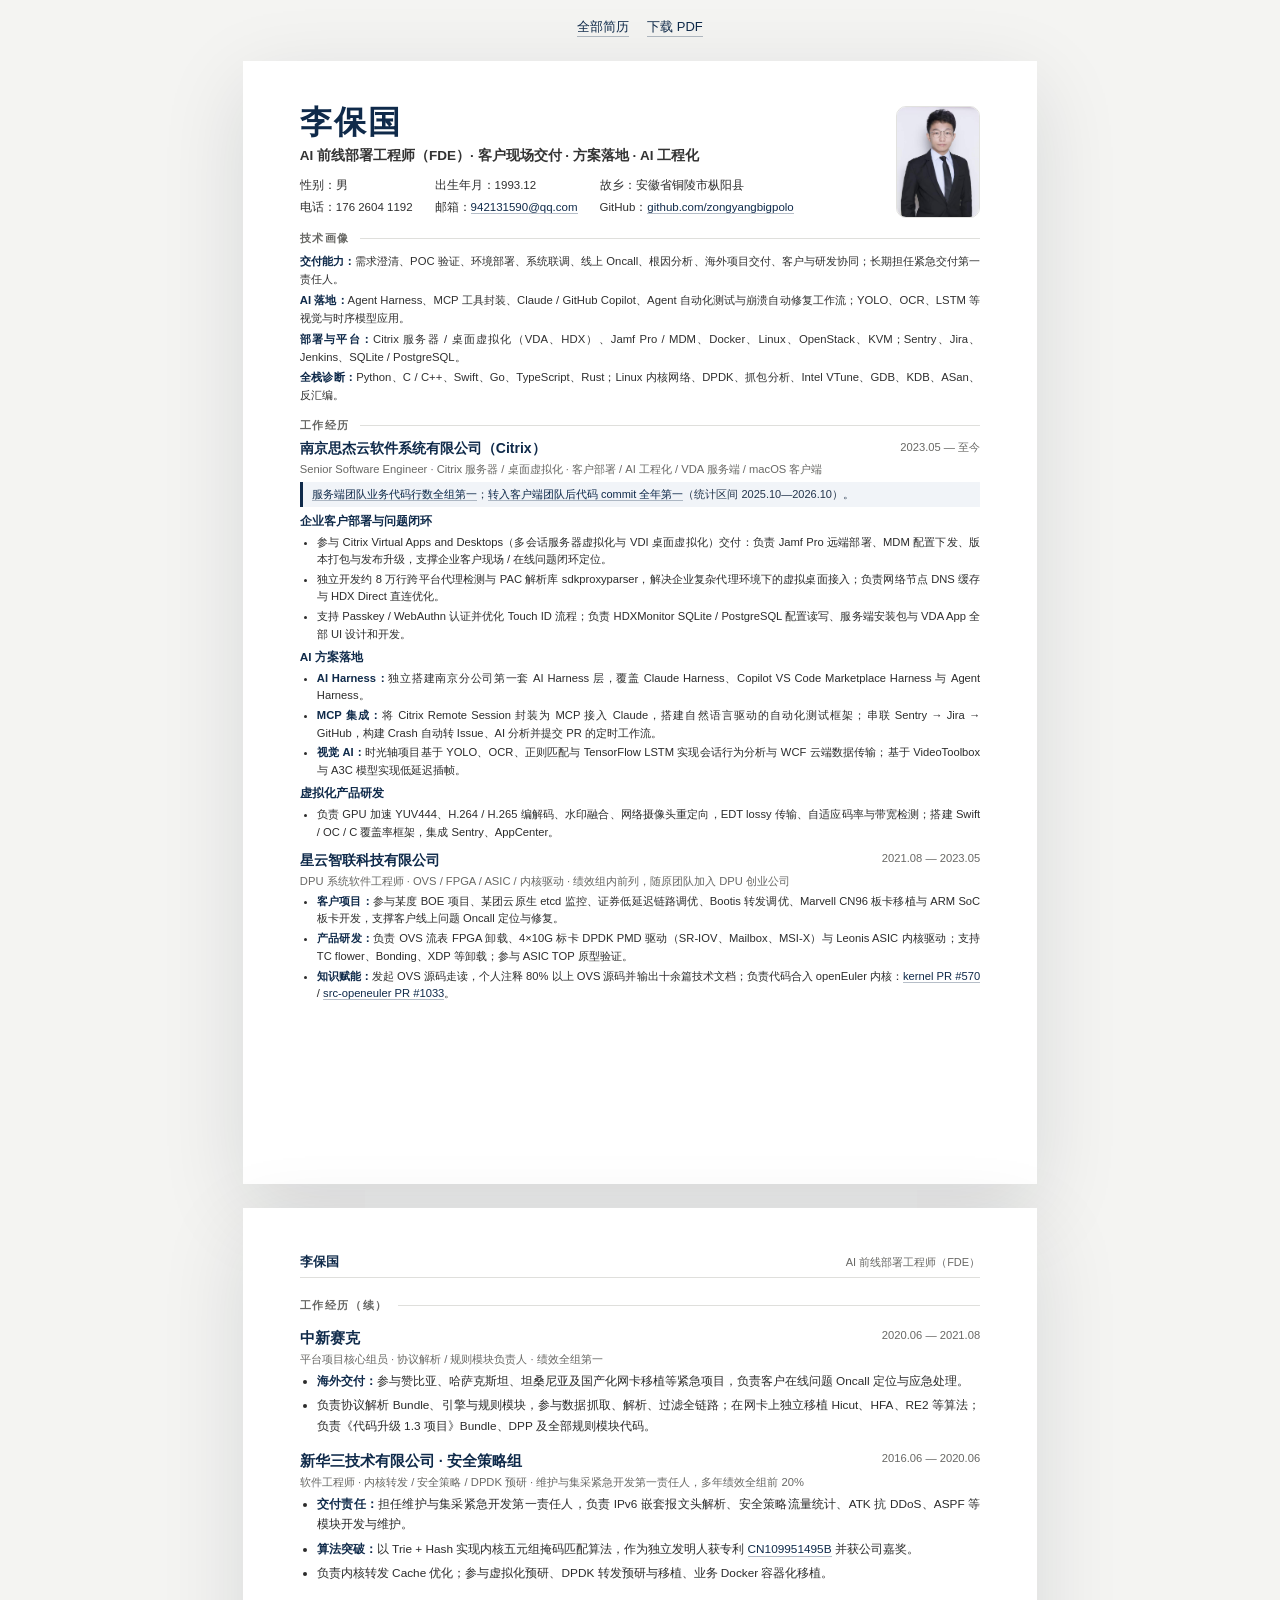
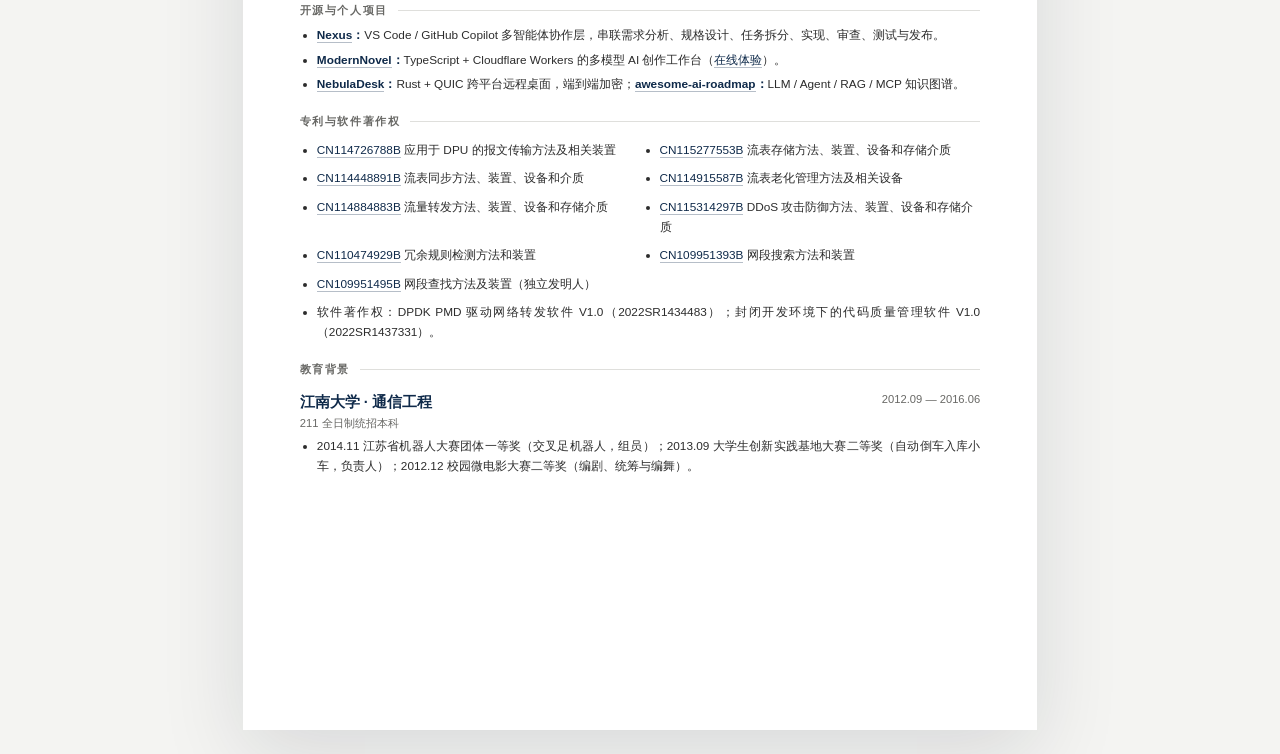
<file: resumes/fde.html>
<!doctype html>
<html lang="zh-CN">
  <head>
    <meta charset="UTF-8" />
    <meta name="viewport" content="width=device-width, initial-scale=1.0" />
    <meta name="robots" content="noindex" />
    <title>李保国-AI前线部署工程师FDE简历</title>
    <link rel="stylesheet" href="./styles.css" />
  </head>
  <body>
    <nav class="toolbar"><a href="./">全部简历</a><a href="./pdf/李保国-AI前线部署工程师FDE简历.pdf">下载 PDF</a></nav>
    <main class="resume-doc">
      <section class="resume-page"><header class="top-profile">
  <div class="identity">
    <h1>李保国</h1>
    <p class="role">AI 前线部署工程师（FDE）· 客户现场交付 · 方案落地 · AI 工程化</p>
    <ul class="contact-list">
      <li>性别：男</li><li>出生年月：1993.12</li><li>故乡：安徽省铜陵市枞阳县</li>
      <li>电话：176 2604 1192</li><li>邮箱：<a href="mailto:942131590@qq.com">942131590@qq.com</a></li><li>GitHub：<a href="https://github.com/zongyangbigpolo">github.com/zongyangbigpolo</a></li>
    </ul>
  </div>
  <section class="photo-box"><img src="./avatar.jpg" alt="李保国证件照" /></section>
</header><section class="block"><div class="section-divider">技术画像</div><div class="skill-lines"><p><strong>交付能力：</strong>需求澄清、POC 验证、环境部署、系统联调、线上 Oncall、根因分析、海外项目交付、客户与研发协同；长期担任紧急交付第一责任人。</p><p><strong>AI 落地：</strong>Agent Harness、MCP 工具封装、Claude / GitHub Copilot、Agent 自动化测试与崩溃自动修复工作流；YOLO、OCR、LSTM 等视觉与时序模型应用。</p><p><strong>部署与平台：</strong>Citrix 服务器 / 桌面虚拟化（VDA、HDX）、Jamf Pro / MDM、Docker、Linux、OpenStack、KVM；Sentry、Jira、Jenkins、SQLite / PostgreSQL。</p><p><strong>全栈诊断：</strong>Python、C / C++、Swift、Go、TypeScript、Rust；Linux 内核网络、DPDK、抓包分析、Intel VTune、GDB、KDB、ASan、反汇编。</p></div></section><section class="block"><div class="section-divider">工作经历</div><article class="entry"><div class="entry-header"><div><h2>南京思杰云软件系统有限公司（Citrix）</h2><p>Senior Software Engineer · Citrix 服务器 / 桌面虚拟化 · 客户部署 / AI 工程化 / VDA 服务端 / macOS 客户端</p></div><time>2023.05 — 至今</time></div><p class="entry-note"><a href="https://raw.githubusercontent.com/zongyangbigpolo/dazhanxiaokala/main/resume-assets/images/server-code-contributions.jpg">服务端团队业务代码行数全组第一</a>；<a href="https://raw.githubusercontent.com/zongyangbigpolo/dazhanxiaokala/main/resume-assets/images/client-commit-contributions-2025-2026.png">转入客户端团队后代码 commit 全年第一</a>（统计区间 2025.10—2026.10）。</p><h3 class="subsection-title">企业客户部署与问题闭环</h3><ul><li>参与 Citrix Virtual Apps and Desktops（多会话服务器虚拟化与 VDI 桌面虚拟化）交付：负责 Jamf Pro 远端部署、MDM 配置下发、版本打包与发布升级，支撑企业客户现场 / 在线问题闭环定位。</li><li>独立开发约 8 万行跨平台代理检测与 PAC 解析库 sdkproxyparser，解决企业复杂代理环境下的虚拟桌面接入；负责网络节点 DNS 缓存与 HDX Direct 直连优化。</li><li>支持 Passkey / WebAuthn 认证并优化 Touch ID 流程；负责 HDXMonitor SQLite / PostgreSQL 配置读写、服务端安装包与 VDA App 全部 UI 设计和开发。</li></ul><h3 class="subsection-title">AI 方案落地</h3><ul><li><strong>AI Harness：</strong>独立搭建南京分公司第一套 AI Harness 层，覆盖 Claude Harness、Copilot VS Code Marketplace Harness 与 Agent Harness。</li><li><strong>MCP 集成：</strong>将 Citrix Remote Session 封装为 MCP 接入 Claude，搭建自然语言驱动的自动化测试框架；串联 Sentry → Jira → GitHub，构建 Crash 自动转 Issue、AI 分析并提交 PR 的定时工作流。</li><li><strong>视觉 AI：</strong>时光轴项目基于 YOLO、OCR、正则匹配与 TensorFlow LSTM 实现会话行为分析与 WCF 云端数据传输；基于 VideoToolbox 与 A3C 模型实现低延迟插帧。</li></ul><h3 class="subsection-title">虚拟化产品研发</h3><ul><li>负责 GPU 加速 YUV444、H.264 / H.265 编解码、水印融合、网络摄像头重定向，EDT lossy 传输、自适应码率与带宽检测；搭建 Swift / OC / C 覆盖率框架，集成 Sentry、AppCenter。</li></ul></article><article class="entry"><div class="entry-header"><div><h2>星云智联科技有限公司</h2><p>DPU 系统软件工程师 · OVS / FPGA / ASIC / 内核驱动 · 绩效组内前列，随原团队加入 DPU 创业公司</p></div><time>2021.08 — 2023.05</time></div><ul><li><strong>客户项目：</strong>参与某度 BOE 项目、某团云原生 etcd 监控、证券低延迟链路调优、Bootis 转发调优、Marvell CN96 板卡移植与 ARM SoC 板卡开发，支撑客户线上问题 Oncall 定位与修复。</li><li><strong>产品研发：</strong>负责 OVS 流表 FPGA 卸载、4×10G 标卡 DPDK PMD 驱动（SR-IOV、Mailbox、MSI-X）与 Leonis ASIC 内核驱动；支持 TC flower、Bonding、XDP 等卸载；参与 ASIC TOP 原型验证。</li><li><strong>知识赋能：</strong>发起 OVS 源码走读，个人注释 80% 以上 OVS 源码并输出十余篇技术文档；负责代码合入 openEuler 内核：<a href="https://gitee.com/openeuler/kernel/pulls/570">kernel PR #570</a> / <a href="https://gitee.com/src-openeuler/kernel/pulls/1033">src-openeuler PR #1033</a>。</li></ul></article></section></section>
      <section class="resume-page"><div class="page-head"><strong>李保国</strong><span>AI 前线部署工程师（FDE）</span></div><section class="block"><div class="section-divider">工作经历（续）</div><article class="entry"><div class="entry-header"><div><h2>中新赛克</h2><p>平台项目核心组员 · 协议解析 / 规则模块负责人 · 绩效全组第一</p></div><time>2020.06 — 2021.08</time></div><ul><li><strong>海外交付：</strong>参与赞比亚、哈萨克斯坦、坦桑尼亚及国产化网卡移植等紧急项目，负责客户在线问题 Oncall 定位与应急处理。</li><li>负责协议解析 Bundle、引擎与规则模块，参与数据抓取、解析、过滤全链路；在网卡上独立移植 Hicut、HFA、RE2 等算法；负责《代码升级 1.3 项目》Bundle、DPP 及全部规则模块代码。</li></ul></article><article class="entry"><div class="entry-header"><div><h2>新华三技术有限公司 · 安全策略组</h2><p>软件工程师 · 内核转发 / 安全策略 / DPDK 预研 · 维护与集采紧急开发第一责任人，多年绩效全组前 20%</p></div><time>2016.06 — 2020.06</time></div><ul><li><strong>交付责任：</strong>担任维护与集采紧急开发第一责任人，负责 IPv6 嵌套报文头解析、安全策略流量统计、ATK 抗 DDoS、ASPF 等模块开发与维护。</li><li><strong>算法突破：</strong>以 Trie + Hash 实现内核五元组掩码匹配算法，作为独立发明人获专利 <a href="https://patents.google.com/patent/CN109951495B/zh">CN109951495B</a> 并获公司嘉奖。</li><li>负责内核转发 Cache 优化；参与虚拟化预研、DPDK 转发预研与移植、业务 Docker 容器化移植。</li></ul></article></section><section class="block"><div class="section-divider">开源与个人项目</div><ul class="compact-list"><li><strong><a href="https://github.com/zongyangbigpolo/Nexus">Nexus</a>：</strong>VS Code / GitHub Copilot 多智能体协作层，串联需求分析、规格设计、任务拆分、实现、审查、测试与发布。</li><li><strong><a href="https://github.com/zongyangbigpolo/ModernNovel">ModernNovel</a>：</strong>TypeScript + Cloudflare Workers 的多模型 AI 创作工作台（<a href="https://modernnovel.zongyangpolo.workers.dev/">在线体验</a>）。</li><li><strong><a href="https://github.com/zongyangbigpolo/NebulaDesk">NebulaDesk</a>：</strong>Rust + QUIC 跨平台远程桌面，端到端加密；<strong><a href="https://github.com/zongyangbigpolo/awesome-ai-roadmap">awesome-ai-roadmap</a>：</strong>LLM / Agent / RAG / MCP 知识图谱。</li></ul></section><section class="block"><div class="section-divider">专利与软件著作权</div><ul class="compact-list two-col"><li><a href="https://patents.google.com/patent/CN114726788B/zh">CN114726788B</a> 应用于 DPU 的报文传输方法及相关装置</li><li><a href="https://patents.google.com/patent/CN115277553B/zh">CN115277553B</a> 流表存储方法、装置、设备和存储介质</li><li><a href="https://patents.google.com/patent/CN114448891B/zh">CN114448891B</a> 流表同步方法、装置、设备和介质</li><li><a href="https://patents.google.com/patent/CN114915587B/zh">CN114915587B</a> 流表老化管理方法及相关设备</li><li><a href="https://patents.google.com/patent/CN114884883B/zh">CN114884883B</a> 流量转发方法、装置、设备和存储介质</li><li><a href="https://patents.google.com/patent/CN115314297B/zh">CN115314297B</a> DDoS 攻击防御方法、装置、设备和存储介质</li><li><a href="https://patents.google.com/patent/CN110474929B/zh">CN110474929B</a> 冗余规则检测方法和装置</li><li><a href="https://patents.google.com/patent/CN109951393B/zh">CN109951393B</a> 网段搜索方法和装置</li><li><a href="https://patents.google.com/patent/CN109951495B/zh">CN109951495B</a> 网段查找方法及装置（独立发明人）</li></ul><ul class="compact-list"><li>软件著作权：DPDK PMD 驱动网络转发软件 V1.0（2022SR1434483）；封闭开发环境下的代码质量管理软件 V1.0（2022SR1437331）。</li></ul></section><section class="block"><div class="section-divider">教育背景</div><article class="entry"><div class="entry-header"><div><h2>江南大学 · 通信工程</h2><p>211 全日制统招本科</p></div><time>2012.09 — 2016.06</time></div><ul><li>2014.11 江苏省机器人大赛团体一等奖（交叉足机器人，组员）；2013.09 大学生创新实践基地大赛二等奖（自动倒车入库小车，负责人）；2012.12 校园微电影大赛二等奖（编剧、统筹与编舞）。</li></ul></article></section></section>
    </main>
  </body>
</html>
</file>
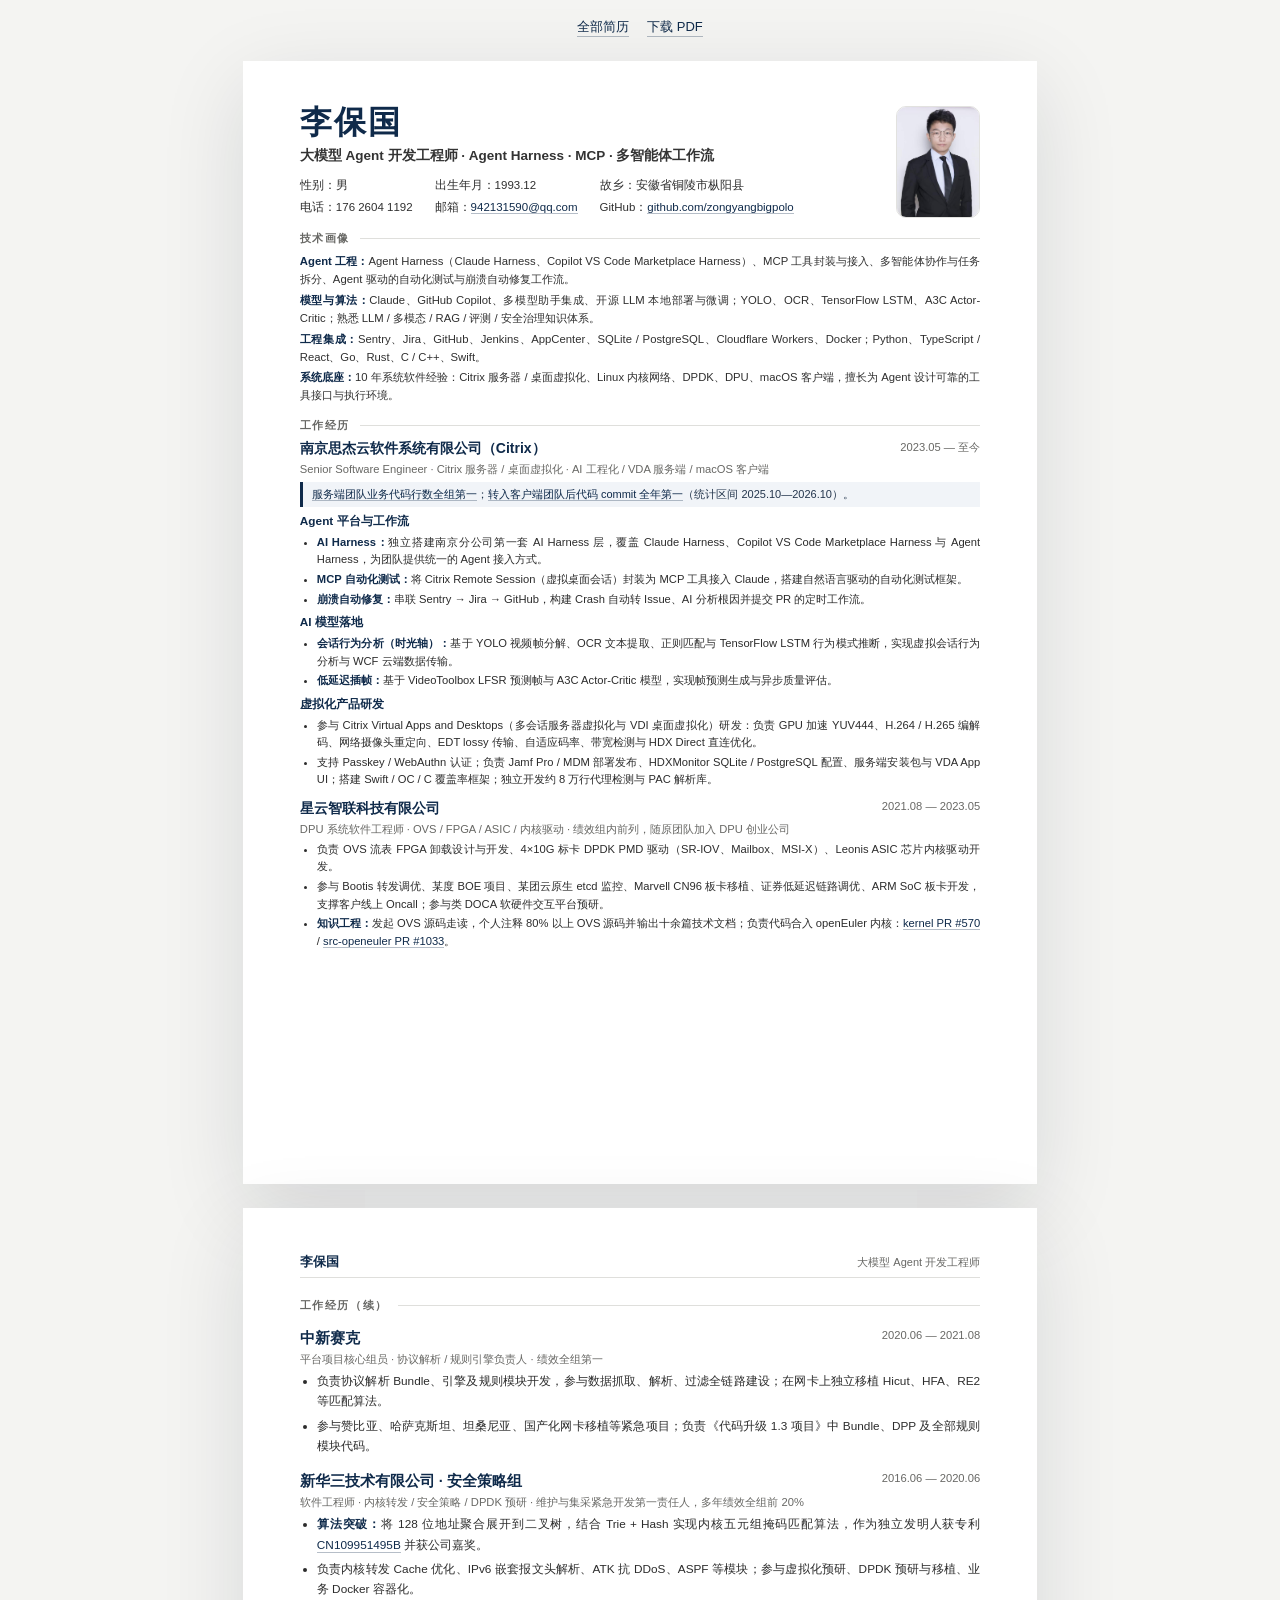
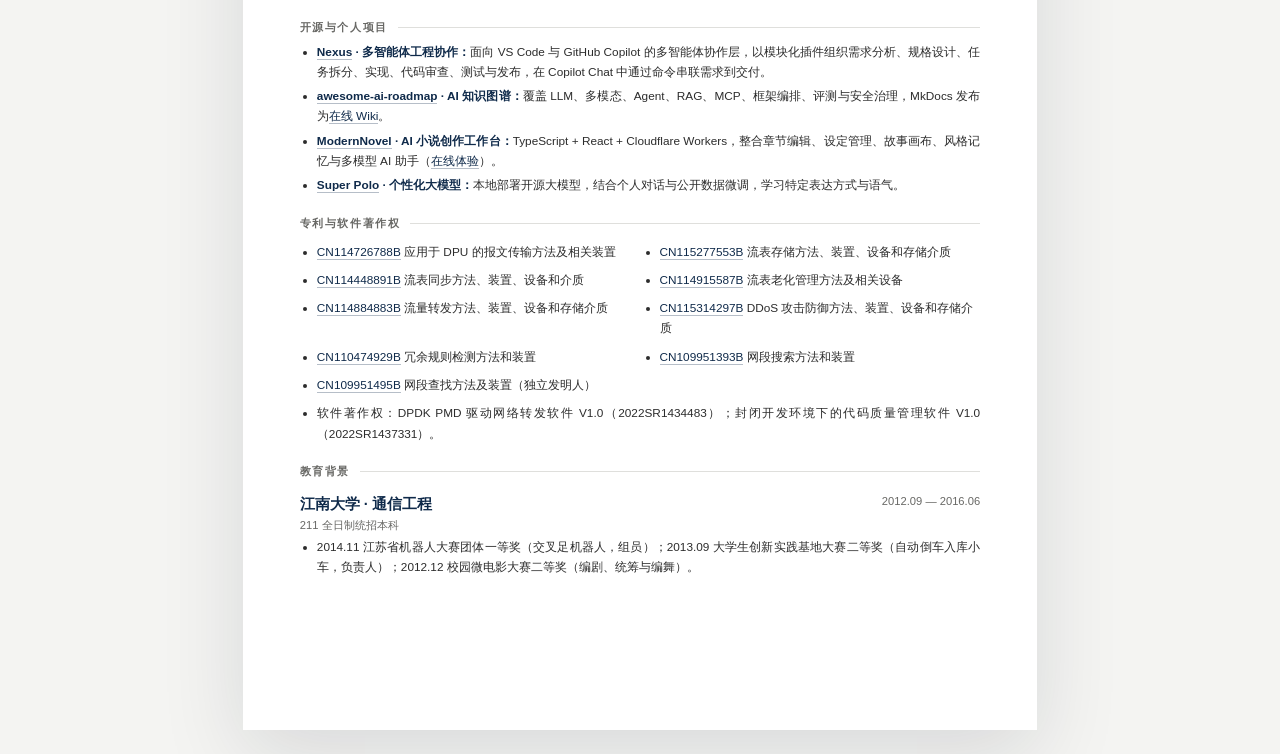
<file: resumes/llm-agent.html>
<!doctype html>
<html lang="zh-CN">
  <head>
    <meta charset="UTF-8" />
    <meta name="viewport" content="width=device-width, initial-scale=1.0" />
    <meta name="robots" content="noindex" />
    <title>李保国-大模型Agent开发工程师简历</title>
    <link rel="stylesheet" href="./styles.css" />
  </head>
  <body>
    <nav class="toolbar"><a href="./">全部简历</a><a href="./pdf/李保国-大模型Agent开发工程师简历.pdf">下载 PDF</a></nav>
    <main class="resume-doc">
      <section class="resume-page"><header class="top-profile">
  <div class="identity">
    <h1>李保国</h1>
    <p class="role">大模型 Agent 开发工程师 · Agent Harness · MCP · 多智能体工作流</p>
    <ul class="contact-list">
      <li>性别：男</li><li>出生年月：1993.12</li><li>故乡：安徽省铜陵市枞阳县</li>
      <li>电话：176 2604 1192</li><li>邮箱：<a href="mailto:942131590@qq.com">942131590@qq.com</a></li><li>GitHub：<a href="https://github.com/zongyangbigpolo">github.com/zongyangbigpolo</a></li>
    </ul>
  </div>
  <section class="photo-box"><img src="./avatar.jpg" alt="李保国证件照" /></section>
</header><section class="block"><div class="section-divider">技术画像</div><div class="skill-lines"><p><strong>Agent 工程：</strong>Agent Harness（Claude Harness、Copilot VS Code Marketplace Harness）、MCP 工具封装与接入、多智能体协作与任务拆分、Agent 驱动的自动化测试与崩溃自动修复工作流。</p><p><strong>模型与算法：</strong>Claude、GitHub Copilot、多模型助手集成、开源 LLM 本地部署与微调；YOLO、OCR、TensorFlow LSTM、A3C Actor-Critic；熟悉 LLM / 多模态 / RAG / 评测 / 安全治理知识体系。</p><p><strong>工程集成：</strong>Sentry、Jira、GitHub、Jenkins、AppCenter、SQLite / PostgreSQL、Cloudflare Workers、Docker；Python、TypeScript / React、Go、Rust、C / C++、Swift。</p><p><strong>系统底座：</strong>10 年系统软件经验：Citrix 服务器 / 桌面虚拟化、Linux 内核网络、DPDK、DPU、macOS 客户端，擅长为 Agent 设计可靠的工具接口与执行环境。</p></div></section><section class="block"><div class="section-divider">工作经历</div><article class="entry"><div class="entry-header"><div><h2>南京思杰云软件系统有限公司（Citrix）</h2><p>Senior Software Engineer · Citrix 服务器 / 桌面虚拟化 · AI 工程化 / VDA 服务端 / macOS 客户端</p></div><time>2023.05 — 至今</time></div><p class="entry-note"><a href="https://raw.githubusercontent.com/zongyangbigpolo/dazhanxiaokala/main/resume-assets/images/server-code-contributions.jpg">服务端团队业务代码行数全组第一</a>；<a href="https://raw.githubusercontent.com/zongyangbigpolo/dazhanxiaokala/main/resume-assets/images/client-commit-contributions-2025-2026.png">转入客户端团队后代码 commit 全年第一</a>（统计区间 2025.10—2026.10）。</p><h3 class="subsection-title">Agent 平台与工作流</h3><ul><li><strong>AI Harness：</strong>独立搭建南京分公司第一套 AI Harness 层，覆盖 Claude Harness、Copilot VS Code Marketplace Harness 与 Agent Harness，为团队提供统一的 Agent 接入方式。</li><li><strong>MCP 自动化测试：</strong>将 Citrix Remote Session（虚拟桌面会话）封装为 MCP 工具接入 Claude，搭建自然语言驱动的自动化测试框架。</li><li><strong>崩溃自动修复：</strong>串联 Sentry → Jira → GitHub，构建 Crash 自动转 Issue、AI 分析根因并提交 PR 的定时工作流。</li></ul><h3 class="subsection-title">AI 模型落地</h3><ul><li><strong>会话行为分析（时光轴）：</strong>基于 YOLO 视频帧分解、OCR 文本提取、正则匹配与 TensorFlow LSTM 行为模式推断，实现虚拟会话行为分析与 WCF 云端数据传输。</li><li><strong>低延迟插帧：</strong>基于 VideoToolbox LFSR 预测帧与 A3C Actor-Critic 模型，实现帧预测生成与异步质量评估。</li></ul><h3 class="subsection-title">虚拟化产品研发</h3><ul><li>参与 Citrix Virtual Apps and Desktops（多会话服务器虚拟化与 VDI 桌面虚拟化）研发：负责 GPU 加速 YUV444、H.264 / H.265 编解码、网络摄像头重定向、EDT lossy 传输、自适应码率、带宽检测与 HDX Direct 直连优化。</li><li>支持 Passkey / WebAuthn 认证；负责 Jamf Pro / MDM 部署发布、HDXMonitor SQLite / PostgreSQL 配置、服务端安装包与 VDA App UI；搭建 Swift / OC / C 覆盖率框架；独立开发约 8 万行代理检测与 PAC 解析库。</li></ul></article><article class="entry"><div class="entry-header"><div><h2>星云智联科技有限公司</h2><p>DPU 系统软件工程师 · OVS / FPGA / ASIC / 内核驱动 · 绩效组内前列，随原团队加入 DPU 创业公司</p></div><time>2021.08 — 2023.05</time></div><ul><li>负责 OVS 流表 FPGA 卸载设计与开发、4×10G 标卡 DPDK PMD 驱动（SR-IOV、Mailbox、MSI-X）、Leonis ASIC 芯片内核驱动开发。</li><li>参与 Bootis 转发调优、某度 BOE 项目、某团云原生 etcd 监控、Marvell CN96 板卡移植、证券低延迟链路调优、ARM SoC 板卡开发，支撑客户线上 Oncall；参与类 DOCA 软硬件交互平台预研。</li><li><strong>知识工程：</strong>发起 OVS 源码走读，个人注释 80% 以上 OVS 源码并输出十余篇技术文档；负责代码合入 openEuler 内核：<a href="https://gitee.com/openeuler/kernel/pulls/570">kernel PR #570</a> / <a href="https://gitee.com/src-openeuler/kernel/pulls/1033">src-openeuler PR #1033</a>。</li></ul></article></section></section>
      <section class="resume-page"><div class="page-head"><strong>李保国</strong><span>大模型 Agent 开发工程师</span></div><section class="block"><div class="section-divider">工作经历（续）</div><article class="entry"><div class="entry-header"><div><h2>中新赛克</h2><p>平台项目核心组员 · 协议解析 / 规则引擎负责人 · 绩效全组第一</p></div><time>2020.06 — 2021.08</time></div><ul><li>负责协议解析 Bundle、引擎及规则模块开发，参与数据抓取、解析、过滤全链路建设；在网卡上独立移植 Hicut、HFA、RE2 等匹配算法。</li><li>参与赞比亚、哈萨克斯坦、坦桑尼亚、国产化网卡移植等紧急项目；负责《代码升级 1.3 项目》中 Bundle、DPP 及全部规则模块代码。</li></ul></article><article class="entry"><div class="entry-header"><div><h2>新华三技术有限公司 · 安全策略组</h2><p>软件工程师 · 内核转发 / 安全策略 / DPDK 预研 · 维护与集采紧急开发第一责任人，多年绩效全组前 20%</p></div><time>2016.06 — 2020.06</time></div><ul><li><strong>算法突破：</strong>将 128 位地址聚合展开到二叉树，结合 Trie + Hash 实现内核五元组掩码匹配算法，作为独立发明人获专利 <a href="https://patents.google.com/patent/CN109951495B/zh">CN109951495B</a> 并获公司嘉奖。</li><li>负责内核转发 Cache 优化、IPv6 嵌套报文头解析、ATK 抗 DDoS、ASPF 等模块；参与虚拟化预研、DPDK 预研与移植、业务 Docker 容器化。</li></ul></article></section><section class="block"><div class="section-divider">开源与个人项目</div><ul class="compact-list"><li><strong><a href="https://github.com/zongyangbigpolo/Nexus">Nexus</a> · 多智能体工程协作：</strong>面向 VS Code 与 GitHub Copilot 的多智能体协作层，以模块化插件组织需求分析、规格设计、任务拆分、实现、代码审查、测试与发布，在 Copilot Chat 中通过命令串联需求到交付。</li><li><strong><a href="https://github.com/zongyangbigpolo/awesome-ai-roadmap">awesome-ai-roadmap</a> · AI 知识图谱：</strong>覆盖 LLM、多模态、Agent、RAG、MCP、框架编排、评测与安全治理，MkDocs 发布为<a href="https://zongyangbigpolo.github.io/awesome-ai-roadmap/">在线 Wiki</a>。</li><li><strong><a href="https://github.com/zongyangbigpolo/ModernNovel">ModernNovel</a> · AI 小说创作工作台：</strong>TypeScript + React + Cloudflare Workers，整合章节编辑、设定管理、故事画布、风格记忆与多模型 AI 助手（<a href="https://modernnovel.zongyangpolo.workers.dev/">在线体验</a>）。</li><li><strong><a href="https://github.com/zongyangbigpolo/Super-Polo-Custom-LLM-Builder">Super Polo</a> · 个性化大模型：</strong>本地部署开源大模型，结合个人对话与公开数据微调，学习特定表达方式与语气。</li></ul></section><section class="block"><div class="section-divider">专利与软件著作权</div><ul class="compact-list two-col"><li><a href="https://patents.google.com/patent/CN114726788B/zh">CN114726788B</a> 应用于 DPU 的报文传输方法及相关装置</li><li><a href="https://patents.google.com/patent/CN115277553B/zh">CN115277553B</a> 流表存储方法、装置、设备和存储介质</li><li><a href="https://patents.google.com/patent/CN114448891B/zh">CN114448891B</a> 流表同步方法、装置、设备和介质</li><li><a href="https://patents.google.com/patent/CN114915587B/zh">CN114915587B</a> 流表老化管理方法及相关设备</li><li><a href="https://patents.google.com/patent/CN114884883B/zh">CN114884883B</a> 流量转发方法、装置、设备和存储介质</li><li><a href="https://patents.google.com/patent/CN115314297B/zh">CN115314297B</a> DDoS 攻击防御方法、装置、设备和存储介质</li><li><a href="https://patents.google.com/patent/CN110474929B/zh">CN110474929B</a> 冗余规则检测方法和装置</li><li><a href="https://patents.google.com/patent/CN109951393B/zh">CN109951393B</a> 网段搜索方法和装置</li><li><a href="https://patents.google.com/patent/CN109951495B/zh">CN109951495B</a> 网段查找方法及装置（独立发明人）</li></ul><ul class="compact-list"><li>软件著作权：DPDK PMD 驱动网络转发软件 V1.0（2022SR1434483）；封闭开发环境下的代码质量管理软件 V1.0（2022SR1437331）。</li></ul></section><section class="block"><div class="section-divider">教育背景</div><article class="entry"><div class="entry-header"><div><h2>江南大学 · 通信工程</h2><p>211 全日制统招本科</p></div><time>2012.09 — 2016.06</time></div><ul><li>2014.11 江苏省机器人大赛团体一等奖（交叉足机器人，组员）；2013.09 大学生创新实践基地大赛二等奖（自动倒车入库小车，负责人）；2012.12 校园微电影大赛二等奖（编剧、统筹与编舞）。</li></ul></article></section></section>
    </main>
  </body>
</html>
</file>
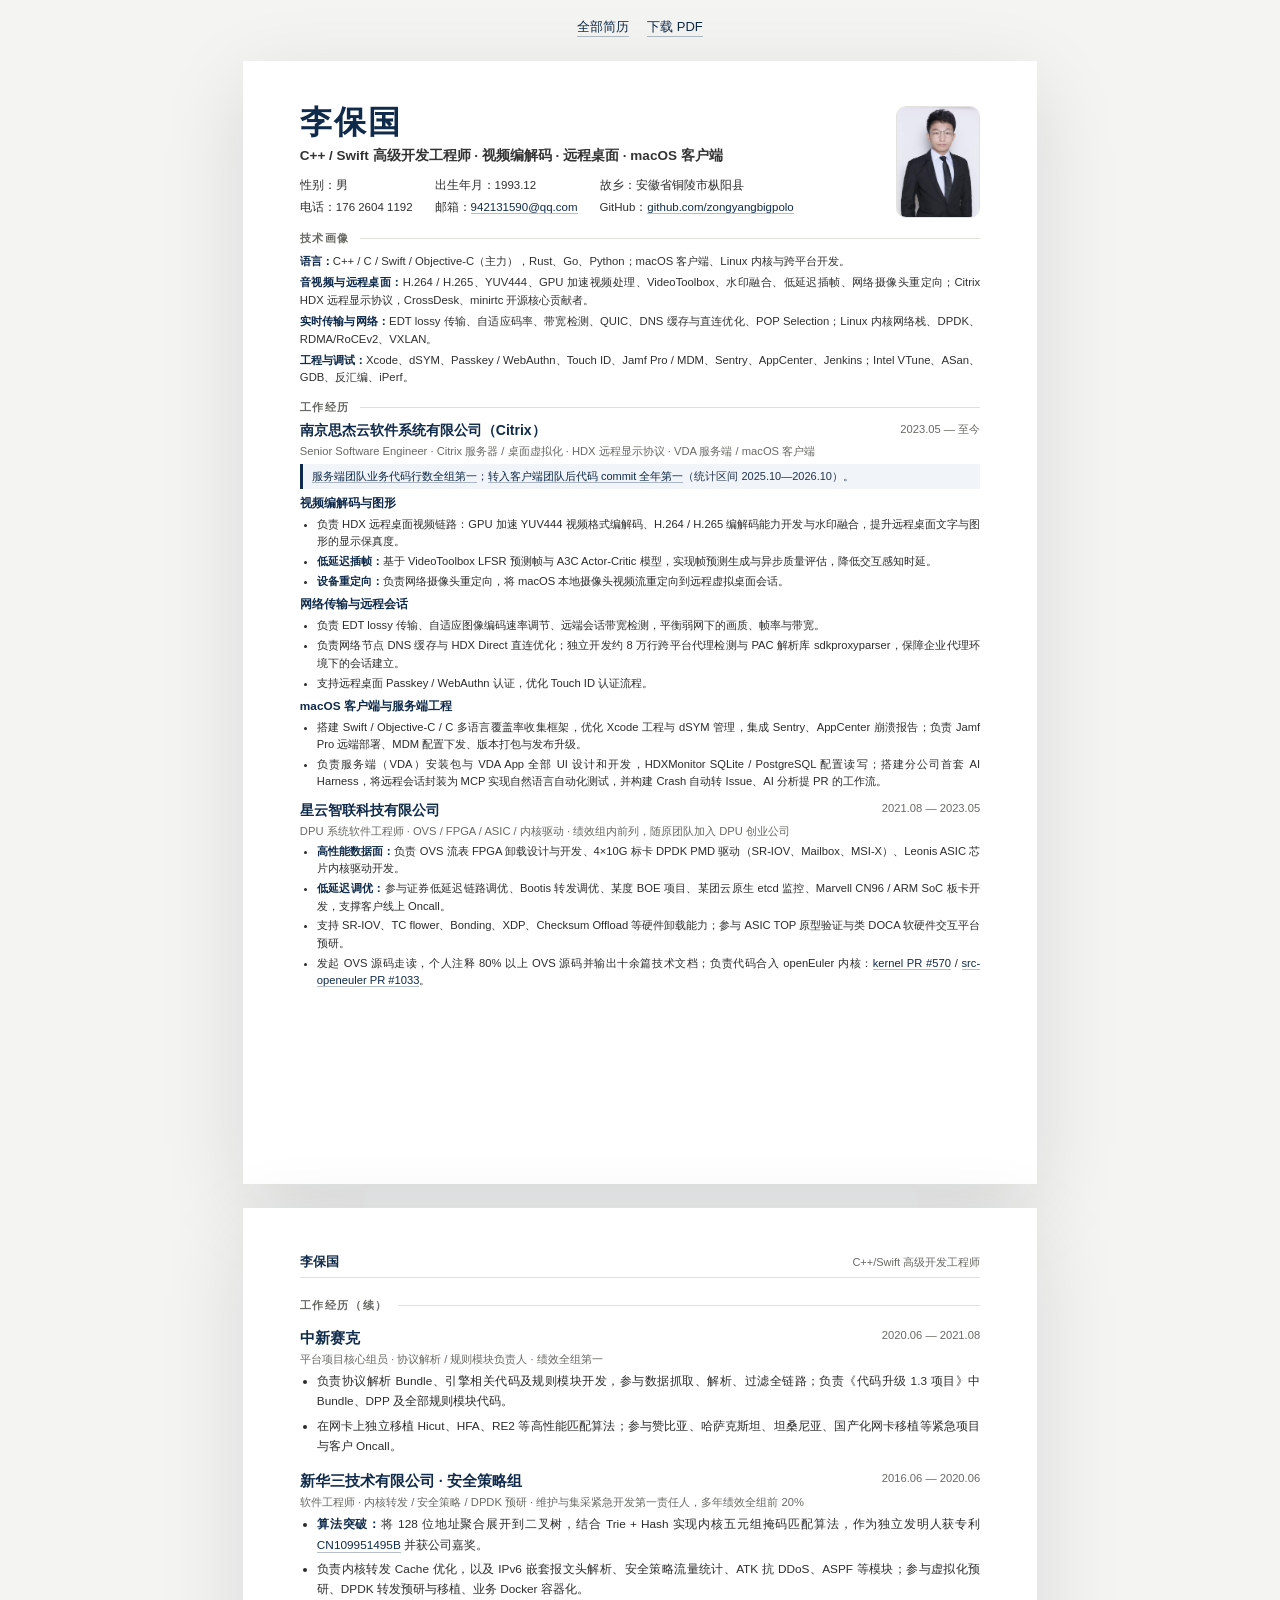
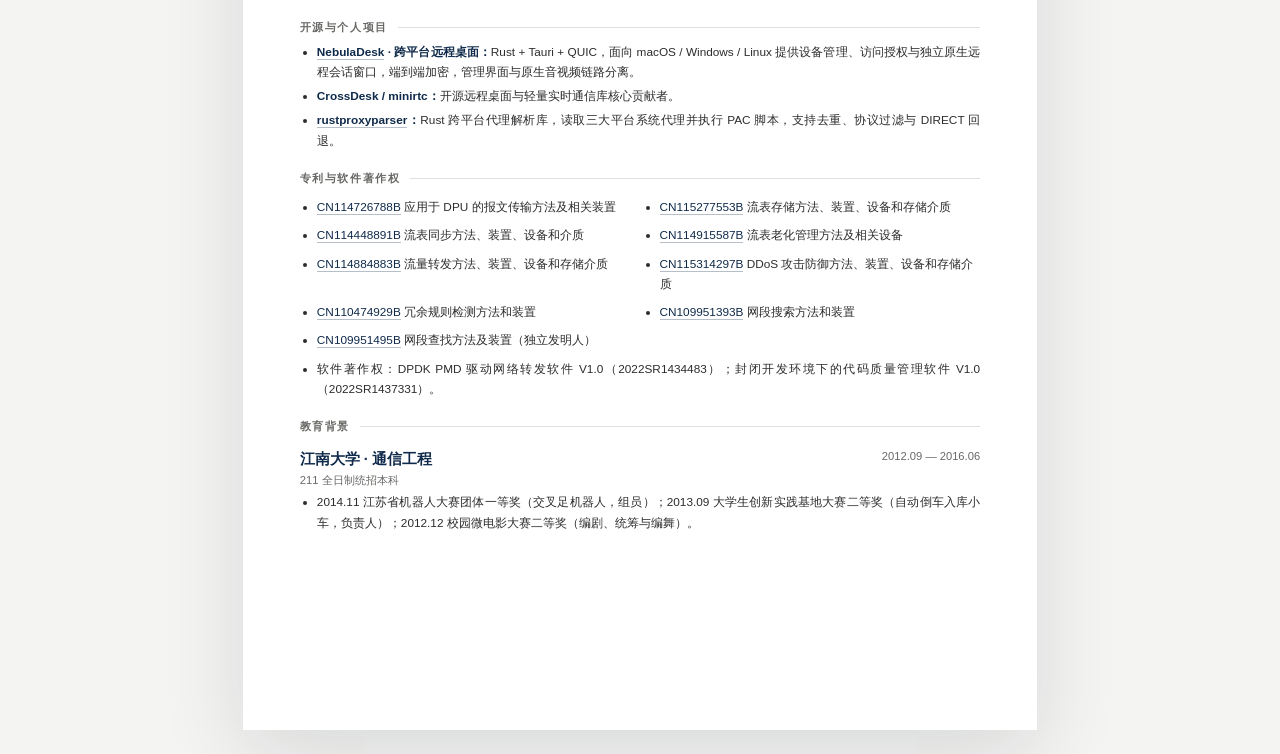
<file: resumes/video-remote-desktop.html>
<!doctype html>
<html lang="zh-CN">
  <head>
    <meta charset="UTF-8" />
    <meta name="viewport" content="width=device-width, initial-scale=1.0" />
    <meta name="robots" content="noindex" />
    <title>李保国-C++Swift高级开发工程师简历</title>
    <link rel="stylesheet" href="./styles.css" />
  </head>
  <body>
    <nav class="toolbar"><a href="./">全部简历</a><a href="./pdf/李保国-C++Swift高级开发工程师简历.pdf">下载 PDF</a></nav>
    <main class="resume-doc">
      <section class="resume-page"><header class="top-profile">
  <div class="identity">
    <h1>李保国</h1>
    <p class="role">C++ / Swift 高级开发工程师 · 视频编解码 · 远程桌面 · macOS 客户端</p>
    <ul class="contact-list">
      <li>性别：男</li><li>出生年月：1993.12</li><li>故乡：安徽省铜陵市枞阳县</li>
      <li>电话：176 2604 1192</li><li>邮箱：<a href="mailto:942131590@qq.com">942131590@qq.com</a></li><li>GitHub：<a href="https://github.com/zongyangbigpolo">github.com/zongyangbigpolo</a></li>
    </ul>
  </div>
  <section class="photo-box"><img src="./avatar.jpg" alt="李保国证件照" /></section>
</header><section class="block"><div class="section-divider">技术画像</div><div class="skill-lines"><p><strong>语言：</strong>C++ / C / Swift / Objective-C（主力），Rust、Go、Python；macOS 客户端、Linux 内核与跨平台开发。</p><p><strong>音视频与远程桌面：</strong>H.264 / H.265、YUV444、GPU 加速视频处理、VideoToolbox、水印融合、低延迟插帧、网络摄像头重定向；Citrix HDX 远程显示协议，CrossDesk、minirtc 开源核心贡献者。</p><p><strong>实时传输与网络：</strong>EDT lossy 传输、自适应码率、带宽检测、QUIC、DNS 缓存与直连优化、POP Selection；Linux 内核网络栈、DPDK、RDMA/RoCEv2、VXLAN。</p><p><strong>工程与调试：</strong>Xcode、dSYM、Passkey / WebAuthn、Touch ID、Jamf Pro / MDM、Sentry、AppCenter、Jenkins；Intel VTune、ASan、GDB、反汇编、iPerf。</p></div></section><section class="block"><div class="section-divider">工作经历</div><article class="entry"><div class="entry-header"><div><h2>南京思杰云软件系统有限公司（Citrix）</h2><p>Senior Software Engineer · Citrix 服务器 / 桌面虚拟化 · HDX 远程显示协议 · VDA 服务端 / macOS 客户端</p></div><time>2023.05 — 至今</time></div><p class="entry-note"><a href="https://raw.githubusercontent.com/zongyangbigpolo/dazhanxiaokala/main/resume-assets/images/server-code-contributions.jpg">服务端团队业务代码行数全组第一</a>；<a href="https://raw.githubusercontent.com/zongyangbigpolo/dazhanxiaokala/main/resume-assets/images/client-commit-contributions-2025-2026.png">转入客户端团队后代码 commit 全年第一</a>（统计区间 2025.10—2026.10）。</p><h3 class="subsection-title">视频编解码与图形</h3><ul><li>负责 HDX 远程桌面视频链路：GPU 加速 YUV444 视频格式编解码、H.264 / H.265 编解码能力开发与水印融合，提升远程桌面文字与图形的显示保真度。</li><li><strong>低延迟插帧：</strong>基于 VideoToolbox LFSR 预测帧与 A3C Actor-Critic 模型，实现帧预测生成与异步质量评估，降低交互感知时延。</li><li><strong>设备重定向：</strong>负责网络摄像头重定向，将 macOS 本地摄像头视频流重定向到远程虚拟桌面会话。</li></ul><h3 class="subsection-title">网络传输与远程会话</h3><ul><li>负责 EDT lossy 传输、自适应图像编码速率调节、远端会话带宽检测，平衡弱网下的画质、帧率与带宽。</li><li>负责网络节点 DNS 缓存与 HDX Direct 直连优化；独立开发约 8 万行跨平台代理检测与 PAC 解析库 sdkproxyparser，保障企业代理环境下的会话建立。</li><li>支持远程桌面 Passkey / WebAuthn 认证，优化 Touch ID 认证流程。</li></ul><h3 class="subsection-title">macOS 客户端与服务端工程</h3><ul><li>搭建 Swift / Objective-C / C 多语言覆盖率收集框架，优化 Xcode 工程与 dSYM 管理，集成 Sentry、AppCenter 崩溃报告；负责 Jamf Pro 远端部署、MDM 配置下发、版本打包与发布升级。</li><li>负责服务端（VDA）安装包与 VDA App 全部 UI 设计和开发，HDXMonitor SQLite / PostgreSQL 配置读写；搭建分公司首套 AI Harness，将远程会话封装为 MCP 实现自然语言自动化测试，并构建 Crash 自动转 Issue、AI 分析提 PR 的工作流。</li></ul></article><article class="entry"><div class="entry-header"><div><h2>星云智联科技有限公司</h2><p>DPU 系统软件工程师 · OVS / FPGA / ASIC / 内核驱动 · 绩效组内前列，随原团队加入 DPU 创业公司</p></div><time>2021.08 — 2023.05</time></div><ul><li><strong>高性能数据面：</strong>负责 OVS 流表 FPGA 卸载设计与开发、4×10G 标卡 DPDK PMD 驱动（SR-IOV、Mailbox、MSI-X）、Leonis ASIC 芯片内核驱动开发。</li><li><strong>低延迟调优：</strong>参与证券低延迟链路调优、Bootis 转发调优、某度 BOE 项目、某团云原生 etcd 监控、Marvell CN96 / ARM SoC 板卡开发，支撑客户线上 Oncall。</li><li>支持 SR-IOV、TC flower、Bonding、XDP、Checksum Offload 等硬件卸载能力；参与 ASIC TOP 原型验证与类 DOCA 软硬件交互平台预研。</li><li>发起 OVS 源码走读，个人注释 80% 以上 OVS 源码并输出十余篇技术文档；负责代码合入 openEuler 内核：<a href="https://gitee.com/openeuler/kernel/pulls/570">kernel PR #570</a> / <a href="https://gitee.com/src-openeuler/kernel/pulls/1033">src-openeuler PR #1033</a>。</li></ul></article></section></section>
      <section class="resume-page"><div class="page-head"><strong>李保国</strong><span>C++/Swift 高级开发工程师</span></div><section class="block"><div class="section-divider">工作经历（续）</div><article class="entry"><div class="entry-header"><div><h2>中新赛克</h2><p>平台项目核心组员 · 协议解析 / 规则模块负责人 · 绩效全组第一</p></div><time>2020.06 — 2021.08</time></div><ul><li>负责协议解析 Bundle、引擎相关代码及规则模块开发，参与数据抓取、解析、过滤全链路；负责《代码升级 1.3 项目》中 Bundle、DPP 及全部规则模块代码。</li><li>在网卡上独立移植 Hicut、HFA、RE2 等高性能匹配算法；参与赞比亚、哈萨克斯坦、坦桑尼亚、国产化网卡移植等紧急项目与客户 Oncall。</li></ul></article><article class="entry"><div class="entry-header"><div><h2>新华三技术有限公司 · 安全策略组</h2><p>软件工程师 · 内核转发 / 安全策略 / DPDK 预研 · 维护与集采紧急开发第一责任人，多年绩效全组前 20%</p></div><time>2016.06 — 2020.06</time></div><ul><li><strong>算法突破：</strong>将 128 位地址聚合展开到二叉树，结合 Trie + Hash 实现内核五元组掩码匹配算法，作为独立发明人获专利 <a href="https://patents.google.com/patent/CN109951495B/zh">CN109951495B</a> 并获公司嘉奖。</li><li>负责内核转发 Cache 优化，以及 IPv6 嵌套报文头解析、安全策略流量统计、ATK 抗 DDoS、ASPF 等模块；参与虚拟化预研、DPDK 转发预研与移植、业务 Docker 容器化。</li></ul></article></section><section class="block"><div class="section-divider">开源与个人项目</div><ul class="compact-list"><li><strong><a href="https://github.com/zongyangbigpolo/NebulaDesk">NebulaDesk</a> · 跨平台远程桌面：</strong>Rust + Tauri + QUIC，面向 macOS / Windows / Linux 提供设备管理、访问授权与独立原生远程会话窗口，端到端加密，管理界面与原生音视频链路分离。</li><li><strong>CrossDesk / minirtc：</strong>开源远程桌面与轻量实时通信库核心贡献者。</li><li><strong><a href="https://github.com/zongyangbigpolo/rustproxyparser">rustproxyparser</a>：</strong>Rust 跨平台代理解析库，读取三大平台系统代理并执行 PAC 脚本，支持去重、协议过滤与 DIRECT 回退。</li></ul></section><section class="block"><div class="section-divider">专利与软件著作权</div><ul class="compact-list two-col"><li><a href="https://patents.google.com/patent/CN114726788B/zh">CN114726788B</a> 应用于 DPU 的报文传输方法及相关装置</li><li><a href="https://patents.google.com/patent/CN115277553B/zh">CN115277553B</a> 流表存储方法、装置、设备和存储介质</li><li><a href="https://patents.google.com/patent/CN114448891B/zh">CN114448891B</a> 流表同步方法、装置、设备和介质</li><li><a href="https://patents.google.com/patent/CN114915587B/zh">CN114915587B</a> 流表老化管理方法及相关设备</li><li><a href="https://patents.google.com/patent/CN114884883B/zh">CN114884883B</a> 流量转发方法、装置、设备和存储介质</li><li><a href="https://patents.google.com/patent/CN115314297B/zh">CN115314297B</a> DDoS 攻击防御方法、装置、设备和存储介质</li><li><a href="https://patents.google.com/patent/CN110474929B/zh">CN110474929B</a> 冗余规则检测方法和装置</li><li><a href="https://patents.google.com/patent/CN109951393B/zh">CN109951393B</a> 网段搜索方法和装置</li><li><a href="https://patents.google.com/patent/CN109951495B/zh">CN109951495B</a> 网段查找方法及装置（独立发明人）</li></ul><ul class="compact-list"><li>软件著作权：DPDK PMD 驱动网络转发软件 V1.0（2022SR1434483）；封闭开发环境下的代码质量管理软件 V1.0（2022SR1437331）。</li></ul></section><section class="block"><div class="section-divider">教育背景</div><article class="entry"><div class="entry-header"><div><h2>江南大学 · 通信工程</h2><p>211 全日制统招本科</p></div><time>2012.09 — 2016.06</time></div><ul><li>2014.11 江苏省机器人大赛团体一等奖（交叉足机器人，组员）；2013.09 大学生创新实践基地大赛二等奖（自动倒车入库小车，负责人）；2012.12 校园微电影大赛二等奖（编剧、统筹与编舞）。</li></ul></article></section></section>
    </main>
  </body>
</html>
</file>
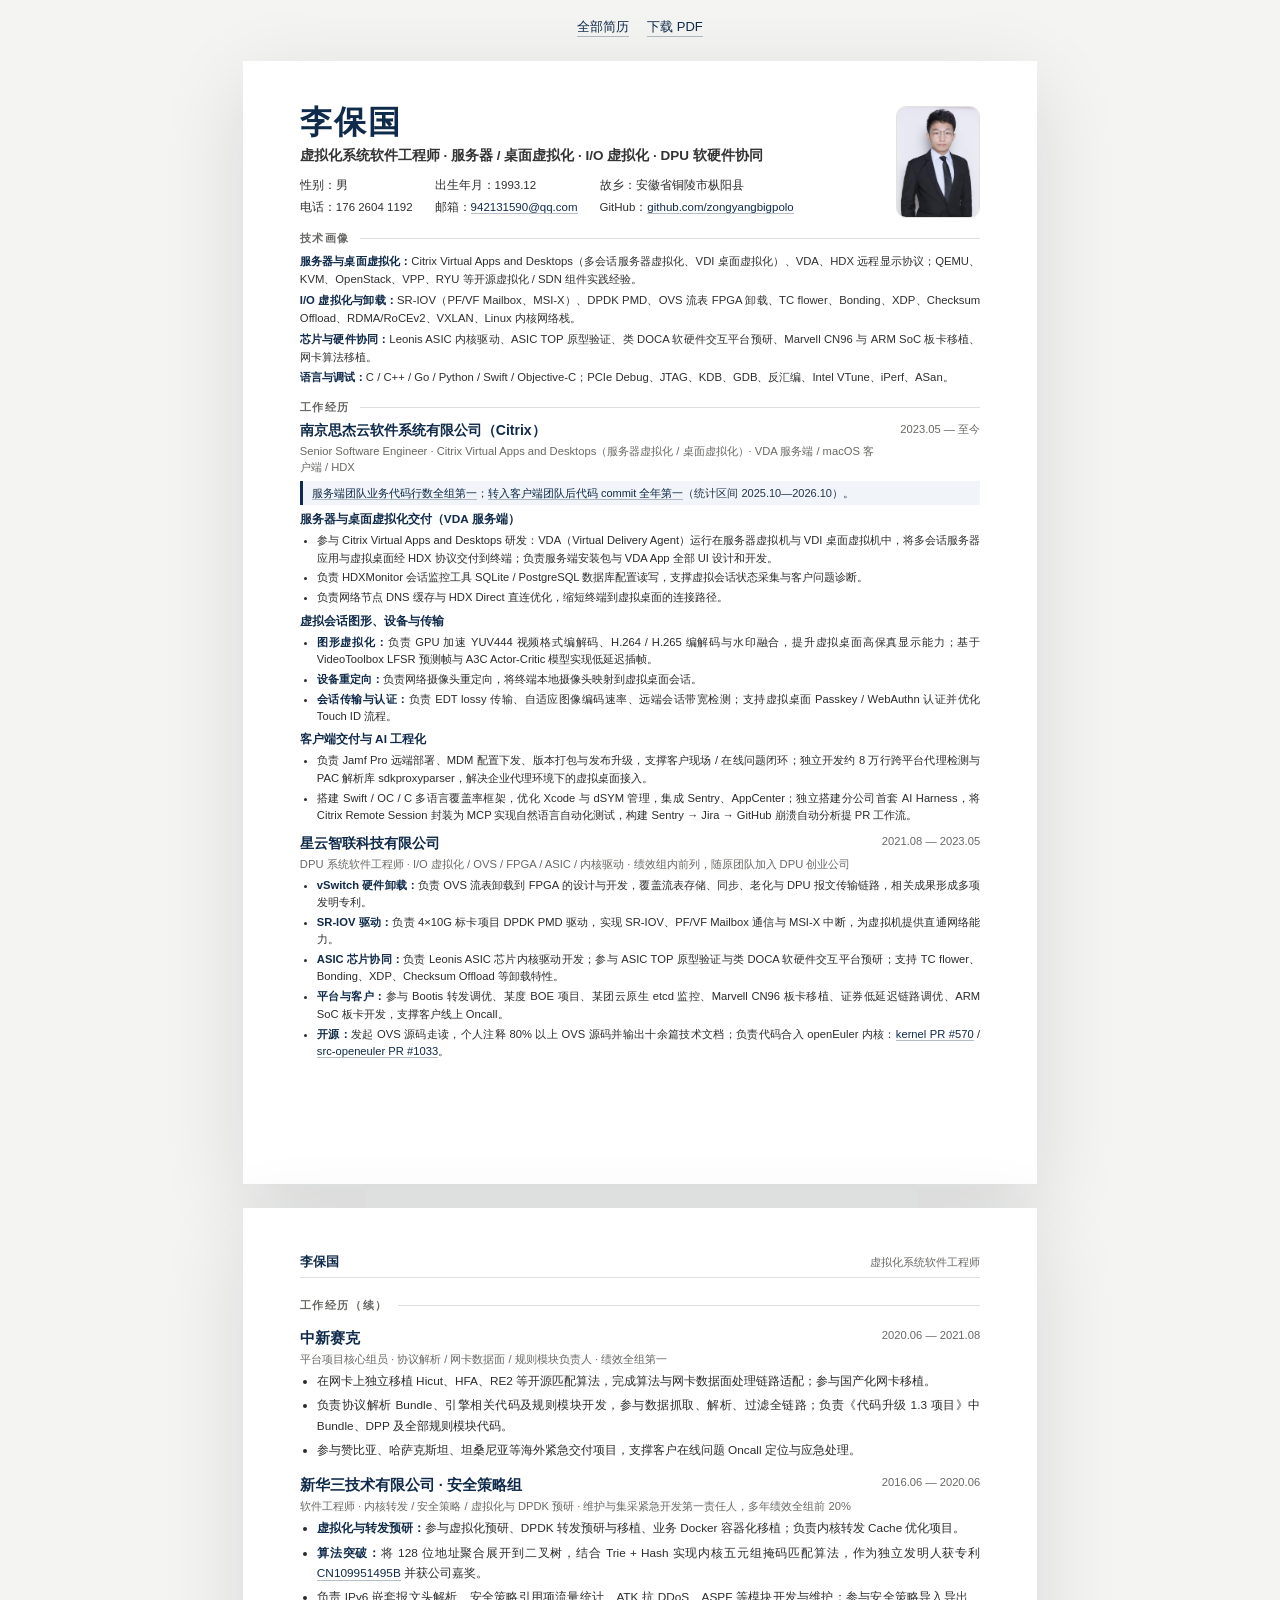
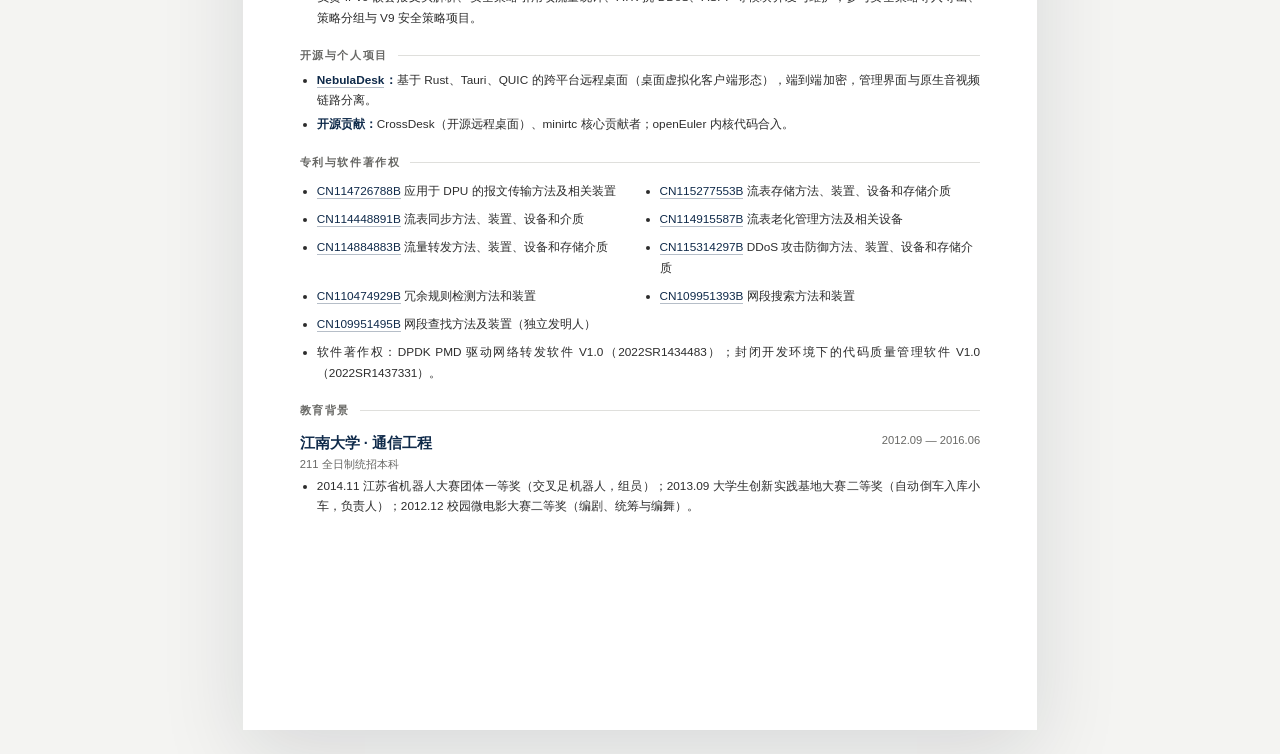
<file: resumes/virtualization.html>
<!doctype html>
<html lang="zh-CN">
  <head>
    <meta charset="UTF-8" />
    <meta name="viewport" content="width=device-width, initial-scale=1.0" />
    <meta name="robots" content="noindex" />
    <title>李保国-虚拟化系统软件工程师简历</title>
    <link rel="stylesheet" href="./styles.css" />
  </head>
  <body>
    <nav class="toolbar"><a href="./">全部简历</a><a href="./pdf/李保国-虚拟化系统软件工程师简历.pdf">下载 PDF</a></nav>
    <main class="resume-doc">
      <section class="resume-page"><header class="top-profile">
  <div class="identity">
    <h1>李保国</h1>
    <p class="role">虚拟化系统软件工程师 · 服务器 / 桌面虚拟化 · I/O 虚拟化 · DPU 软硬件协同</p>
    <ul class="contact-list">
      <li>性别：男</li><li>出生年月：1993.12</li><li>故乡：安徽省铜陵市枞阳县</li>
      <li>电话：176 2604 1192</li><li>邮箱：<a href="mailto:942131590@qq.com">942131590@qq.com</a></li><li>GitHub：<a href="https://github.com/zongyangbigpolo">github.com/zongyangbigpolo</a></li>
    </ul>
  </div>
  <section class="photo-box"><img src="./avatar.jpg" alt="李保国证件照" /></section>
</header><section class="block"><div class="section-divider">技术画像</div><div class="skill-lines"><p><strong>服务器与桌面虚拟化：</strong>Citrix Virtual Apps and Desktops（多会话服务器虚拟化、VDI 桌面虚拟化）、VDA、HDX 远程显示协议；QEMU、KVM、OpenStack、VPP、RYU 等开源虚拟化 / SDN 组件实践经验。</p><p><strong>I/O 虚拟化与卸载：</strong>SR-IOV（PF/VF Mailbox、MSI-X）、DPDK PMD、OVS 流表 FPGA 卸载、TC flower、Bonding、XDP、Checksum Offload、RDMA/RoCEv2、VXLAN、Linux 内核网络栈。</p><p><strong>芯片与硬件协同：</strong>Leonis ASIC 内核驱动、ASIC TOP 原型验证、类 DOCA 软硬件交互平台预研、Marvell CN96 与 ARM SoC 板卡移植、网卡算法移植。</p><p><strong>语言与调试：</strong>C / C++ / Go / Python / Swift / Objective-C；PCIe Debug、JTAG、KDB、GDB、反汇编、Intel VTune、iPerf、ASan。</p></div></section><section class="block"><div class="section-divider">工作经历</div><article class="entry"><div class="entry-header"><div><h2>南京思杰云软件系统有限公司（Citrix）</h2><p>Senior Software Engineer · Citrix Virtual Apps and Desktops（服务器虚拟化 / 桌面虚拟化）· VDA 服务端 / macOS 客户端 / HDX</p></div><time>2023.05 — 至今</time></div><p class="entry-note"><a href="https://raw.githubusercontent.com/zongyangbigpolo/dazhanxiaokala/main/resume-assets/images/server-code-contributions.jpg">服务端团队业务代码行数全组第一</a>；<a href="https://raw.githubusercontent.com/zongyangbigpolo/dazhanxiaokala/main/resume-assets/images/client-commit-contributions-2025-2026.png">转入客户端团队后代码 commit 全年第一</a>（统计区间 2025.10—2026.10）。</p><h3 class="subsection-title">服务器与桌面虚拟化交付（VDA 服务端）</h3><ul><li>参与 Citrix Virtual Apps and Desktops 研发：VDA（Virtual Delivery Agent）运行在服务器虚拟机与 VDI 桌面虚拟机中，将多会话服务器应用与虚拟桌面经 HDX 协议交付到终端；负责服务端安装包与 VDA App 全部 UI 设计和开发。</li><li>负责 HDXMonitor 会话监控工具 SQLite / PostgreSQL 数据库配置读写，支撑虚拟会话状态采集与客户问题诊断。</li><li>负责网络节点 DNS 缓存与 HDX Direct 直连优化，缩短终端到虚拟桌面的连接路径。</li></ul><h3 class="subsection-title">虚拟会话图形、设备与传输</h3><ul><li><strong>图形虚拟化：</strong>负责 GPU 加速 YUV444 视频格式编解码、H.264 / H.265 编解码与水印融合，提升虚拟桌面高保真显示能力；基于 VideoToolbox LFSR 预测帧与 A3C Actor-Critic 模型实现低延迟插帧。</li><li><strong>设备重定向：</strong>负责网络摄像头重定向，将终端本地摄像头映射到虚拟桌面会话。</li><li><strong>会话传输与认证：</strong>负责 EDT lossy 传输、自适应图像编码速率、远端会话带宽检测；支持虚拟桌面 Passkey / WebAuthn 认证并优化 Touch ID 流程。</li></ul><h3 class="subsection-title">客户端交付与 AI 工程化</h3><ul><li>负责 Jamf Pro 远端部署、MDM 配置下发、版本打包与发布升级，支撑客户现场 / 在线问题闭环；独立开发约 8 万行跨平台代理检测与 PAC 解析库 sdkproxyparser，解决企业代理环境下的虚拟桌面接入。</li><li>搭建 Swift / OC / C 多语言覆盖率框架，优化 Xcode 与 dSYM 管理，集成 Sentry、AppCenter；独立搭建分公司首套 AI Harness，将 Citrix Remote Session 封装为 MCP 实现自然语言自动化测试，构建 Sentry → Jira → GitHub 崩溃自动分析提 PR 工作流。</li></ul></article><article class="entry"><div class="entry-header"><div><h2>星云智联科技有限公司</h2><p>DPU 系统软件工程师 · I/O 虚拟化 / OVS / FPGA / ASIC / 内核驱动 · 绩效组内前列，随原团队加入 DPU 创业公司</p></div><time>2021.08 — 2023.05</time></div><ul><li><strong>vSwitch 硬件卸载：</strong>负责 OVS 流表卸载到 FPGA 的设计与开发，覆盖流表存储、同步、老化与 DPU 报文传输链路，相关成果形成多项发明专利。</li><li><strong>SR-IOV 驱动：</strong>负责 4×10G 标卡项目 DPDK PMD 驱动，实现 SR-IOV、PF/VF Mailbox 通信与 MSI-X 中断，为虚拟机提供直通网络能力。</li><li><strong>ASIC 芯片协同：</strong>负责 Leonis ASIC 芯片内核驱动开发；参与 ASIC TOP 原型验证与类 DOCA 软硬件交互平台预研；支持 TC flower、Bonding、XDP、Checksum Offload 等卸载特性。</li><li><strong>平台与客户：</strong>参与 Bootis 转发调优、某度 BOE 项目、某团云原生 etcd 监控、Marvell CN96 板卡移植、证券低延迟链路调优、ARM SoC 板卡开发，支撑客户线上 Oncall。</li><li><strong>开源：</strong>发起 OVS 源码走读，个人注释 80% 以上 OVS 源码并输出十余篇技术文档；负责代码合入 openEuler 内核：<a href="https://gitee.com/openeuler/kernel/pulls/570">kernel PR #570</a> / <a href="https://gitee.com/src-openeuler/kernel/pulls/1033">src-openeuler PR #1033</a>。</li></ul></article></section></section>
      <section class="resume-page"><div class="page-head"><strong>李保国</strong><span>虚拟化系统软件工程师</span></div><section class="block"><div class="section-divider">工作经历（续）</div><article class="entry"><div class="entry-header"><div><h2>中新赛克</h2><p>平台项目核心组员 · 协议解析 / 网卡数据面 / 规则模块负责人 · 绩效全组第一</p></div><time>2020.06 — 2021.08</time></div><ul><li>在网卡上独立移植 Hicut、HFA、RE2 等开源匹配算法，完成算法与网卡数据面处理链路适配；参与国产化网卡移植。</li><li>负责协议解析 Bundle、引擎相关代码及规则模块开发，参与数据抓取、解析、过滤全链路；负责《代码升级 1.3 项目》中 Bundle、DPP 及全部规则模块代码。</li><li>参与赞比亚、哈萨克斯坦、坦桑尼亚等海外紧急交付项目，支撑客户在线问题 Oncall 定位与应急处理。</li></ul></article><article class="entry"><div class="entry-header"><div><h2>新华三技术有限公司 · 安全策略组</h2><p>软件工程师 · 内核转发 / 安全策略 / 虚拟化与 DPDK 预研 · 维护与集采紧急开发第一责任人，多年绩效全组前 20%</p></div><time>2016.06 — 2020.06</time></div><ul><li><strong>虚拟化与转发预研：</strong>参与虚拟化预研、DPDK 转发预研与移植、业务 Docker 容器化移植；负责内核转发 Cache 优化项目。</li><li><strong>算法突破：</strong>将 128 位地址聚合展开到二叉树，结合 Trie + Hash 实现内核五元组掩码匹配算法，作为独立发明人获专利 <a href="https://patents.google.com/patent/CN109951495B/zh">CN109951495B</a> 并获公司嘉奖。</li><li>负责 IPv6 嵌套报文头解析、安全策略引用项流量统计、ATK 抗 DDoS、ASPF 等模块开发与维护；参与安全策略导入导出、策略分组与 V9 安全策略项目。</li></ul></article></section><section class="block"><div class="section-divider">开源与个人项目</div><ul class="compact-list"><li><strong><a href="https://github.com/zongyangbigpolo/NebulaDesk">NebulaDesk</a>：</strong>基于 Rust、Tauri、QUIC 的跨平台远程桌面（桌面虚拟化客户端形态），端到端加密，管理界面与原生音视频链路分离。</li><li><strong>开源贡献：</strong>CrossDesk（开源远程桌面）、minirtc 核心贡献者；openEuler 内核代码合入。</li></ul></section><section class="block"><div class="section-divider">专利与软件著作权</div><ul class="compact-list two-col"><li><a href="https://patents.google.com/patent/CN114726788B/zh">CN114726788B</a> 应用于 DPU 的报文传输方法及相关装置</li><li><a href="https://patents.google.com/patent/CN115277553B/zh">CN115277553B</a> 流表存储方法、装置、设备和存储介质</li><li><a href="https://patents.google.com/patent/CN114448891B/zh">CN114448891B</a> 流表同步方法、装置、设备和介质</li><li><a href="https://patents.google.com/patent/CN114915587B/zh">CN114915587B</a> 流表老化管理方法及相关设备</li><li><a href="https://patents.google.com/patent/CN114884883B/zh">CN114884883B</a> 流量转发方法、装置、设备和存储介质</li><li><a href="https://patents.google.com/patent/CN115314297B/zh">CN115314297B</a> DDoS 攻击防御方法、装置、设备和存储介质</li><li><a href="https://patents.google.com/patent/CN110474929B/zh">CN110474929B</a> 冗余规则检测方法和装置</li><li><a href="https://patents.google.com/patent/CN109951393B/zh">CN109951393B</a> 网段搜索方法和装置</li><li><a href="https://patents.google.com/patent/CN109951495B/zh">CN109951495B</a> 网段查找方法及装置（独立发明人）</li></ul><ul class="compact-list"><li>软件著作权：DPDK PMD 驱动网络转发软件 V1.0（2022SR1434483）；封闭开发环境下的代码质量管理软件 V1.0（2022SR1437331）。</li></ul></section><section class="block"><div class="section-divider">教育背景</div><article class="entry"><div class="entry-header"><div><h2>江南大学 · 通信工程</h2><p>211 全日制统招本科</p></div><time>2012.09 — 2016.06</time></div><ul><li>2014.11 江苏省机器人大赛团体一等奖（交叉足机器人，组员）；2013.09 大学生创新实践基地大赛二等奖（自动倒车入库小车，负责人）；2012.12 校园微电影大赛二等奖（编剧、统筹与编舞）。</li></ul></article></section></section>
    </main>
  </body>
</html>
</file>
<file: styles.css>
:root {
  color-scheme: light;
  font-family: -apple-system, BlinkMacSystemFont, "Segoe UI", "PingFang SC", "Microsoft YaHei", sans-serif;
  color: #222;
  background: #fff;
  line-height: 1.8;
}

* { box-sizing: border-box; }

body {
  max-width: 920px;
  margin: 36px auto 64px;
  padding: 0 28px;
  font-size: 15px;
  overflow-wrap: anywhere;
}

h1, h2, h3, h4 { line-height: 1.5; color: #111; }
h1 { margin: 0 0 8px; font-size: 28px; }
h2 { margin: 30px 0 14px; padding-bottom: 6px; border-bottom: 1px solid #ddd; font-size: 21px; }
h3 { margin: 20px 0 6px; font-size: 17px; }
h4 { margin: 16px 0 6px; font-size: 15px; }
p { margin: 8px 0; }
ul, ol { margin: 10px 0; padding-left: 24px; }
li { margin: 5px 0; }
article + article { margin-top: 26px; }
a { color: #195b9b; text-underline-offset: 3px; }
a:hover { color: #103f6e; }
a:focus-visible { outline: 2px solid #195b9b; outline-offset: 3px; }
.entry-meta { margin-top: 0; color: #555; font-size: 14px; }
.profile-heading { display: flex; align-items: center; justify-content: space-between; gap: 16px; }
.profile-heading h1 { margin: 0; }
.language-switch { padding: 5px 12px; border: 1px solid #bbb; border-radius: 3px; font-size: 14px; text-decoration: none; }
.language-switch:hover { background: #f5f5f5; }

nav {
  display: flex;
  flex-wrap: wrap;
  gap: 6px 20px;
  margin-top: 18px;
  font-size: 14px;
}

@media (max-width: 600px) {
  body { margin-top: 22px; padding-inline: 18px; }
  h1 { font-size: 26px; }
  h2 { font-size: 20px; }
}

@media print {
  body { max-width: none; margin: 0; padding: 0; font-size: 11pt; }
  nav, .language-switch { display: none; }
  a { color: inherit; }
  h2, h3, h4 { break-after: avoid; }
  li { break-inside: avoid; }
}
</file>
<file: resumes/original/styles.css>
:root {
  --page-bg: #f4f4f2;
  --paper: #ffffff;
  --ink: #151515;
  --muted: #686865;
  --line: #dfdfdc;
  --accent: #0f172a;
}

* {
  box-sizing: border-box;
}

body {
  margin: 0;
  background: var(--page-bg);
  color: var(--ink);
  font-family:
    -apple-system, BlinkMacSystemFont, "SF Pro Display", "Helvetica Neue",
    "PingFang SC", "Microsoft YaHei", sans-serif;
}

.resume-doc {
  display: grid;
  gap: 24px;
  padding: 24px 0;
}

.resume-page {
  width: 210mm;
  min-height: 297mm;
  margin: 0 auto;
  padding: 20mm 22mm;
  background: var(--paper);
  box-shadow: 0 24px 80px rgb(15 23 42 / 12%);
}

.top-profile {
  display: flex;
  align-items: flex-start;
  justify-content: space-between;
  gap: 32px;
}

.identity h1 {
  margin: 0;
  color: var(--accent);
  font-size: 38px;
  font-weight: 660;
  line-height: 1;
  letter-spacing: -0.055em;
}

.role {
  margin: 10px 0 18px;
  color: var(--muted);
  font-size: 14px;
}

.contact-list {
  display: grid;
  grid-template-columns: repeat(2, minmax(0, 1fr));
  gap: 8px 22px;
  max-width: 580px;
  margin: 0;
  padding: 0;
  list-style: none;
}

.contact-list li {
  color: #2f2f2f;
  font-size: 12.5px;
  line-height: 1.45;
}

.photo-box {
  display: grid;
  flex: 0 0 auto;
  width: 104px;
  height: 132px;
  place-items: center;
  overflow: hidden;
  border: 1px solid #e2e2df;
  border-radius: 18px;
  background: #f2f2f0;
  color: #9a9a94;
  font-size: 12px;
  letter-spacing: 0.18em;
}

.photo-box img {
  width: 100%;
  height: 100%;
  object-fit: cover;
  display: block;
}

.skills-section,
.experience-section,
.project-section,
.education-section,
.certificate-section,
.summary-section,
.patent-section {
  margin-top: 24px;
}

.section-divider {
  display: flex;
  align-items: center;
  gap: 10px;
  margin-bottom: 14px;
  color: var(--muted);
  font-size: 11px;
  font-weight: 700;
  letter-spacing: 0.12em;
}

.section-divider::after {
  display: block;
  flex: 1;
  height: 1px;
  background: var(--line);
  content: "";
}

.skill-lines {
  display: grid;
  gap: 6px;
}

.skill-lines p,
.summary-section p,
.tool-columns p {
  margin: 0;
  color: #303030;
  font-size: 12px;
  line-height: 1.65;
}

.skill-lines strong {
  color: var(--accent);
  font-weight: 680;
}

.entry {
  margin-top: 18px;
}

.entry:first-of-type {
  margin-top: 0;
}

.entry-header,
.education-row {
  display: flex;
  align-items: flex-start;
  justify-content: space-between;
  gap: 18px;
}

.entry-header h2,
.education-row h2,
.tool-columns h3 {
  margin: 0;
  color: var(--accent);
  font-size: 15px;
  font-weight: 680;
}

.entry-header p,
.education-row p {
  margin: 5px 0 0;
  color: var(--muted);
  font-size: 12px;
}

.entry-note {
  margin: 8px 0 0;
  color: var(--muted);
  font-size: 12px;
  line-height: 1.55;
}

.subsection-title {
  margin: 12px 0 0;
  color: var(--accent);
  font-size: 12.5px;
  font-weight: 680;
}

a {
  color: var(--accent);
  text-decoration: none;
  border-bottom: 1px solid rgba(15, 23, 42, 0.28);
}

time {
  flex: 0 0 auto;
  color: var(--muted);
  font-size: 12px;
  white-space: nowrap;
}

.entry ul,
.award-list {
  margin: 12px 0 0;
  padding-left: 18px;
}

.entry li,
.award-list li {
  margin: 6px 0;
  color: #2c2c2c;
  font-size: 12.3px;
  line-height: 1.62;
}

.tool-columns {
  display: grid;
  grid-template-columns: repeat(2, 1fr);
  gap: 28px;
}

.tool-columns h3,
.patent-columns h3 {
  margin-bottom: 8px;
  font-size: 13px;
}

.patent-columns {
  display: grid;
  gap: 14px;
}

.compact-list {
  margin: 0;
  padding-left: 18px;
}

.compact-list li {
  margin: 5px 0;
  color: #2c2c2c;
  font-size: 11.5px;
  line-height: 1.55;
}

@media print {
  @page {
    size: A4;
    margin: 0;
  }

  body {
    background: #fff;
  }

  .resume-doc {
    display: block;
    padding: 0;
    gap: 0;
  }

  .resume-page {
    width: 210mm;
    min-height: 0;
    margin: 0;
    padding: 12mm 16mm;
    box-shadow: none;
  }

  .page-two {
    break-before: page;
  }

  .skills-section,
  .experience-section,
  .project-section,
  .education-section,
  .certificate-section,
  .summary-section,
  .patent-section {
    margin-top: 15px;
  }

  .section-divider {
    margin-bottom: 9px;
  }

  .entry {
    margin-top: 12px;
  }

  .entry ul,
  .award-list {
    margin-top: 8px;
  }

  .entry li,
  .award-list li,
  .compact-list li {
    margin: 3px 0;
    line-height: 1.5;
  }

  .subsection-title {
    margin-top: 9px;
  }
}
</file>
<file: resumes/v1/styles.css>
:root {
  --page-bg: #f4f4f2;
  --paper: #ffffff;
  --ink: #151515;
  --muted: #686865;
  --line: #dfdfdc;
  --accent: #0f172a;
}

* {
  box-sizing: border-box;
}

body {
  margin: 0;
  background: var(--page-bg);
  color: var(--ink);
  font-family:
    -apple-system, BlinkMacSystemFont, "SF Pro Display", "Helvetica Neue",
    "PingFang SC", "Microsoft YaHei", sans-serif;
}

.resume-doc {
  display: grid;
  gap: 24px;
  padding: 24px 0;
}

.resume-page {
  width: 210mm;
  min-height: 297mm;
  margin: 0 auto;
  padding: 20mm 22mm;
  background: var(--paper);
  box-shadow: 0 24px 80px rgb(15 23 42 / 12%);
}

.top-profile {
  display: flex;
  align-items: flex-start;
  justify-content: space-between;
  gap: 32px;
}

.identity h1 {
  margin: 0;
  color: var(--accent);
  font-size: 38px;
  font-weight: 660;
  line-height: 1;
  letter-spacing: -0.055em;
}

.role {
  margin: 10px 0 18px;
  color: var(--muted);
  font-size: 14px;
}

.contact-list {
  display: grid;
  grid-template-columns: repeat(2, minmax(0, 1fr));
  gap: 10px 22px;
  max-width: 580px;
  margin: 0;
  padding: 0;
  list-style: none;
}

.contact-list li {
  color: #2f2f2f;
  font-size: 12.5px;
  line-height: 1.45;
}

.photo-box {
  display: grid;
  flex: 0 0 auto;
  width: 114px;
  height: 160px;
  place-items: center;
  overflow: hidden;
  border: 1px solid #e2e2df;
  border-radius: 10px;
  background: #f2f2f0;
  color: #9a9a94;
  font-size: 12px;
  letter-spacing: 0.18em;
}

.photo-box img {
  width: 100%;
  height: 100%;
  object-fit: cover;
  display: block;
}

.skills-section,
.experience-section,
.project-section,
.education-section,
.certificate-section,
.summary-section,
.patent-section {
  margin-top: 24px;
}

.section-divider {
  display: flex;
  align-items: center;
  gap: 10px;
  margin-bottom: 14px;
  color: var(--muted);
  font-size: 11px;
  font-weight: 700;
  letter-spacing: 0.12em;
}

.section-divider::after {
  display: block;
  flex: 1;
  height: 1px;
  background: var(--line);
  content: "";
}

.skill-lines {
  display: grid;
  gap: 6px;
}

.skill-lines p,
.summary-section p,
.tool-columns p {
  margin: 0;
  color: #303030;
  font-size: 12px;
  line-height: 1.65;
}

.skill-lines strong {
  color: var(--accent);
  font-weight: 680;
}

.entry {
  margin-top: 18px;
}

.entry:first-of-type {
  margin-top: 0;
}

.entry-header,
.education-row {
  display: flex;
  align-items: flex-start;
  justify-content: space-between;
  gap: 18px;
}

.entry-header h2,
.education-row h2,
.tool-columns h3 {
  margin: 0;
  color: var(--accent);
  font-size: 15px;
  font-weight: 680;
}

.entry-header p,
.education-row p {
  margin: 5px 0 0;
  color: var(--muted);
  font-size: 12px;
}

.entry-note {
  margin: 8px 0 0;
  color: var(--muted);
  font-size: 12px;
  line-height: 1.55;
}

.subsection-title {
  margin: 12px 0 0;
  color: var(--accent);
  font-size: 12.5px;
  font-weight: 680;
}

a {
  color: var(--accent);
  text-decoration: none;
  border-bottom: 1px solid rgba(15, 23, 42, 0.28);
}

time {
  flex: 0 0 auto;
  color: var(--muted);
  font-size: 12px;
  white-space: nowrap;
}

.entry ul,
.award-list {
  margin: 12px 0 0;
  padding-left: 18px;
}

.entry li,
.award-list li {
  margin: 6px 0;
  color: #2c2c2c;
  font-size: 12.3px;
  line-height: 1.62;
}

.tool-columns {
  display: grid;
  grid-template-columns: repeat(2, 1fr);
  gap: 28px;
}

.tool-columns h3,
.patent-columns h3 {
  margin-bottom: 8px;
  font-size: 13px;
}

.patent-columns {
  display: grid;
  gap: 14px;
}

.compact-list {
  margin: 0;
  padding-left: 18px;
}

.compact-list li {
  margin: 5px 0;
  color: #2c2c2c;
  font-size: 11.5px;
  line-height: 1.55;
}

@media print {
  @page {
    size: A4;
    margin: 0;
  }

  body {
    background: #fff;
  }

  .resume-doc {
    display: block;
    padding: 0;
    gap: 0;
  }

  .resume-page {
    width: 210mm;
    min-height: 0;
    margin: 0;
    padding: 12mm 16mm;
    box-shadow: none;
  }

  .page-two {
    break-before: page;
  }

  .skills-section,
  .experience-section,
  .project-section,
  .education-section,
  .certificate-section,
  .summary-section,
  .patent-section {
    margin-top: 15px;
  }

  .section-divider {
    margin-bottom: 9px;
  }

  .entry {
    margin-top: 12px;
  }

  .entry ul,
  .award-list {
    margin-top: 8px;
  }

  .entry li,
  .award-list li,
  .compact-list li {
    margin: 3px 0;
    line-height: 1.5;
  }

  .subsection-title {
    margin-top: 9px;
  }
}
</file>
<file: resumes/v2/styles.css>
:root {
  --page-bg: #f4f4f2;
  --paper: #ffffff;
  --ink: #151515;
  --muted: #686865;
  --line: #dfdfdc;
  --accent: #0f172a;
}

* {
  box-sizing: border-box;
}

body {
  margin: 0;
  background: var(--page-bg);
  color: var(--ink);
  font-family:
    -apple-system, BlinkMacSystemFont, "SF Pro Display", "Helvetica Neue",
    "PingFang SC", "Microsoft YaHei", sans-serif;
}

.resume-doc {
  display: grid;
  gap: 24px;
  padding: 24px 0;
}

.resume-page {
  width: 210mm;
  min-height: 297mm;
  margin: 0 auto;
  padding: 20mm 22mm;
  background: var(--paper);
  box-shadow: 0 24px 80px rgb(15 23 42 / 12%);
}

.top-profile {
  display: flex;
  align-items: flex-start;
  justify-content: space-between;
  gap: 32px;
}

.identity h1 {
  margin: 0;
  color: var(--accent);
  font-size: 38px;
  font-weight: 660;
  line-height: 1;
  letter-spacing: -0.055em;
}

.role {
  margin: 10px 0 18px;
  color: var(--muted);
  font-size: 14px;
}

.contact-list {
  display: grid;
  grid-template-columns: repeat(2, minmax(0, 1fr));
  gap: 10px 22px;
  max-width: 580px;
  margin: 0;
  padding: 0;
  list-style: none;
}

.contact-list li {
  color: #2f2f2f;
  font-size: 12.5px;
  line-height: 1.45;
}

.photo-box {
  display: grid;
  flex: 0 0 auto;
  width: 114px;
  height: 160px;
  place-items: center;
  overflow: hidden;
  border: 1px solid #e2e2df;
  border-radius: 10px;
  background: #f2f2f0;
  color: #9a9a94;
  font-size: 12px;
  letter-spacing: 0.18em;
}

.photo-box img {
  width: 100%;
  height: 100%;
  object-fit: cover;
  display: block;
}

.skills-section,
.experience-section,
.project-section,
.education-section,
.certificate-section,
.summary-section,
.patent-section {
  margin-top: 24px;
}

.section-divider {
  display: flex;
  align-items: center;
  gap: 10px;
  margin-bottom: 14px;
  color: var(--muted);
  font-size: 11px;
  font-weight: 700;
  letter-spacing: 0.12em;
}

.section-divider::after {
  display: block;
  flex: 1;
  height: 1px;
  background: var(--line);
  content: "";
}

.skill-lines {
  display: grid;
  gap: 6px;
}

.skill-lines p,
.summary-section p,
.tool-columns p {
  margin: 0;
  color: #303030;
  font-size: 12px;
  line-height: 1.65;
}

.skill-lines strong {
  color: var(--accent);
  font-weight: 680;
}

.entry {
  margin-top: 18px;
}

.entry:first-of-type {
  margin-top: 0;
}

.entry-header,
.education-row {
  display: flex;
  align-items: flex-start;
  justify-content: space-between;
  gap: 18px;
}

.entry-header h2,
.education-row h2,
.tool-columns h3 {
  margin: 0;
  color: var(--accent);
  font-size: 15px;
  font-weight: 680;
}

.entry-header p,
.education-row p {
  margin: 5px 0 0;
  color: var(--muted);
  font-size: 12px;
}

.entry-note {
  margin: 8px 0 0;
  color: var(--muted);
  font-size: 12px;
  line-height: 1.55;
}

.subsection-title {
  margin: 12px 0 0;
  color: var(--accent);
  font-size: 12.5px;
  font-weight: 680;
}

a {
  color: var(--accent);
  text-decoration: none;
  border-bottom: 1px solid rgba(15, 23, 42, 0.28);
}

time {
  flex: 0 0 auto;
  color: var(--muted);
  font-size: 12px;
  white-space: nowrap;
}

.entry ul,
.award-list {
  margin: 12px 0 0;
  padding-left: 18px;
}

.entry li,
.award-list li {
  margin: 6px 0;
  color: #2c2c2c;
  font-size: 12.3px;
  line-height: 1.62;
}

.tool-columns {
  display: grid;
  grid-template-columns: repeat(2, 1fr);
  gap: 28px;
}

.tool-columns h3,
.patent-columns h3 {
  margin-bottom: 8px;
  font-size: 13px;
}

.patent-columns {
  display: grid;
  gap: 14px;
}

.compact-list {
  margin: 0;
  padding-left: 18px;
}

.compact-list li {
  margin: 5px 0;
  color: #2c2c2c;
  font-size: 11.5px;
  line-height: 1.55;
}

@media print {
  @page {
    size: A4;
    margin: 0;
  }

  body {
    background: #fff;
  }

  .resume-doc {
    display: block;
    padding: 0;
    gap: 0;
  }

  .resume-page {
    width: 210mm;
    min-height: 0;
    margin: 0;
    padding: 11mm 16mm;
    box-shadow: none;
  }

  .page-two {
    break-before: page;
  }

  .skills-section,
  .experience-section,
  .project-section,
  .education-section,
  .certificate-section,
  .summary-section,
  .patent-section {
    margin-top: 15px;
  }

  .section-divider {
    margin-bottom: 9px;
  }

  .entry {
    margin-top: 12px;
  }

  .entry ul,
  .award-list {
    margin-top: 8px;
  }

  .entry li,
  .award-list li,
  .compact-list li {
    margin: 3px 0;
    line-height: 1.5;
  }

  .subsection-title {
    margin-top: 9px;
  }
}

/* Print: larger, denser type */
@media print {
  .resume-page { padding: 10mm 13mm; }
  .identity h1 { font-size: 30px; }
  .role { margin: 8px 0 12px; font-size: 15.8px; }
  .contact-list { gap: 7px 22px; }
  .contact-list li { font-size: 14.3px; }
  .skills-section, .experience-section, .project-section, .education-section, .certificate-section, .summary-section, .patent-section { margin-top: 11px; }
  .section-divider { margin-bottom: 6px; font-size: 11.5px; }
  .skill-lines { gap: 3px; }
  .skill-lines p { font-size: 14.3px; line-height: 1.5; }
  .entry { margin-top: 9px; }
  .entry-header h2, .education-row h2 { font-size: 16.8px; }
  .entry-header p, .education-row p, time { margin-top: 3px; font-size: 13.8px; }
  .subsection-title { margin-top: 6px; font-size: 14.8px; }
  .entry ul, .award-list { margin-top: 4px; }
  .entry li, .award-list li { margin: 2px 0; font-size: 14.3px; line-height: 1.48; }
  .patent-columns { gap: 8px; }
  .tool-columns h3, .patent-columns h3 { margin-bottom: 4px; font-size: 14.8px; }
  .compact-list li { margin: 1px 0; font-size: 13.6px; line-height: 1.45; }
}

.entry-header p a { white-space: nowrap; }
@media print {
  .page-one .skill-lines p, .page-one .entry li { line-height: 1.7; }
  .page-one .entry li { margin: 3px 0; }
  .page-one .experience-section, .page-one .skills-section { margin-top: 14px; }
}
@media print {
  .page-two .entry li, .page-two .award-list li { line-height: 1.44; }
  .page-two .compact-list li { line-height: 1.4; }
}
</file>
<file: resumes/styles.css>
:root {
  --page-bg: #f4f4f2;
  --paper: #fff;
  --ink: #151515;
  --muted: #686865;
  --line: #dfdfdc;
  --accent: #0f2a4a;
}

* { box-sizing: border-box; }
body {
  margin: 0;
  background: var(--page-bg);
  color: var(--ink);
  font-family: -apple-system, BlinkMacSystemFont, "SF Pro Display", "Helvetica Neue", "PingFang SC", "Microsoft YaHei", sans-serif;
}
a { color: var(--accent); text-decoration: none; border-bottom: 1px solid rgb(15 42 74 / 30%); }
.toolbar { display: flex; justify-content: center; gap: 18px; padding: 18px 0 0; font-size: 13px; }
.resume-doc { display: grid; gap: 24px; padding: 24px 0; }
.resume-page {
  width: 210mm;
  height: 297mm;
  margin: 0 auto;
  padding: 12mm 15mm;
  overflow: hidden;
  background: var(--paper);
  box-shadow: 0 24px 80px rgb(15 23 42 / 12%);
}

.top-profile { display: flex; align-items: flex-start; justify-content: space-between; gap: 28px; }
.identity h1 { margin: 0; color: var(--accent); font-size: 32px; font-weight: 680; line-height: 1; letter-spacing: .06em; }
.role { margin: 9px 0 12px; color: #333; font-size: 13.5px; font-weight: 600; }
.contact-list { display: grid; grid-template-columns: repeat(3, auto); gap: 5px 22px; margin: 0; padding: 0; list-style: none; }
.contact-list li { color: #2f2f2f; font-size: 11.5px; line-height: 1.45; white-space: nowrap; }
.photo-box { flex: 0 0 auto; width: 84px; height: 112px; overflow: hidden; border: 1px solid #e2e2df; border-radius: 10px; background: #f2f2f0; }
.photo-box img { display: block; width: 100%; height: 100%; object-fit: cover; }
.page-head { display: flex; justify-content: space-between; align-items: baseline; padding-bottom: 6px; border-bottom: 1px solid var(--line); color: var(--muted); font-size: 11px; }
.page-head strong { color: var(--accent); font-size: 13px; }

section.block { margin-top: 13px; }
.section-divider { display: flex; align-items: center; gap: 10px; margin-bottom: 7px; color: var(--muted); font-size: 11px; font-weight: 700; letter-spacing: .14em; }
.section-divider::after { display: block; flex: 1; height: 1px; background: var(--line); content: ""; }

.skill-lines { display: grid; gap: 3px; }
.skill-lines p { margin: 0; color: #303030; font-size: 11.3px; line-height: 1.58; text-align: justify; }
.skill-lines strong { color: var(--accent); }

.entry { margin-top: 11px; }
.entry:first-of-type { margin-top: 0; }
.entry-header { display: flex; align-items: flex-start; justify-content: space-between; gap: 18px; }
.entry-header h2 { margin: 0; color: var(--accent); font-size: 14px; font-weight: 700; }
.entry-header p { margin: 3px 0 0; color: var(--muted); font-size: 11.2px; line-height: 1.45; }
time { flex: 0 0 auto; color: var(--muted); font-size: 11.2px; white-space: nowrap; }
.entry-note { margin: 5px 0 0; padding: 4px 9px; border-left: 3px solid var(--accent); background: #f1f4f8; color: #24364d; font-size: 11px; line-height: 1.5; }
.subsection-title { margin: 7px 0 0; color: var(--accent); font-size: 11.8px; font-weight: 700; }
.entry ul, .compact-list { margin: 4px 0 0; padding-left: 17px; }
.entry li, .compact-list li { margin: 2.5px 0; color: #2c2c2c; font-size: 11.2px; line-height: 1.55; text-align: justify; }
.entry li strong, .compact-list li strong { color: var(--accent); }
.two-col { display: grid; grid-template-columns: repeat(2, minmax(0, 1fr)); gap: 0 22px; }
.two-col li { text-align: left; }

.resume-page + .resume-page section.block { margin-top: 20px; }
.resume-page + .resume-page .entry { margin-top: 16px; }
.resume-page + .resume-page .entry li, .resume-page + .resume-page .compact-list li { margin: 4px 0; font-size: 11.8px; line-height: 1.72; }
.resume-page + .resume-page .entry-header h2 { font-size: 14.5px; }

@media print {
  @page { size: A4; margin: 0; }
  body { background: #fff; }
  .toolbar { display: none; }
  .resume-doc { display: block; padding: 0; }
  .resume-page { margin: 0; box-shadow: none; break-after: page; }
  .resume-page:last-child { break-after: auto; }
}
</file>
